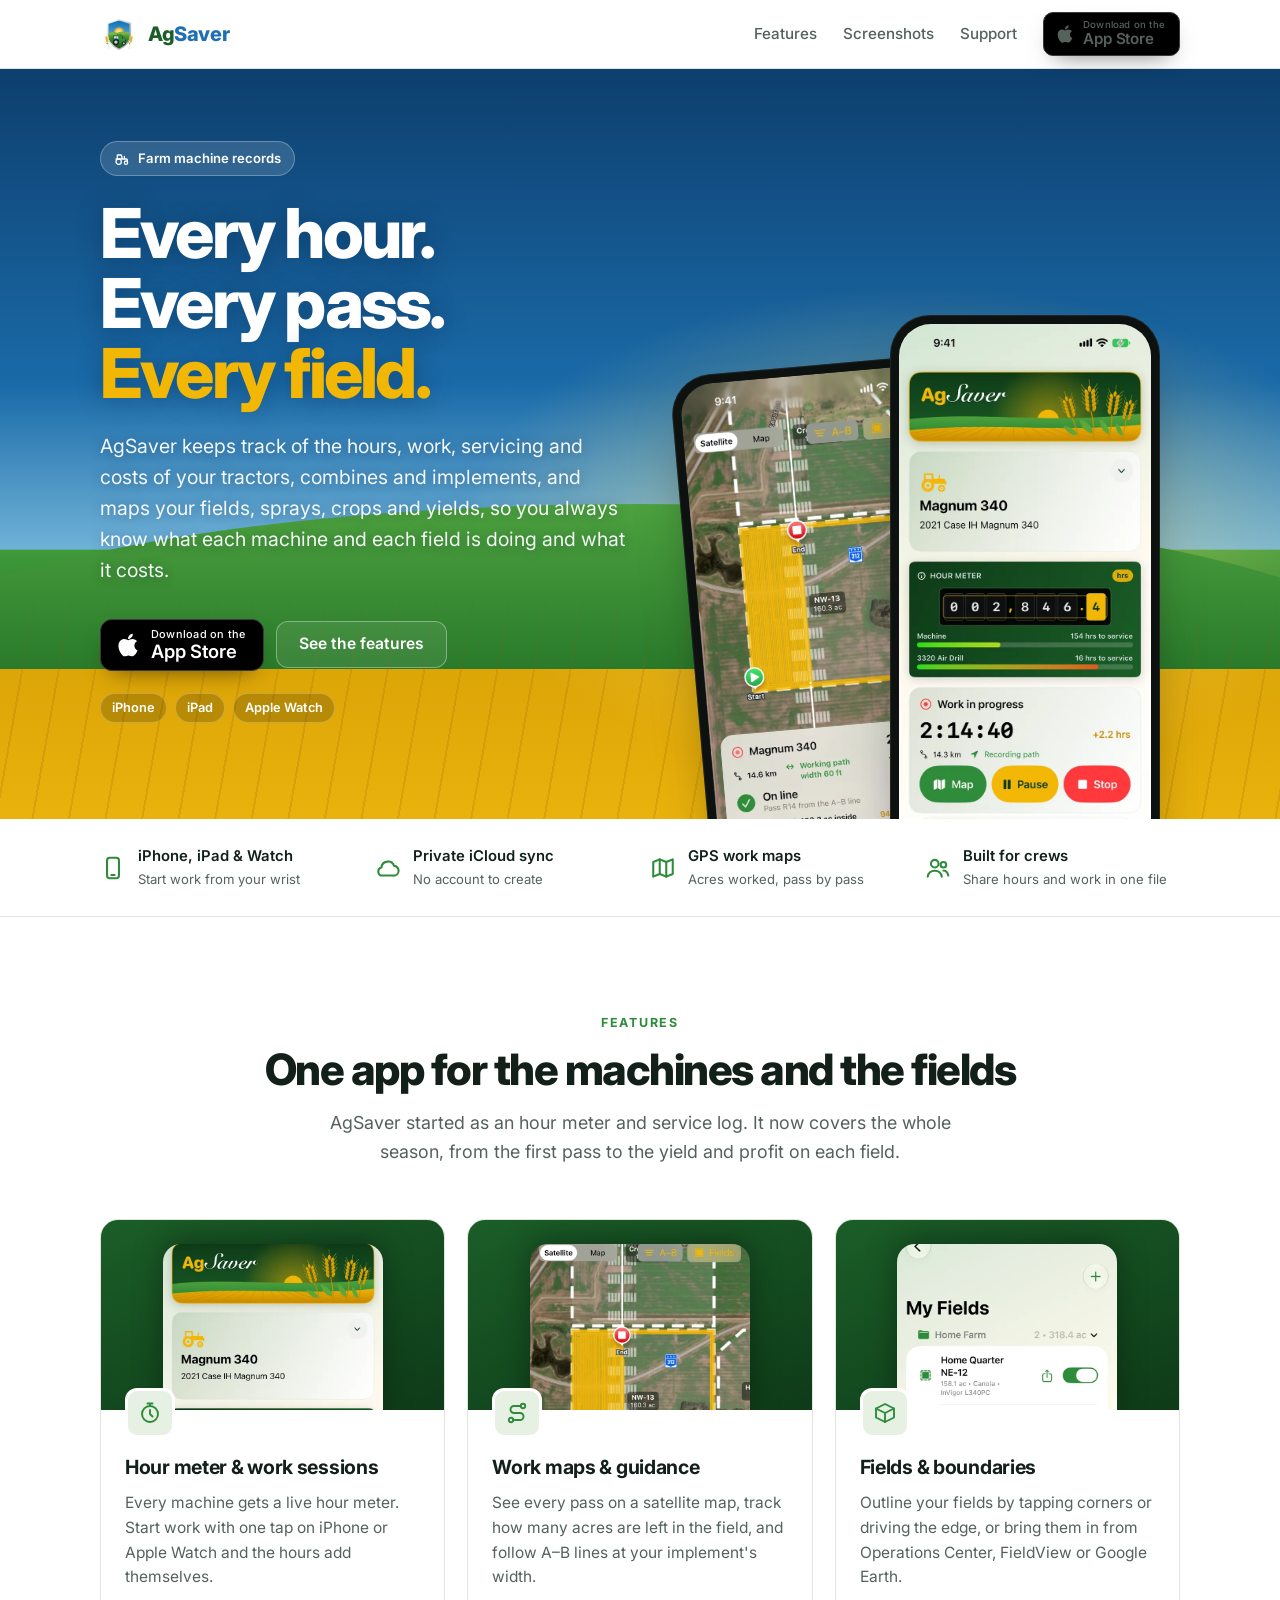
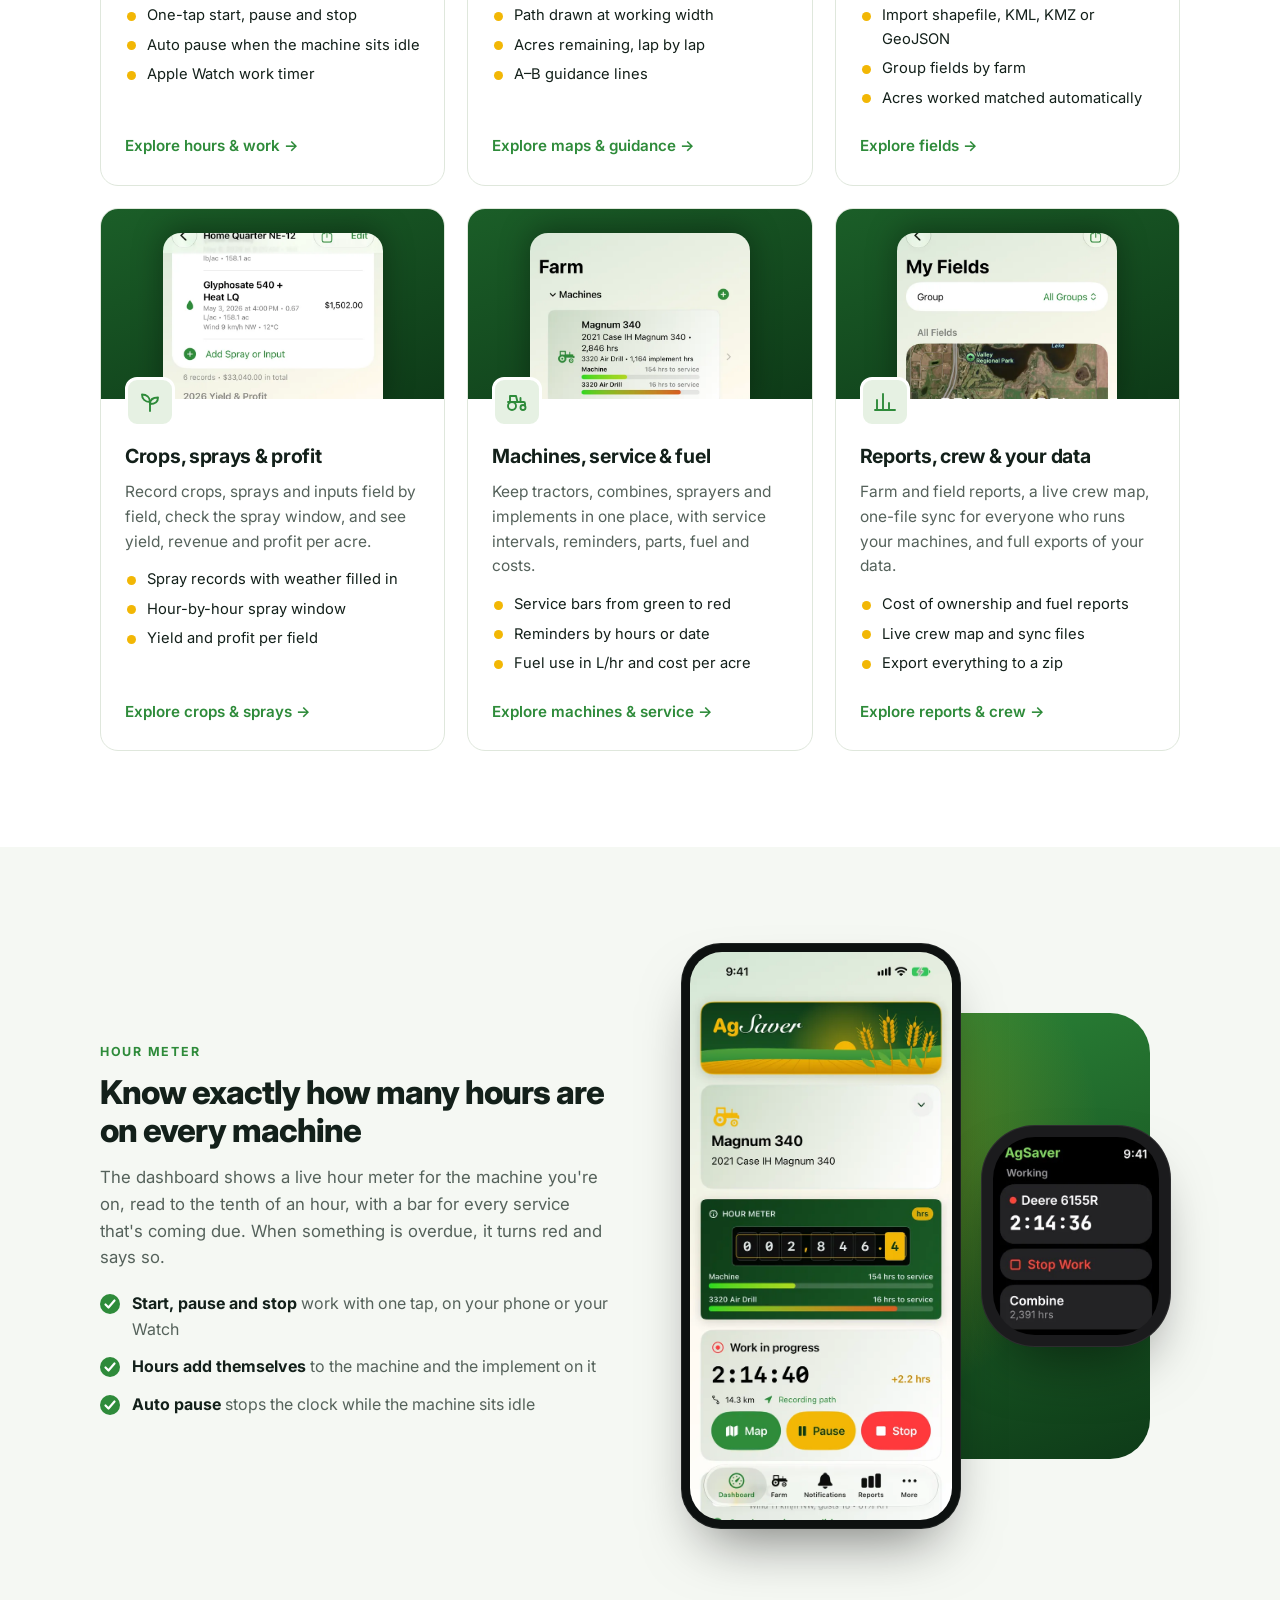
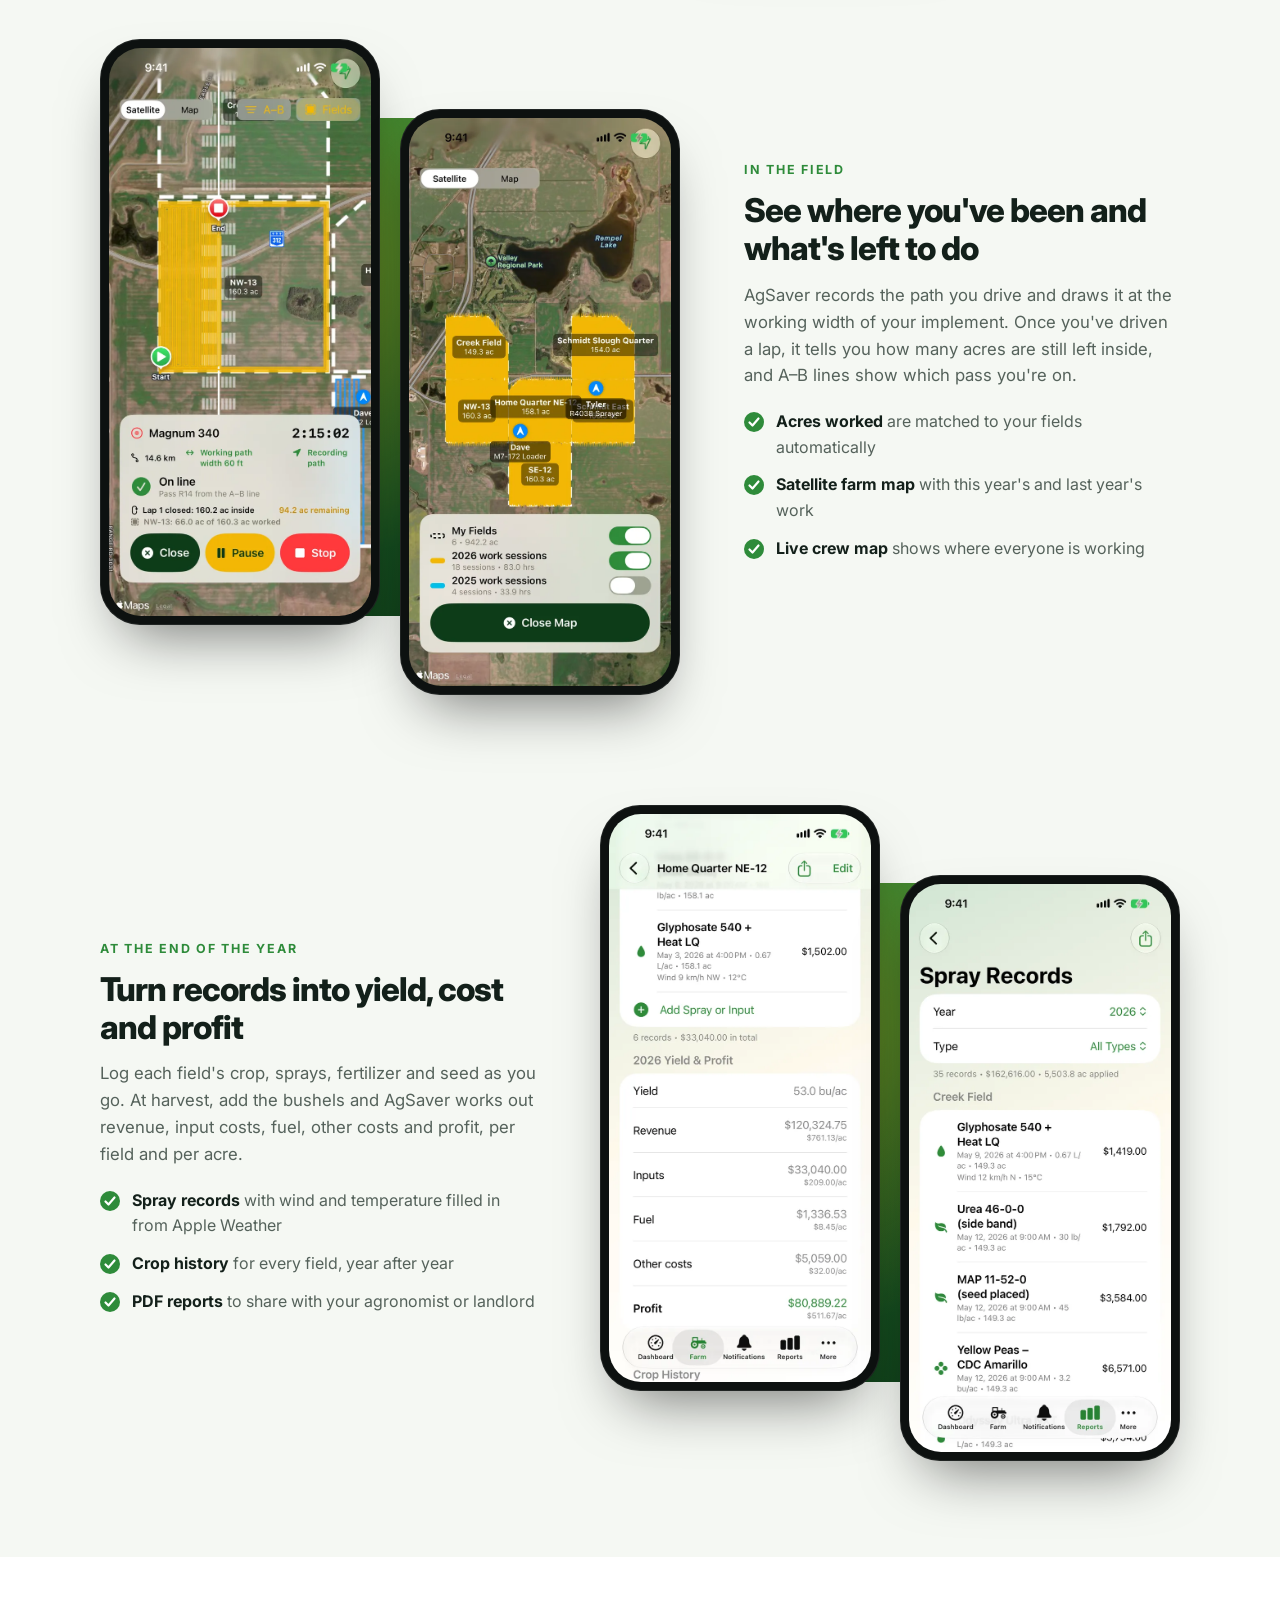
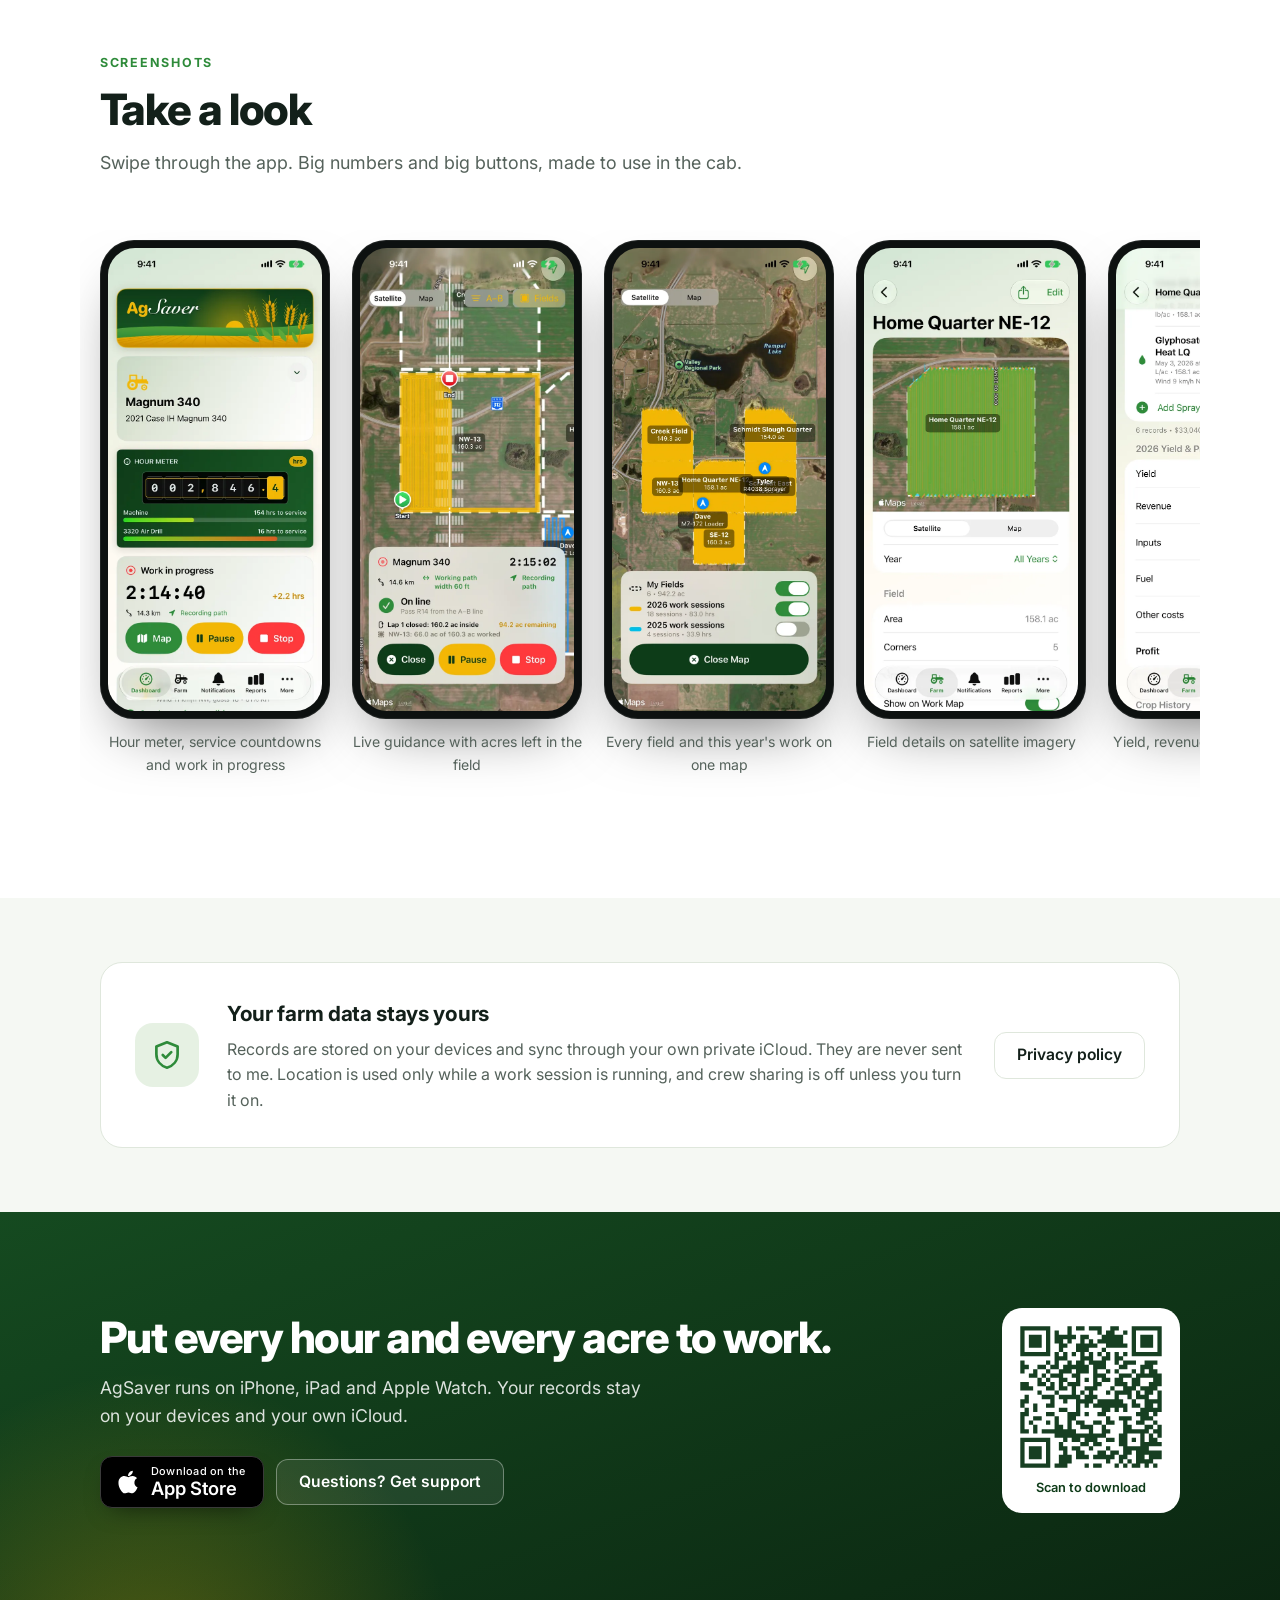
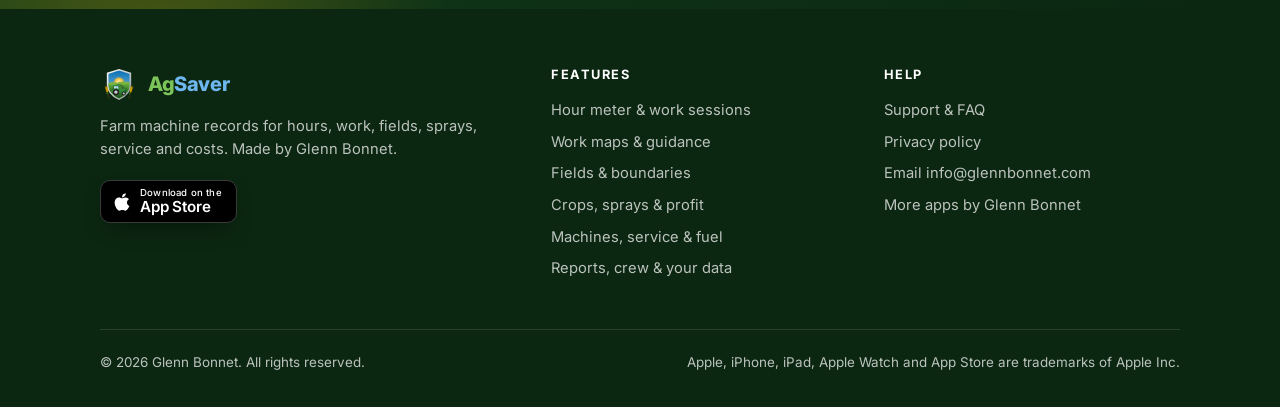
<file: index.html>
<!doctype html>
<html lang="en-CA">
<head>
<meta charset="utf-8">
<meta name="viewport" content="width=device-width, initial-scale=1">
<title>AgSaver — Farm machine records for iPhone, iPad and Apple Watch</title>
<meta name="description" content="AgSaver is the farm machine app for iPhone, iPad and Apple Watch: hour meters, work sessions, GPS work maps, A–B guidance, fields, spray records, yield and profit, service reminders, fuel and costs.">
<link rel="canonical" href="https://agsaver.ca/">
<meta name="theme-color" content="#1b5e28">
<meta name="apple-itunes-app" content="app-id=6827369143">
<meta property="og:type" content="website">
<meta property="og:site_name" content="AgSaver">
<meta property="og:title" content="AgSaver — Farm machine records for iPhone, iPad and Apple Watch">
<meta property="og:description" content="AgSaver is the farm machine app for iPhone, iPad and Apple Watch: hour meters, work sessions, GPS work maps, A–B guidance, fields, spray records, yield and profit, service reminders, fuel and costs.">
<meta property="og:url" content="https://agsaver.ca/">
<meta property="og:image" content="https://agsaver.ca/img/og.jpg">
<meta name="twitter:card" content="summary_large_image">
<link rel="icon" href="img/emblem.svg" type="image/svg+xml">
<link rel="icon" href="img/favicon-32.png" sizes="32x32" type="image/png">
<link rel="apple-touch-icon" href="img/apple-touch-icon.png">
<link rel="preconnect" href="https://fonts.googleapis.com">
<link rel="preconnect" href="https://fonts.gstatic.com" crossorigin>
<link href="https://fonts.googleapis.com/css2?family=Inter:wght@400;500;600;700;800&display=swap" rel="stylesheet">
<link rel="stylesheet" href="style.css?v=1">
</head>
<body>
<header class="site-header" id="top">
  <div class="wrap">
    <a href="index.html" class="brand" aria-label="AgSaver home"><img src="img/emblem.svg" alt="" width="38" height="38"><span><span class="ag">Ag</span><span class="sv">Saver</span></span></a>
    <button class="menu-toggle" aria-label="Menu" aria-expanded="false"><svg viewBox="0 0 24 24" fill="none" stroke="currentColor" stroke-width="1.9" stroke-linecap="round" stroke-linejoin="round" aria-hidden="true"><path d="M4 7h16M4 12h16M4 17h16"/></svg></button>
    <ul class="menu">
      <li class="has-sub"><a href="index.html#features">Features</a>
        <ul class="sub"><li><a href="work.html"><svg viewBox="0 0 24 24" fill="none" stroke="currentColor" stroke-width="1.9" stroke-linecap="round" stroke-linejoin="round" aria-hidden="true"><circle cx="12" cy="13" r="8"/><path d="M12 9v4l2.5 2.5M9.5 2.5h5M12 2.5V5"/></svg>Hour meter & work sessions</a></li><li><a href="maps.html"><svg viewBox="0 0 24 24" fill="none" stroke="currentColor" stroke-width="1.9" stroke-linecap="round" stroke-linejoin="round" aria-hidden="true"><circle cx="6" cy="19" r="2.2"/><circle cx="18" cy="5" r="2.2"/><path d="M8.2 19H15a3.5 3.5 0 0 0 0-7H9a3.5 3.5 0 0 1 0-7h6.8"/></svg>Work maps & guidance</a></li><li><a href="fields.html"><svg viewBox="0 0 24 24" fill="none" stroke="currentColor" stroke-width="1.9" stroke-linecap="round" stroke-linejoin="round" aria-hidden="true"><path d="M3 7.5 12 3l9 4.5v9L12 21l-9-4.5z"/><path d="M3 7.5l9 4.5 9-4.5M12 12v9"/></svg>Fields & boundaries</a></li><li><a href="crops.html"><svg viewBox="0 0 24 24" fill="none" stroke="currentColor" stroke-width="1.9" stroke-linecap="round" stroke-linejoin="round" aria-hidden="true"><path d="M12 21v-9"/><path d="M12 12C12 7 8.5 4.5 4 4.5c0 4.5 3 7.5 8 7.5z"/><path d="M12 14c0-4 3-6.5 8-6.5 0 4-3 6.5-8 6.5z"/></svg>Crops, sprays & profit</a></li><li><a href="machines.html"><svg viewBox="0 0 24 24" fill="none" stroke="currentColor" stroke-width="1.9" stroke-linecap="round" stroke-linejoin="round" aria-hidden="true"><circle cx="7" cy="16" r="4"/><circle cx="18" cy="17.5" r="2.5"/><path d="M5 12V6h6l1.5 6M11 12h7.5a1.5 1.5 0 0 1 1.5 1.5V15M15.5 12V8M3 12h9"/></svg>Machines, service & fuel</a></li><li><a href="reports.html"><svg viewBox="0 0 24 24" fill="none" stroke="currentColor" stroke-width="1.9" stroke-linecap="round" stroke-linejoin="round" aria-hidden="true"><path d="M4 20V10M10 20V4M16 20v-7M22 20H2"/></svg>Reports, crew & your data</a></li></ul>
      </li>
      <li><a href="index.html#screens">Screenshots</a></li>
      <li><a href="support.html">Support</a></li>
      <li><a class="appstore sm header-cta" href="https://apps.apple.com/ca/app/agsaver/id6827369143" target="_blank" rel="noopener"><svg viewBox="0 0 384 512" aria-hidden="true"><path fill="currentColor" d="M318.7 268.7c-.2-36.7 16.4-64.4 50-84.8-18.8-26.9-47.2-41.7-84.7-44.6-35.5-2.8-74.3 20.7-88.5 20.7-15 0-49.4-19.7-76.4-19.7C63.3 141.2 4 184.8 4 273.5q0 39.3 14.4 81.2c12.8 36.7 59 126.7 107.2 125.2 25.2-.6 43-17.9 75.8-17.9 31.8 0 48.3 17.9 76.4 17.9 48.6-.7 90.4-82.5 102.6-119.3-65.2-30.7-61.7-90-61.7-91.9zm-56.6-164.2c27.3-32.4 24.8-61.9 24-72.5-24.1 1.4-52 16.4-67.9 34.9-17.5 19.8-27.8 44.3-25.6 71.9 26.1 2 49.9-11.4 69.5-34.3z"/></svg><span><small>Download on the</small><strong>App Store</strong></span></a></li>
    </ul>
  </div>
</header>
<main>
<section class="hero" style="padding:0">
  <div class="wrap">
    <div class="hero-copy">
      <div class="kicker"><svg width="16" height="16" viewBox="0 0 24 24" fill="none" stroke="currentColor" stroke-width="1.9" stroke-linecap="round" stroke-linejoin="round" aria-hidden="true"><circle cx="7" cy="16" r="4"/><circle cx="18" cy="17.5" r="2.5"/><path d="M5 12V6h6l1.5 6M11 12h7.5a1.5 1.5 0 0 1 1.5 1.5V15M15.5 12V8M3 12h9"/></svg> Farm machine records</div>
      <h1>Every hour.<br>Every pass.<br><em>Every field.</em></h1>
      <p class="sub">AgSaver keeps track of the hours, work, servicing and costs of your tractors, combines and implements, and maps your fields, sprays, crops and yields, so you always know what each machine and each field is doing and what it costs.</p>
      <div class="btns"><a class="appstore" href="https://apps.apple.com/ca/app/agsaver/id6827369143" target="_blank" rel="noopener"><svg viewBox="0 0 384 512" aria-hidden="true"><path fill="currentColor" d="M318.7 268.7c-.2-36.7 16.4-64.4 50-84.8-18.8-26.9-47.2-41.7-84.7-44.6-35.5-2.8-74.3 20.7-88.5 20.7-15 0-49.4-19.7-76.4-19.7C63.3 141.2 4 184.8 4 273.5q0 39.3 14.4 81.2c12.8 36.7 59 126.7 107.2 125.2 25.2-.6 43-17.9 75.8-17.9 31.8 0 48.3 17.9 76.4 17.9 48.6-.7 90.4-82.5 102.6-119.3-65.2-30.7-61.7-90-61.7-91.9zm-56.6-164.2c27.3-32.4 24.8-61.9 24-72.5-24.1 1.4-52 16.4-67.9 34.9-17.5 19.8-27.8 44.3-25.6 71.9 26.1 2 49.9-11.4 69.5-34.3z"/></svg><span><small>Download on the</small><strong>App Store</strong></span></a><a href="#features" class="btn btn-ghost-light">See the features</a></div>
      <div class="platforms"><span>iPhone</span><span>iPad</span><span>Apple Watch</span></div>
    </div>
    <div class="hero-phones">
      <div class="phone"><img src="img/shots/liveguidance.webp" alt="Live guidance while working a field" width="640" height="1387" loading="lazy" decoding="async"></div>
      <div class="phone"><img src="img/shots/dashboard.webp" alt="AgSaver dashboard with the hour meter and a work session in progress" width="640" height="1387" loading="lazy" decoding="async"></div>
    </div>
  </div>
</section>

<div class="strip">
  <div class="wrap">
    <div><svg viewBox="0 0 24 24" fill="none" stroke="currentColor" stroke-width="1.9" stroke-linecap="round" stroke-linejoin="round" aria-hidden="true"><rect x="6.5" y="2.5" width="11" height="19" rx="2.5"/><path d="M10.5 18.5h3"/></svg><p>iPhone, iPad &amp; Watch<span>Start work from your wrist</span></p></div>
    <div><svg viewBox="0 0 24 24" fill="none" stroke="currentColor" stroke-width="1.9" stroke-linecap="round" stroke-linejoin="round" aria-hidden="true"><path d="M7 19h10a4.5 4.5 0 0 0 .6-9A6 6 0 0 0 6 11.5 3.8 3.8 0 0 0 7 19z"/></svg><p>Private iCloud sync<span>No account to create</span></p></div>
    <div><svg viewBox="0 0 24 24" fill="none" stroke="currentColor" stroke-width="1.9" stroke-linecap="round" stroke-linejoin="round" aria-hidden="true"><path d="M9 4 3 6.5v13.5l6-2.5 6 2.5 6-2.5V4l-6 2.5z"/><path d="M9 4v13.5M15 6.5V20"/></svg><p>GPS work maps<span>Acres worked, pass by pass</span></p></div>
    <div><svg viewBox="0 0 24 24" fill="none" stroke="currentColor" stroke-width="1.9" stroke-linecap="round" stroke-linejoin="round" aria-hidden="true"><circle cx="9" cy="8" r="3.5"/><path d="M2.5 20c.6-3.6 3.2-5.5 6.5-5.5s5.9 1.9 6.5 5.5"/><circle cx="17" cy="9" r="2.6"/><path d="M17 14.3c2.5.2 4 1.8 4.5 4.7"/></svg><p>Built for crews<span>Share hours and work in one file</span></p></div>
  </div>
</div>

<section id="features">
  <div class="wrap">
    <div class="section-head center">
      <div class="eyebrow">Features</div>
      <h2>One app for the machines and the fields</h2>
      <p class="lead">AgSaver started as an hour meter and service log. It now covers the whole season, from the first pass to the yield and profit on each field.</p>
    </div>
    <div class="sets"><a class="set" href="work.html">
        <div class="set-img"><img src="img/shots/dashboard.webp" alt="" width="640" height="1387" loading="lazy" decoding="async"></div>
        <div class="set-body"><div class="ic"><svg viewBox="0 0 24 24" fill="none" stroke="currentColor" stroke-width="1.9" stroke-linecap="round" stroke-linejoin="round" aria-hidden="true"><circle cx="12" cy="13" r="8"/><path d="M12 9v4l2.5 2.5M9.5 2.5h5M12 2.5V5"/></svg></div><h3>Hour meter & work sessions</h3><p>Every machine gets a live hour meter. Start work with one tap on iPhone or Apple Watch and the hours add themselves.</p>
          <ul><li>One-tap start, pause and stop</li><li>Auto pause when the machine sits idle</li><li>Apple Watch work timer</li></ul><span class="more">Explore hours & work →</span></div>
      </a><a class="set" href="maps.html">
        <div class="set-img"><img src="img/shots/liveguidance.webp" alt="" width="640" height="1387" loading="lazy" decoding="async"></div>
        <div class="set-body"><div class="ic"><svg viewBox="0 0 24 24" fill="none" stroke="currentColor" stroke-width="1.9" stroke-linecap="round" stroke-linejoin="round" aria-hidden="true"><circle cx="6" cy="19" r="2.2"/><circle cx="18" cy="5" r="2.2"/><path d="M8.2 19H15a3.5 3.5 0 0 0 0-7H9a3.5 3.5 0 0 1 0-7h6.8"/></svg></div><h3>Work maps & guidance</h3><p>See every pass on a satellite map, track how many acres are left in the field, and follow A–B lines at your implement's width.</p>
          <ul><li>Path drawn at working width</li><li>Acres remaining, lap by lap</li><li>A–B guidance lines</li></ul><span class="more">Explore maps & guidance →</span></div>
      </a><a class="set" href="fields.html">
        <div class="set-img"><img src="img/shots/myfields.webp" alt="" width="640" height="1387" loading="lazy" decoding="async"></div>
        <div class="set-body"><div class="ic"><svg viewBox="0 0 24 24" fill="none" stroke="currentColor" stroke-width="1.9" stroke-linecap="round" stroke-linejoin="round" aria-hidden="true"><path d="M3 7.5 12 3l9 4.5v9L12 21l-9-4.5z"/><path d="M3 7.5l9 4.5 9-4.5M12 12v9"/></svg></div><h3>Fields & boundaries</h3><p>Outline your fields by tapping corners or driving the edge, or bring them in from Operations Center, FieldView or Google Earth.</p>
          <ul><li>Import shapefile, KML, KMZ or GeoJSON</li><li>Group fields by farm</li><li>Acres worked matched automatically</li></ul><span class="more">Explore fields →</span></div>
      </a><a class="set" href="crops.html">
        <div class="set-img"><img src="img/shots/yieldprofit.webp" alt="" width="640" height="1387" loading="lazy" decoding="async"></div>
        <div class="set-body"><div class="ic"><svg viewBox="0 0 24 24" fill="none" stroke="currentColor" stroke-width="1.9" stroke-linecap="round" stroke-linejoin="round" aria-hidden="true"><path d="M12 21v-9"/><path d="M12 12C12 7 8.5 4.5 4 4.5c0 4.5 3 7.5 8 7.5z"/><path d="M12 14c0-4 3-6.5 8-6.5 0 4-3 6.5-8 6.5z"/></svg></div><h3>Crops, sprays & profit</h3><p>Record crops, sprays and inputs field by field, check the spray window, and see yield, revenue and profit per acre.</p>
          <ul><li>Spray records with weather filled in</li><li>Hour-by-hour spray window</li><li>Yield and profit per field</li></ul><span class="more">Explore crops & sprays →</span></div>
      </a><a class="set" href="machines.html">
        <div class="set-img"><img src="img/shots/farm.webp" alt="" width="640" height="1387" loading="lazy" decoding="async"></div>
        <div class="set-body"><div class="ic"><svg viewBox="0 0 24 24" fill="none" stroke="currentColor" stroke-width="1.9" stroke-linecap="round" stroke-linejoin="round" aria-hidden="true"><circle cx="7" cy="16" r="4"/><circle cx="18" cy="17.5" r="2.5"/><path d="M5 12V6h6l1.5 6M11 12h7.5a1.5 1.5 0 0 1 1.5 1.5V15M15.5 12V8M3 12h9"/></svg></div><h3>Machines, service & fuel</h3><p>Keep tractors, combines, sprayers and implements in one place, with service intervals, reminders, parts, fuel and costs.</p>
          <ul><li>Service bars from green to red</li><li>Reminders by hours or date</li><li>Fuel use in L/hr and cost per acre</li></ul><span class="more">Explore machines & service →</span></div>
      </a><a class="set" href="reports.html">
        <div class="set-img"><img src="img/shots/fieldsreport.webp" alt="" width="640" height="1387" loading="lazy" decoding="async"></div>
        <div class="set-body"><div class="ic"><svg viewBox="0 0 24 24" fill="none" stroke="currentColor" stroke-width="1.9" stroke-linecap="round" stroke-linejoin="round" aria-hidden="true"><path d="M4 20V10M10 20V4M16 20v-7M22 20H2"/></svg></div><h3>Reports, crew & your data</h3><p>Farm and field reports, a live crew map, one-file sync for everyone who runs your machines, and full exports of your data.</p>
          <ul><li>Cost of ownership and fuel reports</li><li>Live crew map and sync files</li><li>Export everything to a zip</li></ul><span class="more">Explore reports & crew →</span></div>
      </a></div>
  </div>
</section>

<section class="alt">
  <div class="wrap">
    <div class="row">
      <div>
        <div class="eyebrow">Hour meter</div>
        <h3>Know exactly how many hours are on every machine</h3>
        <p>The dashboard shows a live hour meter for the machine you're on, read to the tenth of an hour, with a bar for every service that's coming due. When something is overdue, it turns red and says so.</p><ul class="ticks"><li><strong>Start, pause and stop</strong> work with one tap, on your phone or your Watch</li><li><strong>Hours add themselves</strong> to the machine and the implement on it</li><li><strong>Auto pause</strong> stops the clock while the machine sits idle</li></ul>
      </div>
      <div class="row-media"><div class="phone"><img src="img/shots/dashboard.webp" alt="Dashboard with hour meter" width="640" height="1387" loading="lazy" decoding="async"></div><div class="phone watch"><img src="img/shots/watch.webp" alt="Work timer on Apple Watch" width="416" height="496" loading="lazy" decoding="async"></div></div>
    </div>

    <div class="row flip">
      <div>
        <div class="eyebrow">In the field</div>
        <h3>See where you've been and what's left to do</h3>
        <p>AgSaver records the path you drive and draws it at the working width of your implement. Once you've driven a lap, it tells you how many acres are still left inside, and A–B lines show which pass you're on.</p><ul class="ticks"><li><strong>Acres worked</strong> are matched to your fields automatically</li><li><strong>Satellite farm map</strong> with this year's and last year's work</li><li><strong>Live crew map</strong> shows where everyone is working</li></ul>
      </div>
      <div class="row-media"><div class="phone"><img src="img/shots/liveguidance.webp" alt="Live guidance" width="640" height="1387" loading="lazy" decoding="async"></div><div class="phone"><img src="img/shots/farmmap.webp" alt="Farm map" width="640" height="1387" loading="lazy" decoding="async"></div></div>
    </div>

    <div class="row">
      <div>
        <div class="eyebrow">At the end of the year</div>
        <h3>Turn records into yield, cost and profit</h3>
        <p>Log each field's crop, sprays, fertilizer and seed as you go. At harvest, add the bushels and AgSaver works out revenue, input costs, fuel, other costs and profit, per field and per acre.</p><ul class="ticks"><li><strong>Spray records</strong> with wind and temperature filled in from Apple Weather</li><li><strong>Crop history</strong> for every field, year after year</li><li><strong>PDF reports</strong> to share with your agronomist or landlord</li></ul>
      </div>
      <div class="row-media"><div class="phone"><img src="img/shots/yieldprofit.webp" alt="Yield and profit" width="640" height="1387" loading="lazy" decoding="async"></div><div class="phone"><img src="img/shots/sprayrecords.webp" alt="Spray records" width="640" height="1387" loading="lazy" decoding="async"></div></div>
    </div>

  </div>
</section>

<section id="screens">
  <div class="wrap">
    <div class="section-head"><div class="eyebrow">Screenshots</div><h2>Take a look</h2><p class="lead">Swipe through the app. Big numbers and big buttons, made to use in the cab.</p></div>
    <div class="gallery"><figure><div class="phone"><img src="img/shots/dashboard.webp" alt="Hour meter, service countdowns and work in progress" width="640" height="1387" loading="lazy" decoding="async"></div><figcaption>Hour meter, service countdowns and work in progress</figcaption></figure><figure><div class="phone"><img src="img/shots/liveguidance.webp" alt="Live guidance with acres left in the field" width="640" height="1387" loading="lazy" decoding="async"></div><figcaption>Live guidance with acres left in the field</figcaption></figure><figure><div class="phone"><img src="img/shots/farmmap.webp" alt="Every field and this year&#x27;s work on one map" width="640" height="1387" loading="lazy" decoding="async"></div><figcaption>Every field and this year's work on one map</figcaption></figure><figure><div class="phone"><img src="img/shots/fieldmap.webp" alt="Field details on satellite imagery" width="640" height="1387" loading="lazy" decoding="async"></div><figcaption>Field details on satellite imagery</figcaption></figure><figure><div class="phone"><img src="img/shots/yieldprofit.webp" alt="Yield, revenue and profit per acre" width="640" height="1387" loading="lazy" decoding="async"></div><figcaption>Yield, revenue and profit per acre</figcaption></figure><figure><div class="phone"><img src="img/shots/fieldinputs.webp" alt="Crop, sprays and inputs for each field" width="640" height="1387" loading="lazy" decoding="async"></div><figcaption>Crop, sprays and inputs for each field</figcaption></figure><figure><div class="phone"><img src="img/shots/sprayrecords.webp" alt="Spray records for the whole farm" width="640" height="1387" loading="lazy" decoding="async"></div><figcaption>Spray records for the whole farm</figcaption></figure><figure><div class="phone"><img src="img/shots/farm.webp" alt="Machines and implements with service bars" width="640" height="1387" loading="lazy" decoding="async"></div><figcaption>Machines and implements with service bars</figcaption></figure><figure><div class="phone"><img src="img/shots/myfields.webp" alt="Fields sorted into groups" width="640" height="1387" loading="lazy" decoding="async"></div><figcaption>Fields sorted into groups</figcaption></figure><figure><div class="phone"><img src="img/shots/fieldsreport.webp" alt="Field reports on satellite imagery" width="640" height="1387" loading="lazy" decoding="async"></div><figcaption>Field reports on satellite imagery</figcaption></figure><figure style="flex-basis:200px;align-self:center"><div class="phone watch"><img src="img/shots/watch.webp" alt="A work session on Apple Watch" width="416" height="496" loading="lazy" decoding="async"></div><figcaption>Start and stop work from your wrist</figcaption></figure></div>
  </div>
</section>

<section class="tight alt">
  <div class="wrap">
    <div class="privacy">
      <div class="shield"><svg viewBox="0 0 24 24" fill="none" stroke="currentColor" stroke-width="1.9" stroke-linecap="round" stroke-linejoin="round" aria-hidden="true"><path d="M12 3 4.5 6v5.5c0 4.6 3.1 8.2 7.5 9.5 4.4-1.3 7.5-4.9 7.5-9.5V6z"/><path d="m9 12 2 2 4-4"/></svg></div>
      <div><h3>Your farm data stays yours</h3><p>Records are stored on your devices and sync through your own private iCloud. They are never sent to me. Location is used only while a work session is running, and crew sharing is off unless you turn it on.</p></div>
      <a href="privacy.html" class="btn btn-ghost">Privacy policy</a>
    </div>
  </div>
</section>
<section class="cta">
  <div class="wrap">
    <div>
      <h2>Put every hour and every acre to work.</h2>
      <p>AgSaver runs on iPhone, iPad and Apple Watch. Your records stay on your devices and your own iCloud.</p>
      <div class="btns"><a class="appstore" href="https://apps.apple.com/ca/app/agsaver/id6827369143" target="_blank" rel="noopener"><svg viewBox="0 0 384 512" aria-hidden="true"><path fill="currentColor" d="M318.7 268.7c-.2-36.7 16.4-64.4 50-84.8-18.8-26.9-47.2-41.7-84.7-44.6-35.5-2.8-74.3 20.7-88.5 20.7-15 0-49.4-19.7-76.4-19.7C63.3 141.2 4 184.8 4 273.5q0 39.3 14.4 81.2c12.8 36.7 59 126.7 107.2 125.2 25.2-.6 43-17.9 75.8-17.9 31.8 0 48.3 17.9 76.4 17.9 48.6-.7 90.4-82.5 102.6-119.3-65.2-30.7-61.7-90-61.7-91.9zm-56.6-164.2c27.3-32.4 24.8-61.9 24-72.5-24.1 1.4-52 16.4-67.9 34.9-17.5 19.8-27.8 44.3-25.6 71.9 26.1 2 49.9-11.4 69.5-34.3z"/></svg><span><small>Download on the</small><strong>App Store</strong></span></a><a href="support.html" class="btn btn-ghost-light">Questions? Get support</a></div>
    </div>
    <div class="qr"><img src="img/qr.svg" alt="QR code to AgSaver on the App Store" width="150" height="150">Scan to download</div>
  </div>
</section>
</main>
<footer class="site-footer">
  <div class="wrap">
    <div class="cols">
      <div>
        <a href="index.html" class="brand"><img src="img/emblem.svg" alt="" width="38" height="38"><span><span class="ag">Ag</span><span class="sv">Saver</span></span></a>
        <p>Farm machine records for hours, work, fields, sprays, service and costs. Made by Glenn Bonnet.</p>
        <p style="margin-top:18px"><a class="appstore sm" href="https://apps.apple.com/ca/app/agsaver/id6827369143" target="_blank" rel="noopener"><svg viewBox="0 0 384 512" aria-hidden="true"><path fill="currentColor" d="M318.7 268.7c-.2-36.7 16.4-64.4 50-84.8-18.8-26.9-47.2-41.7-84.7-44.6-35.5-2.8-74.3 20.7-88.5 20.7-15 0-49.4-19.7-76.4-19.7C63.3 141.2 4 184.8 4 273.5q0 39.3 14.4 81.2c12.8 36.7 59 126.7 107.2 125.2 25.2-.6 43-17.9 75.8-17.9 31.8 0 48.3 17.9 76.4 17.9 48.6-.7 90.4-82.5 102.6-119.3-65.2-30.7-61.7-90-61.7-91.9zm-56.6-164.2c27.3-32.4 24.8-61.9 24-72.5-24.1 1.4-52 16.4-67.9 34.9-17.5 19.8-27.8 44.3-25.6 71.9 26.1 2 49.9-11.4 69.5-34.3z"/></svg><span><small>Download on the</small><strong>App Store</strong></span></a></p>
      </div>
      <div><h4>Features</h4><ul><li><a href="work.html">Hour meter & work sessions</a></li><li><a href="maps.html">Work maps & guidance</a></li><li><a href="fields.html">Fields & boundaries</a></li><li><a href="crops.html">Crops, sprays & profit</a></li><li><a href="machines.html">Machines, service & fuel</a></li><li><a href="reports.html">Reports, crew & your data</a></li></ul></div>
      <div><h4>Help</h4><ul>
        <li><a href="support.html">Support &amp; FAQ</a></li>
        <li><a href="privacy.html">Privacy policy</a></li>
        <li><a href="mailto:info@glennbonnet.com">Email info@glennbonnet.com</a></li>
        <li><a href="https://glennbonnet.com" rel="noopener">More apps by Glenn Bonnet</a></li>
      </ul></div>
    </div>
    <div class="legal"><span>© <span class="yr">2026</span> Glenn Bonnet. All rights reserved.</span><span>Apple, iPhone, iPad, Apple Watch and App Store are trademarks of Apple Inc.</span></div>
  </div>
</footer>
<script>
document.querySelectorAll('.yr').forEach(e => e.textContent = new Date().getFullYear());
const h = document.querySelector('.site-header'), t = h.querySelector('.menu-toggle');
t.addEventListener('click', () => { const o = h.classList.toggle('open'); t.setAttribute('aria-expanded', o); });
h.querySelectorAll('.menu a').forEach(a => a.addEventListener('click', () => { h.classList.remove('open'); t.setAttribute('aria-expanded', false); }));
</script>
</body>
</html>
</file>
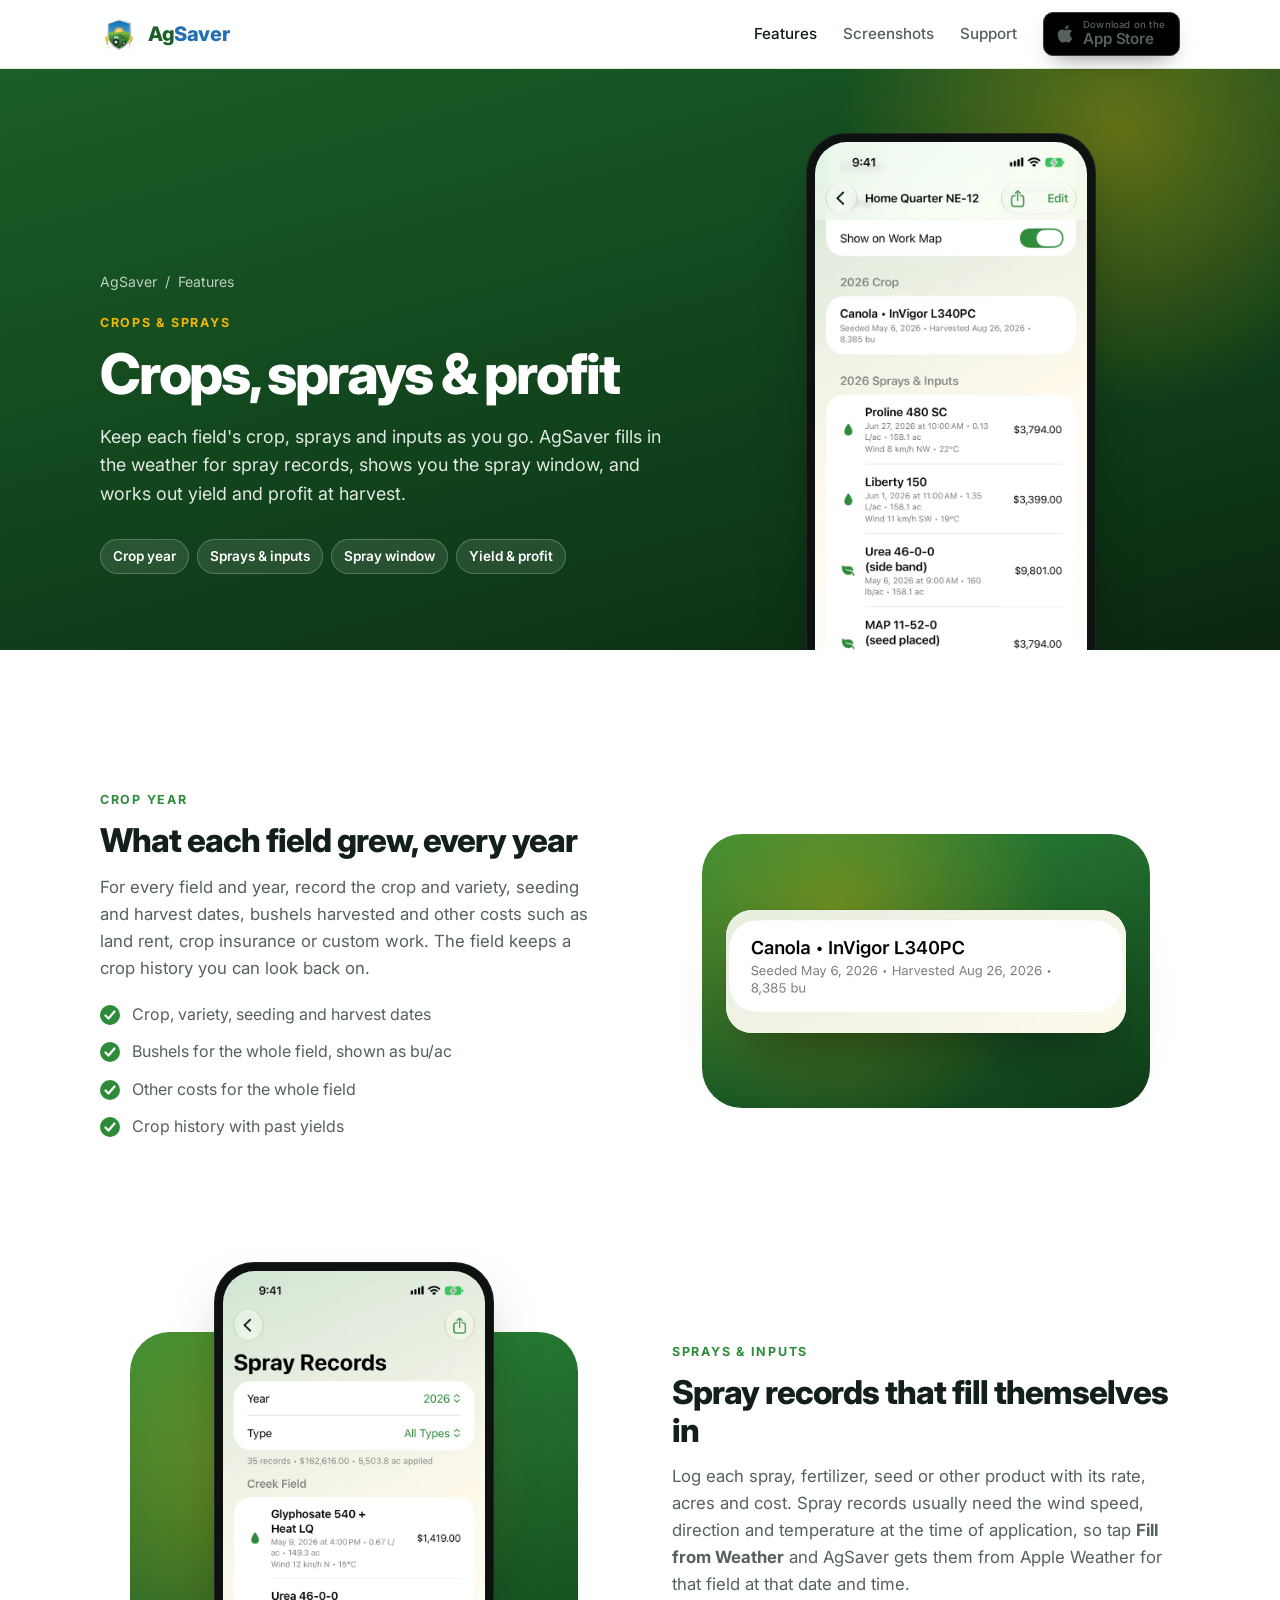
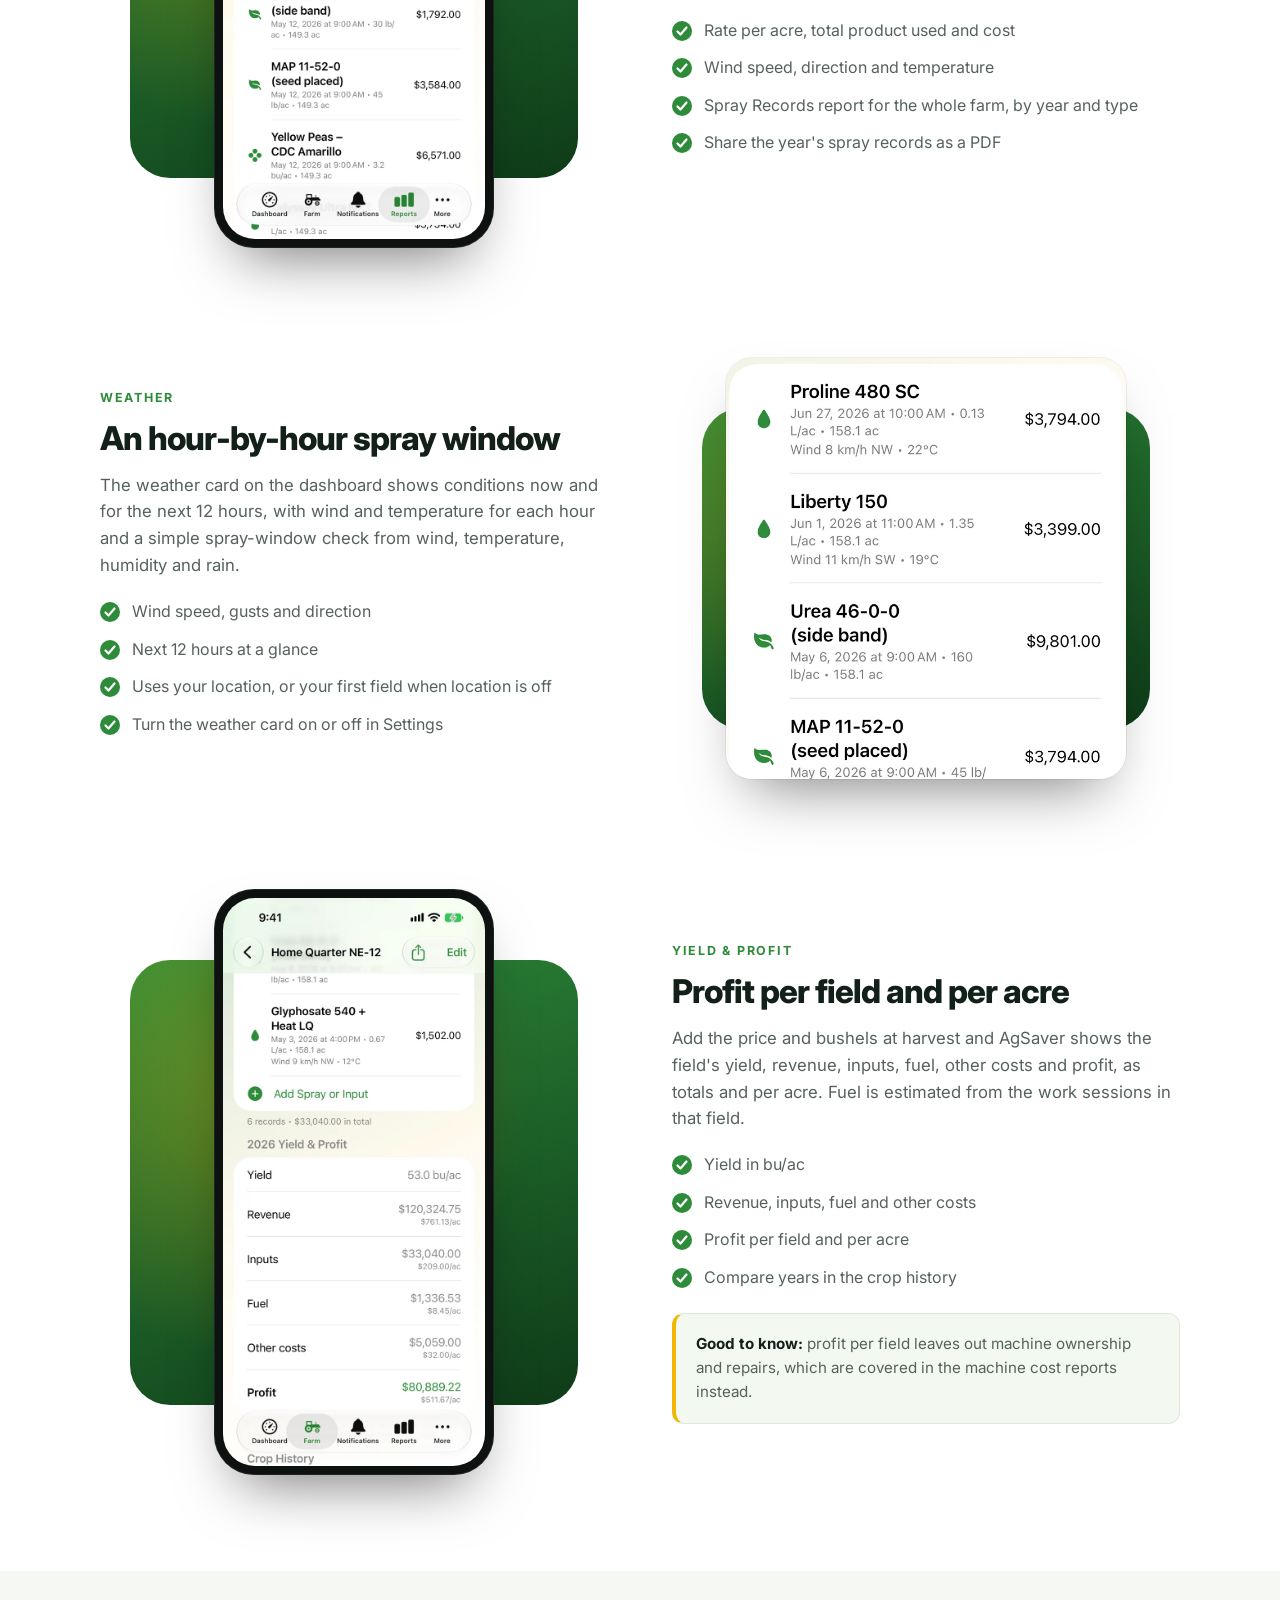
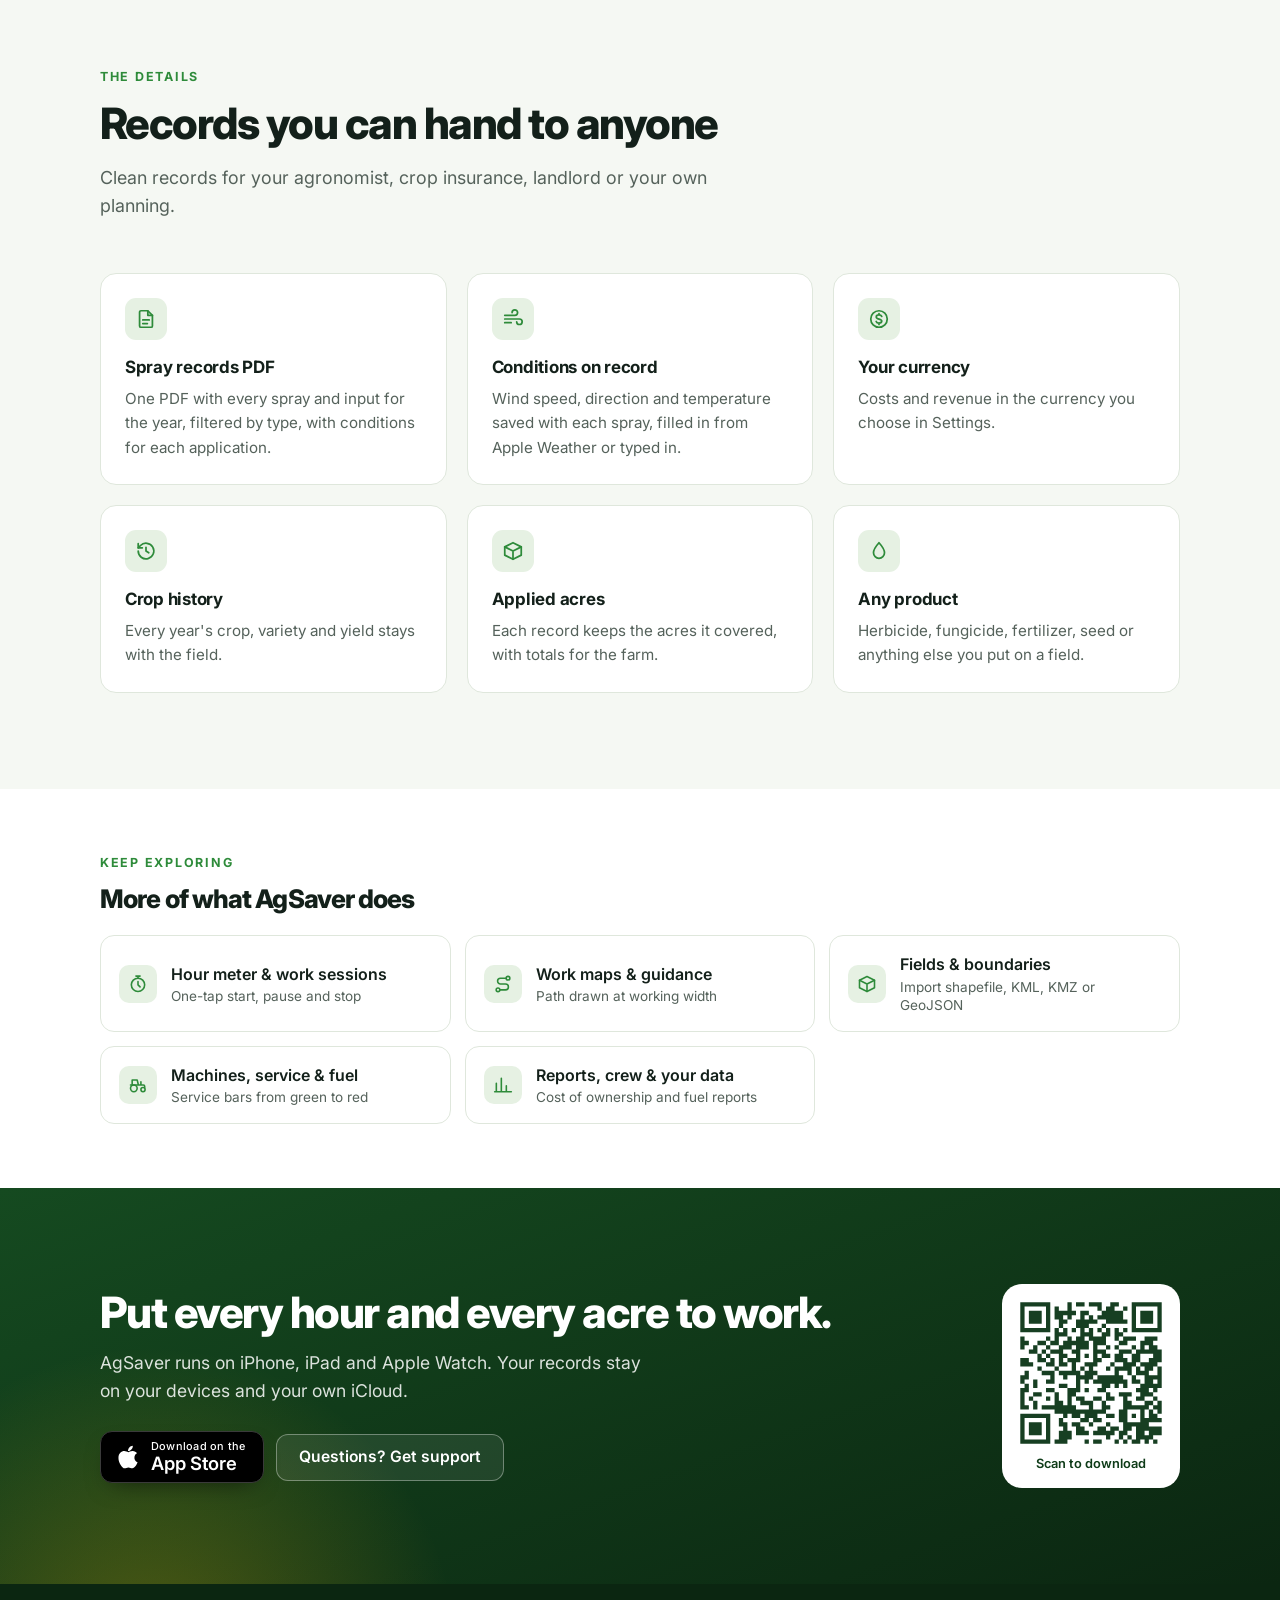
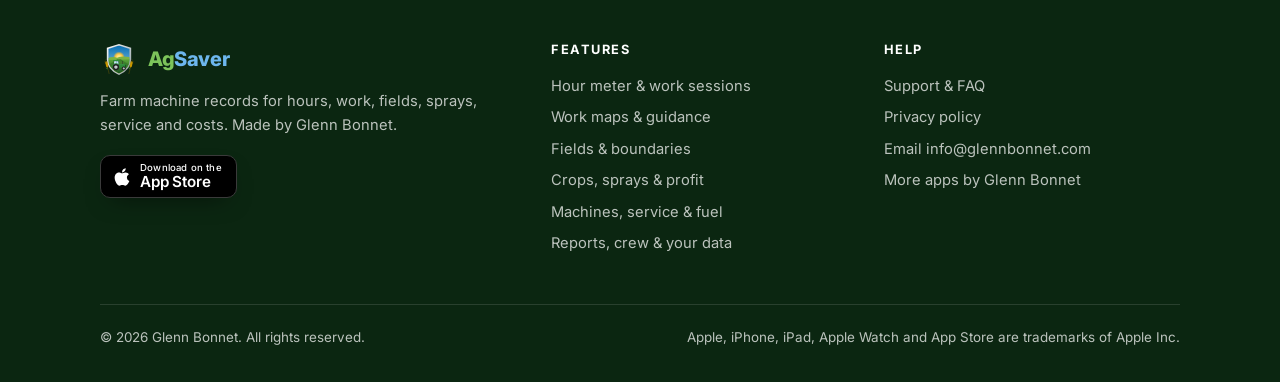
<file: crops.html>
<!doctype html>
<html lang="en-CA">
<head>
<meta charset="utf-8">
<meta name="viewport" content="width=device-width, initial-scale=1">
<title>Crops, sprays &amp; profit — AgSaver</title>
<meta name="description" content="Record crops, sprays, fertilizer and seed by field in AgSaver, fill in spray conditions from Apple Weather, check the hourly spray window and see yield, revenue and profit per acre.">
<link rel="canonical" href="https://agsaver.ca/crops.html">
<meta name="theme-color" content="#1b5e28">
<meta name="apple-itunes-app" content="app-id=6827369143">
<meta property="og:type" content="website">
<meta property="og:site_name" content="AgSaver">
<meta property="og:title" content="Crops, sprays &amp; profit — AgSaver">
<meta property="og:description" content="Record crops, sprays, fertilizer and seed by field in AgSaver, fill in spray conditions from Apple Weather, check the hourly spray window and see yield, revenue and profit per acre.">
<meta property="og:url" content="https://agsaver.ca/crops.html">
<meta property="og:image" content="https://agsaver.ca/img/og.jpg">
<meta name="twitter:card" content="summary_large_image">
<link rel="icon" href="img/emblem.svg" type="image/svg+xml">
<link rel="icon" href="img/favicon-32.png" sizes="32x32" type="image/png">
<link rel="apple-touch-icon" href="img/apple-touch-icon.png">
<link rel="preconnect" href="https://fonts.googleapis.com">
<link rel="preconnect" href="https://fonts.gstatic.com" crossorigin>
<link href="https://fonts.googleapis.com/css2?family=Inter:wght@400;500;600;700;800&display=swap" rel="stylesheet">
<link rel="stylesheet" href="style.css?v=1">
</head>
<body>
<header class="site-header" id="top">
  <div class="wrap">
    <a href="index.html" class="brand" aria-label="AgSaver home"><img src="img/emblem.svg" alt="" width="38" height="38"><span><span class="ag">Ag</span><span class="sv">Saver</span></span></a>
    <button class="menu-toggle" aria-label="Menu" aria-expanded="false"><svg viewBox="0 0 24 24" fill="none" stroke="currentColor" stroke-width="1.9" stroke-linecap="round" stroke-linejoin="round" aria-hidden="true"><path d="M4 7h16M4 12h16M4 17h16"/></svg></button>
    <ul class="menu">
      <li class="has-sub"><a href="index.html#features" class="active">Features</a>
        <ul class="sub"><li><a href="work.html"><svg viewBox="0 0 24 24" fill="none" stroke="currentColor" stroke-width="1.9" stroke-linecap="round" stroke-linejoin="round" aria-hidden="true"><circle cx="12" cy="13" r="8"/><path d="M12 9v4l2.5 2.5M9.5 2.5h5M12 2.5V5"/></svg>Hour meter & work sessions</a></li><li><a href="maps.html"><svg viewBox="0 0 24 24" fill="none" stroke="currentColor" stroke-width="1.9" stroke-linecap="round" stroke-linejoin="round" aria-hidden="true"><circle cx="6" cy="19" r="2.2"/><circle cx="18" cy="5" r="2.2"/><path d="M8.2 19H15a3.5 3.5 0 0 0 0-7H9a3.5 3.5 0 0 1 0-7h6.8"/></svg>Work maps & guidance</a></li><li><a href="fields.html"><svg viewBox="0 0 24 24" fill="none" stroke="currentColor" stroke-width="1.9" stroke-linecap="round" stroke-linejoin="round" aria-hidden="true"><path d="M3 7.5 12 3l9 4.5v9L12 21l-9-4.5z"/><path d="M3 7.5l9 4.5 9-4.5M12 12v9"/></svg>Fields & boundaries</a></li><li><a href="crops.html" class="active"><svg viewBox="0 0 24 24" fill="none" stroke="currentColor" stroke-width="1.9" stroke-linecap="round" stroke-linejoin="round" aria-hidden="true"><path d="M12 21v-9"/><path d="M12 12C12 7 8.5 4.5 4 4.5c0 4.5 3 7.5 8 7.5z"/><path d="M12 14c0-4 3-6.5 8-6.5 0 4-3 6.5-8 6.5z"/></svg>Crops, sprays & profit</a></li><li><a href="machines.html"><svg viewBox="0 0 24 24" fill="none" stroke="currentColor" stroke-width="1.9" stroke-linecap="round" stroke-linejoin="round" aria-hidden="true"><circle cx="7" cy="16" r="4"/><circle cx="18" cy="17.5" r="2.5"/><path d="M5 12V6h6l1.5 6M11 12h7.5a1.5 1.5 0 0 1 1.5 1.5V15M15.5 12V8M3 12h9"/></svg>Machines, service & fuel</a></li><li><a href="reports.html"><svg viewBox="0 0 24 24" fill="none" stroke="currentColor" stroke-width="1.9" stroke-linecap="round" stroke-linejoin="round" aria-hidden="true"><path d="M4 20V10M10 20V4M16 20v-7M22 20H2"/></svg>Reports, crew & your data</a></li></ul>
      </li>
      <li><a href="index.html#screens">Screenshots</a></li>
      <li><a href="support.html">Support</a></li>
      <li><a class="appstore sm header-cta" href="https://apps.apple.com/ca/app/agsaver/id6827369143" target="_blank" rel="noopener"><svg viewBox="0 0 384 512" aria-hidden="true"><path fill="currentColor" d="M318.7 268.7c-.2-36.7 16.4-64.4 50-84.8-18.8-26.9-47.2-41.7-84.7-44.6-35.5-2.8-74.3 20.7-88.5 20.7-15 0-49.4-19.7-76.4-19.7C63.3 141.2 4 184.8 4 273.5q0 39.3 14.4 81.2c12.8 36.7 59 126.7 107.2 125.2 25.2-.6 43-17.9 75.8-17.9 31.8 0 48.3 17.9 76.4 17.9 48.6-.7 90.4-82.5 102.6-119.3-65.2-30.7-61.7-90-61.7-91.9zm-56.6-164.2c27.3-32.4 24.8-61.9 24-72.5-24.1 1.4-52 16.4-67.9 34.9-17.5 19.8-27.8 44.3-25.6 71.9 26.1 2 49.9-11.4 69.5-34.3z"/></svg><span><small>Download on the</small><strong>App Store</strong></span></a></li>
    </ul>
  </div>
</header>
<main>
<section class="page-hero" style="padding:0">
  <div class="wrap">
    <div class="copy">
      <div class="crumbs"><a href="index.html">AgSaver</a> &nbsp;/&nbsp; <a href="index.html#features">Features</a></div>
      <div class="eyebrow">Crops & sprays</div>
      <h1>Crops, sprays & profit</h1>
      <p class="lead">Keep each field's crop, sprays and inputs as you go. AgSaver fills in the weather for spray records, shows you the spray window, and works out yield and profit at harvest.</p>
      <div class="jump"><a href="#crop-year">Crop year</a><a href="#sprays">Sprays & inputs</a><a href="#spray-window">Spray window</a><a href="#profit">Yield & profit</a></div>
    </div>
    <div class="media"><div class="phone"><img src="img/shots/fieldinputs.webp" alt="Crop, sprays and inputs" width="640" height="1387" loading="lazy" decoding="async"></div></div>
  </div>
</section>
<section>
  <div class="wrap">
    <div class="row" id="crop-year">
      <div>
        <div class="eyebrow">Crop year</div>
        <h3>What each field grew, every year</h3>
        <p>For every field and year, record the crop and variety, seeding and harvest dates, bushels harvested and other costs such as land rent, crop insurance or custom work. The field keeps a crop history you can look back on.</p><ul class="ticks"><li>Crop, variety, seeding and harvest dates</li><li>Bushels for the whole field, shown as bu/ac</li><li>Other costs for the whole field</li><li>Crop history with past yields</li></ul>
      </div>
      <div class="row-media"><div class="zoom"><img src="img/shots/zoom-crop.webp" alt="Crop, variety, dates and bushels" width="720" height="222" loading="lazy" decoding="async"></div></div>
    </div>
<div class="row flip" id="sprays">
      <div>
        <div class="eyebrow">Sprays & inputs</div>
        <h3>Spray records that fill themselves in</h3>
        <p>Log each spray, fertilizer, seed or other product with its rate, acres and cost. Spray records usually need the wind speed, direction and temperature at the time of application, so tap <strong>Fill from Weather</strong> and AgSaver gets them from Apple Weather for that field at that date and time.</p><ul class="ticks"><li>Rate per acre, total product used and cost</li><li>Wind speed, direction and temperature</li><li>Spray Records report for the whole farm, by year and type</li><li>Share the year's spray records as a PDF</li></ul>
      </div>
      <div class="row-media"><div class="phone"><img src="img/shots/sprayrecords.webp" alt="Spray records report" width="640" height="1387" loading="lazy" decoding="async"></div></div>
    </div>
<div class="row" id="spray-window">
      <div>
        <div class="eyebrow">Weather</div>
        <h3>An hour-by-hour spray window</h3>
        <p>The weather card on the dashboard shows conditions now and for the next 12 hours, with wind and temperature for each hour and a simple spray-window check from wind, temperature, humidity and rain.</p><ul class="ticks"><li>Wind speed, gusts and direction</li><li>Next 12 hours at a glance</li><li>Uses your location, or your first field when location is off</li><li>Turn the weather card on or off in Settings</li></ul>
      </div>
      <div class="row-media"><div class="zoom"><img src="img/shots/zoom-sprays.webp" alt="Spray records with wind and temperature" width="720" height="759" loading="lazy" decoding="async"></div></div>
    </div>
<div class="row flip" id="profit">
      <div>
        <div class="eyebrow">Yield & profit</div>
        <h3>Profit per field and per acre</h3>
        <p>Add the price and bushels at harvest and AgSaver shows the field's yield, revenue, inputs, fuel, other costs and profit, as totals and per acre. Fuel is estimated from the work sessions in that field.</p><ul class="ticks"><li>Yield in bu/ac</li><li>Revenue, inputs, fuel and other costs</li><li>Profit per field and per acre</li><li>Compare years in the crop history</li></ul><div class="note"><strong>Good to know:</strong> profit per field leaves out machine ownership and repairs, which are covered in the machine cost reports instead.</div>
      </div>
      <div class="row-media"><div class="phone"><img src="img/shots/yieldprofit.webp" alt="Yield and profit for a field" width="640" height="1387" loading="lazy" decoding="async"></div></div>
    </div>

  </div>
</section>
<section class="alt">
  <div class="wrap">
    <div class="section-head"><div class="eyebrow">The details</div><h2>Records you can hand to anyone</h2><p class="lead">Clean records for your agronomist, crop insurance, landlord or your own planning.</p></div>
    <div class="details"><div class="detail"><div class="ic"><svg viewBox="0 0 24 24" fill="none" stroke="currentColor" stroke-width="1.9" stroke-linecap="round" stroke-linejoin="round" aria-hidden="true"><path d="M14 3H6.5A1.5 1.5 0 0 0 5 4.5v15A1.5 1.5 0 0 0 6.5 21h11a1.5 1.5 0 0 0 1.5-1.5V8z"/><path d="M14 3v5h5M8.5 13h7M8.5 17h5"/></svg></div><h3>Spray records PDF</h3><p>One PDF with every spray and input for the year, filtered by type, with conditions for each application.</p></div><div class="detail"><div class="ic"><svg viewBox="0 0 24 24" fill="none" stroke="currentColor" stroke-width="1.9" stroke-linecap="round" stroke-linejoin="round" aria-hidden="true"><path d="M3 8h11a3 3 0 1 0-3-3M3 12h16a3 3 0 1 1-3 3M3 16h7"/></svg></div><h3>Conditions on record</h3><p>Wind speed, direction and temperature saved with each spray, filled in from Apple Weather or typed in.</p></div><div class="detail"><div class="ic"><svg viewBox="0 0 24 24" fill="none" stroke="currentColor" stroke-width="1.9" stroke-linecap="round" stroke-linejoin="round" aria-hidden="true"><circle cx="12" cy="12" r="9"/><path d="M15 9.2c-.5-1-1.6-1.6-3-1.6-1.8 0-3 .9-3 2.2 0 3 6 1.6 6 4.5 0 1.3-1.3 2.2-3 2.2-1.5 0-2.7-.7-3.1-1.8M12 6v1.6M12 16.5V18"/></svg></div><h3>Your currency</h3><p>Costs and revenue in the currency you choose in Settings.</p></div><div class="detail"><div class="ic"><svg viewBox="0 0 24 24" fill="none" stroke="currentColor" stroke-width="1.9" stroke-linecap="round" stroke-linejoin="round" aria-hidden="true"><path d="M3.5 12a8.5 8.5 0 1 0 2.5-6L3.5 8.5"/><path d="M3.5 4v4.5H8M12 8v4l3 2"/></svg></div><h3>Crop history</h3><p>Every year's crop, variety and yield stays with the field.</p></div><div class="detail"><div class="ic"><svg viewBox="0 0 24 24" fill="none" stroke="currentColor" stroke-width="1.9" stroke-linecap="round" stroke-linejoin="round" aria-hidden="true"><path d="M3 7.5 12 3l9 4.5v9L12 21l-9-4.5z"/><path d="M3 7.5l9 4.5 9-4.5M12 12v9"/></svg></div><h3>Applied acres</h3><p>Each record keeps the acres it covered, with totals for the farm.</p></div><div class="detail"><div class="ic"><svg viewBox="0 0 24 24" fill="none" stroke="currentColor" stroke-width="1.9" stroke-linecap="round" stroke-linejoin="round" aria-hidden="true"><path d="M12 3s-6 6.6-6 11a6 6 0 0 0 12 0c0-4.4-6-11-6-11z"/></svg></div><h3>Any product</h3><p>Herbicide, fungicide, fertilizer, seed or anything else you put on a field.</p></div></div>
  </div>
</section>
<section class="tight">
  <div class="wrap">
    <div class="eyebrow">Keep exploring</div>
    <h2 style="font-size:1.6rem;margin-bottom:22px">More of what AgSaver does</h2>
    <div class="others"><a class="other" href="work.html"><span class="ic"><svg viewBox="0 0 24 24" fill="none" stroke="currentColor" stroke-width="1.9" stroke-linecap="round" stroke-linejoin="round" aria-hidden="true"><circle cx="12" cy="13" r="8"/><path d="M12 9v4l2.5 2.5M9.5 2.5h5M12 2.5V5"/></svg></span><div>Hour meter & work sessions<span>One-tap start, pause and stop</span></div></a><a class="other" href="maps.html"><span class="ic"><svg viewBox="0 0 24 24" fill="none" stroke="currentColor" stroke-width="1.9" stroke-linecap="round" stroke-linejoin="round" aria-hidden="true"><circle cx="6" cy="19" r="2.2"/><circle cx="18" cy="5" r="2.2"/><path d="M8.2 19H15a3.5 3.5 0 0 0 0-7H9a3.5 3.5 0 0 1 0-7h6.8"/></svg></span><div>Work maps & guidance<span>Path drawn at working width</span></div></a><a class="other" href="fields.html"><span class="ic"><svg viewBox="0 0 24 24" fill="none" stroke="currentColor" stroke-width="1.9" stroke-linecap="round" stroke-linejoin="round" aria-hidden="true"><path d="M3 7.5 12 3l9 4.5v9L12 21l-9-4.5z"/><path d="M3 7.5l9 4.5 9-4.5M12 12v9"/></svg></span><div>Fields & boundaries<span>Import shapefile, KML, KMZ or GeoJSON</span></div></a><a class="other" href="machines.html"><span class="ic"><svg viewBox="0 0 24 24" fill="none" stroke="currentColor" stroke-width="1.9" stroke-linecap="round" stroke-linejoin="round" aria-hidden="true"><circle cx="7" cy="16" r="4"/><circle cx="18" cy="17.5" r="2.5"/><path d="M5 12V6h6l1.5 6M11 12h7.5a1.5 1.5 0 0 1 1.5 1.5V15M15.5 12V8M3 12h9"/></svg></span><div>Machines, service & fuel<span>Service bars from green to red</span></div></a><a class="other" href="reports.html"><span class="ic"><svg viewBox="0 0 24 24" fill="none" stroke="currentColor" stroke-width="1.9" stroke-linecap="round" stroke-linejoin="round" aria-hidden="true"><path d="M4 20V10M10 20V4M16 20v-7M22 20H2"/></svg></span><div>Reports, crew & your data<span>Cost of ownership and fuel reports</span></div></a></div>
  </div>
</section>
<section class="cta">
  <div class="wrap">
    <div>
      <h2>Put every hour and every acre to work.</h2>
      <p>AgSaver runs on iPhone, iPad and Apple Watch. Your records stay on your devices and your own iCloud.</p>
      <div class="btns"><a class="appstore" href="https://apps.apple.com/ca/app/agsaver/id6827369143" target="_blank" rel="noopener"><svg viewBox="0 0 384 512" aria-hidden="true"><path fill="currentColor" d="M318.7 268.7c-.2-36.7 16.4-64.4 50-84.8-18.8-26.9-47.2-41.7-84.7-44.6-35.5-2.8-74.3 20.7-88.5 20.7-15 0-49.4-19.7-76.4-19.7C63.3 141.2 4 184.8 4 273.5q0 39.3 14.4 81.2c12.8 36.7 59 126.7 107.2 125.2 25.2-.6 43-17.9 75.8-17.9 31.8 0 48.3 17.9 76.4 17.9 48.6-.7 90.4-82.5 102.6-119.3-65.2-30.7-61.7-90-61.7-91.9zm-56.6-164.2c27.3-32.4 24.8-61.9 24-72.5-24.1 1.4-52 16.4-67.9 34.9-17.5 19.8-27.8 44.3-25.6 71.9 26.1 2 49.9-11.4 69.5-34.3z"/></svg><span><small>Download on the</small><strong>App Store</strong></span></a><a href="support.html" class="btn btn-ghost-light">Questions? Get support</a></div>
    </div>
    <div class="qr"><img src="img/qr.svg" alt="QR code to AgSaver on the App Store" width="150" height="150">Scan to download</div>
  </div>
</section>
</main>
<footer class="site-footer">
  <div class="wrap">
    <div class="cols">
      <div>
        <a href="index.html" class="brand"><img src="img/emblem.svg" alt="" width="38" height="38"><span><span class="ag">Ag</span><span class="sv">Saver</span></span></a>
        <p>Farm machine records for hours, work, fields, sprays, service and costs. Made by Glenn Bonnet.</p>
        <p style="margin-top:18px"><a class="appstore sm" href="https://apps.apple.com/ca/app/agsaver/id6827369143" target="_blank" rel="noopener"><svg viewBox="0 0 384 512" aria-hidden="true"><path fill="currentColor" d="M318.7 268.7c-.2-36.7 16.4-64.4 50-84.8-18.8-26.9-47.2-41.7-84.7-44.6-35.5-2.8-74.3 20.7-88.5 20.7-15 0-49.4-19.7-76.4-19.7C63.3 141.2 4 184.8 4 273.5q0 39.3 14.4 81.2c12.8 36.7 59 126.7 107.2 125.2 25.2-.6 43-17.9 75.8-17.9 31.8 0 48.3 17.9 76.4 17.9 48.6-.7 90.4-82.5 102.6-119.3-65.2-30.7-61.7-90-61.7-91.9zm-56.6-164.2c27.3-32.4 24.8-61.9 24-72.5-24.1 1.4-52 16.4-67.9 34.9-17.5 19.8-27.8 44.3-25.6 71.9 26.1 2 49.9-11.4 69.5-34.3z"/></svg><span><small>Download on the</small><strong>App Store</strong></span></a></p>
      </div>
      <div><h4>Features</h4><ul><li><a href="work.html">Hour meter & work sessions</a></li><li><a href="maps.html">Work maps & guidance</a></li><li><a href="fields.html">Fields & boundaries</a></li><li><a href="crops.html">Crops, sprays & profit</a></li><li><a href="machines.html">Machines, service & fuel</a></li><li><a href="reports.html">Reports, crew & your data</a></li></ul></div>
      <div><h4>Help</h4><ul>
        <li><a href="support.html">Support &amp; FAQ</a></li>
        <li><a href="privacy.html">Privacy policy</a></li>
        <li><a href="mailto:info@glennbonnet.com">Email info@glennbonnet.com</a></li>
        <li><a href="https://glennbonnet.com" rel="noopener">More apps by Glenn Bonnet</a></li>
      </ul></div>
    </div>
    <div class="legal"><span>© <span class="yr">2026</span> Glenn Bonnet. All rights reserved.</span><span>Apple, iPhone, iPad, Apple Watch and App Store are trademarks of Apple Inc.</span></div>
  </div>
</footer>
<script>
document.querySelectorAll('.yr').forEach(e => e.textContent = new Date().getFullYear());
const h = document.querySelector('.site-header'), t = h.querySelector('.menu-toggle');
t.addEventListener('click', () => { const o = h.classList.toggle('open'); t.setAttribute('aria-expanded', o); });
h.querySelectorAll('.menu a').forEach(a => a.addEventListener('click', () => { h.classList.remove('open'); t.setAttribute('aria-expanded', false); }));
</script>
</body>
</html>
</file>
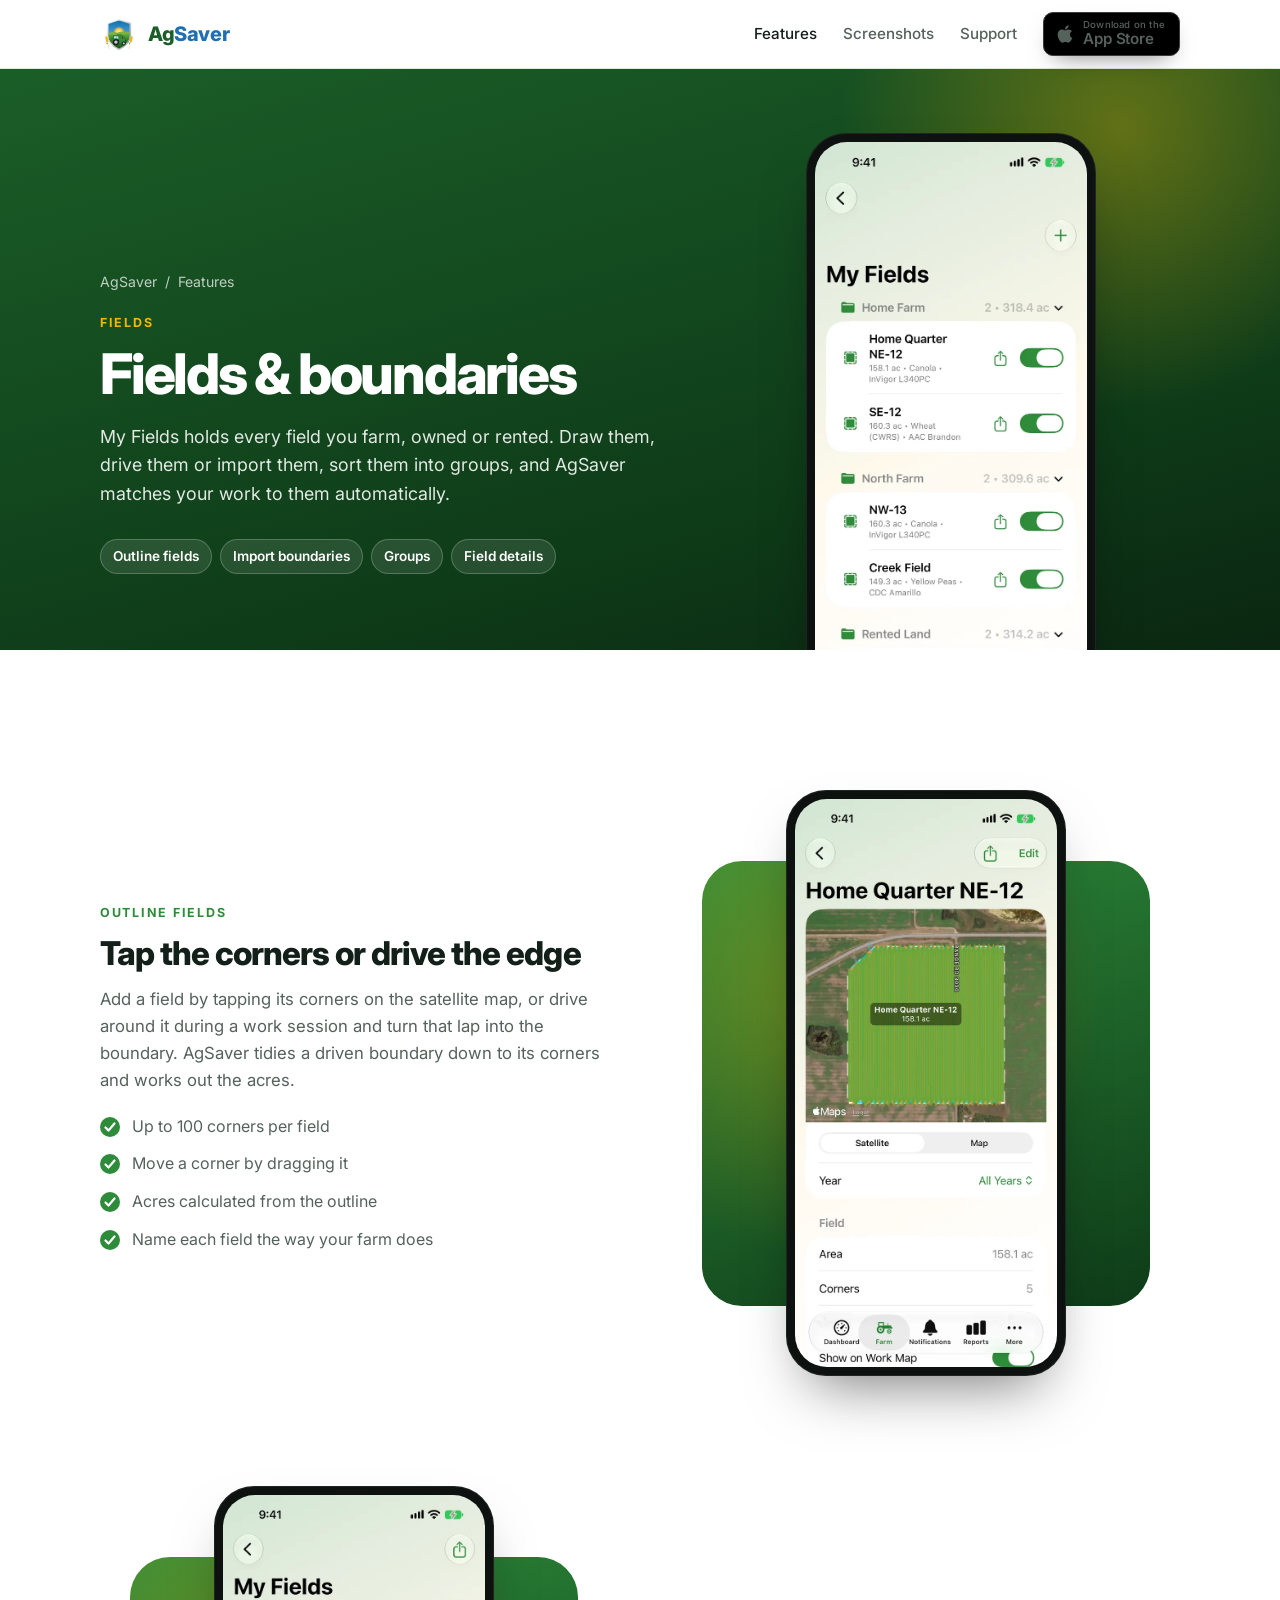
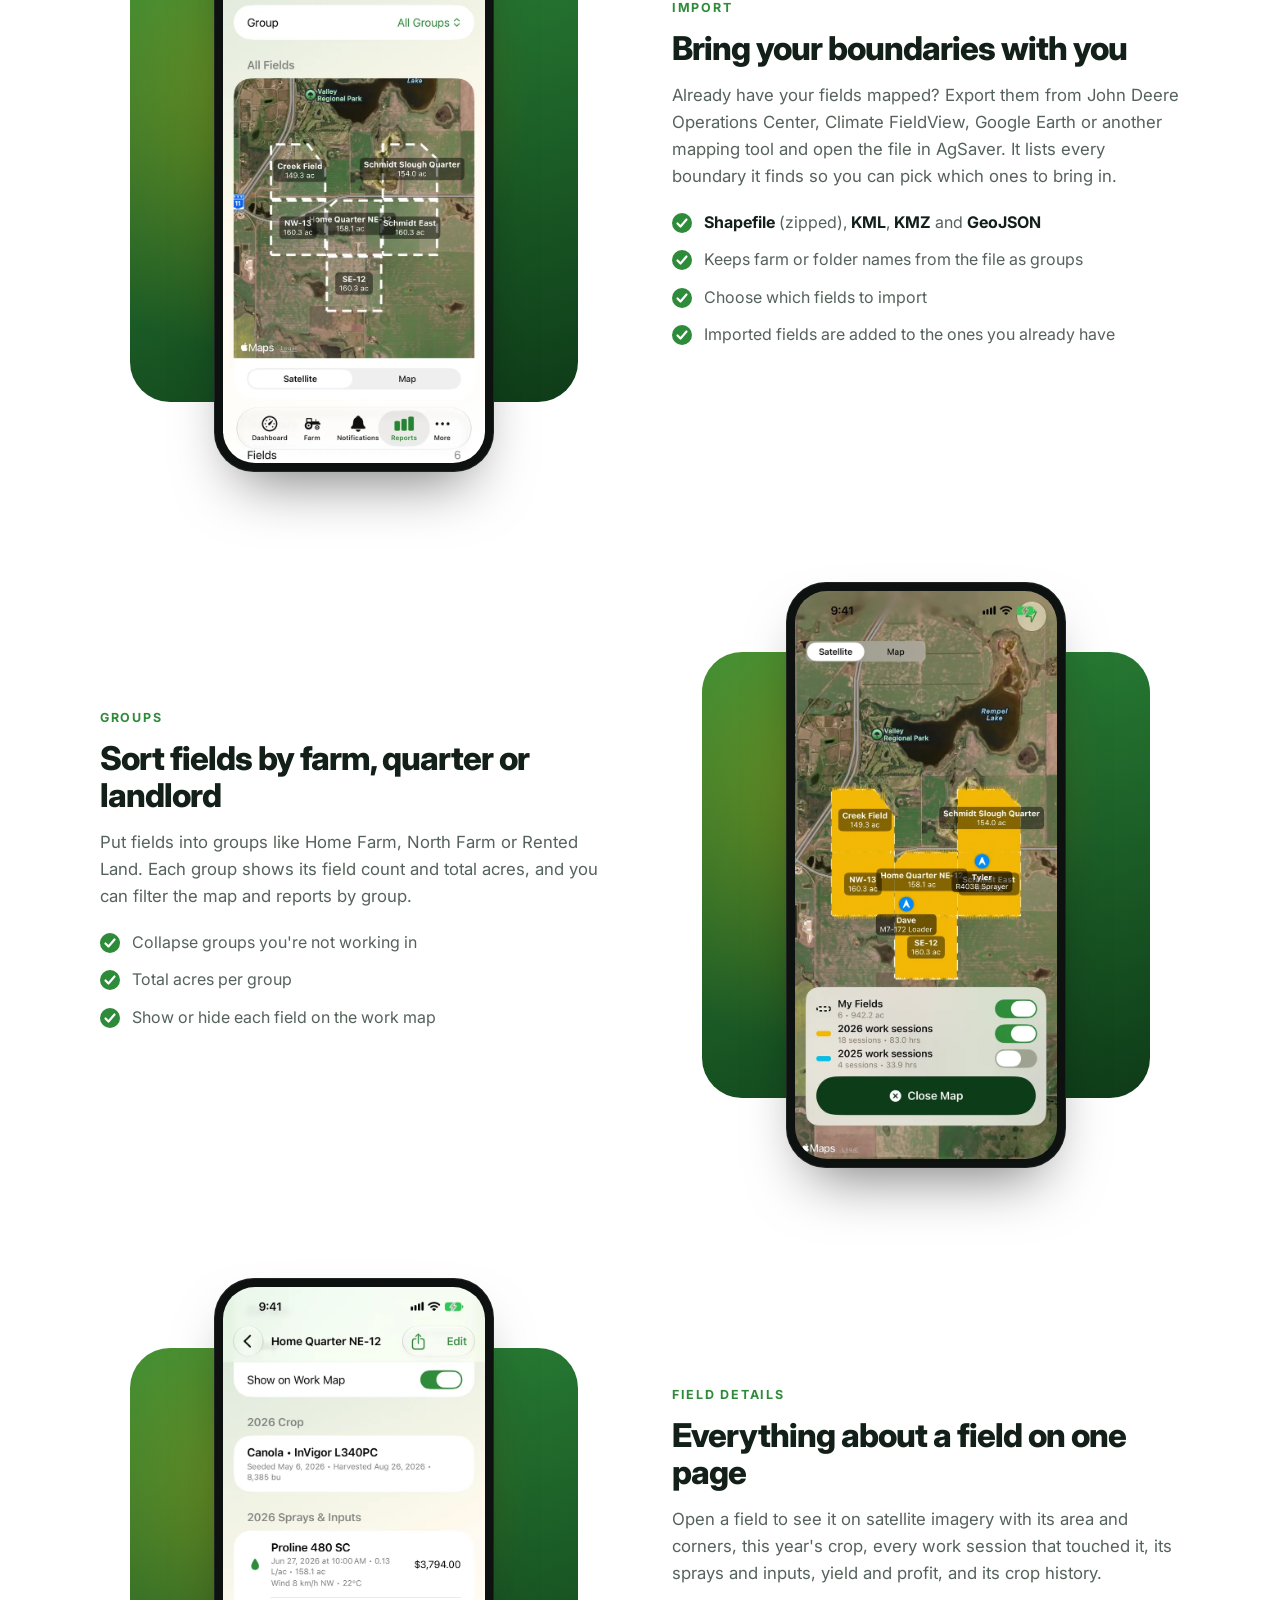
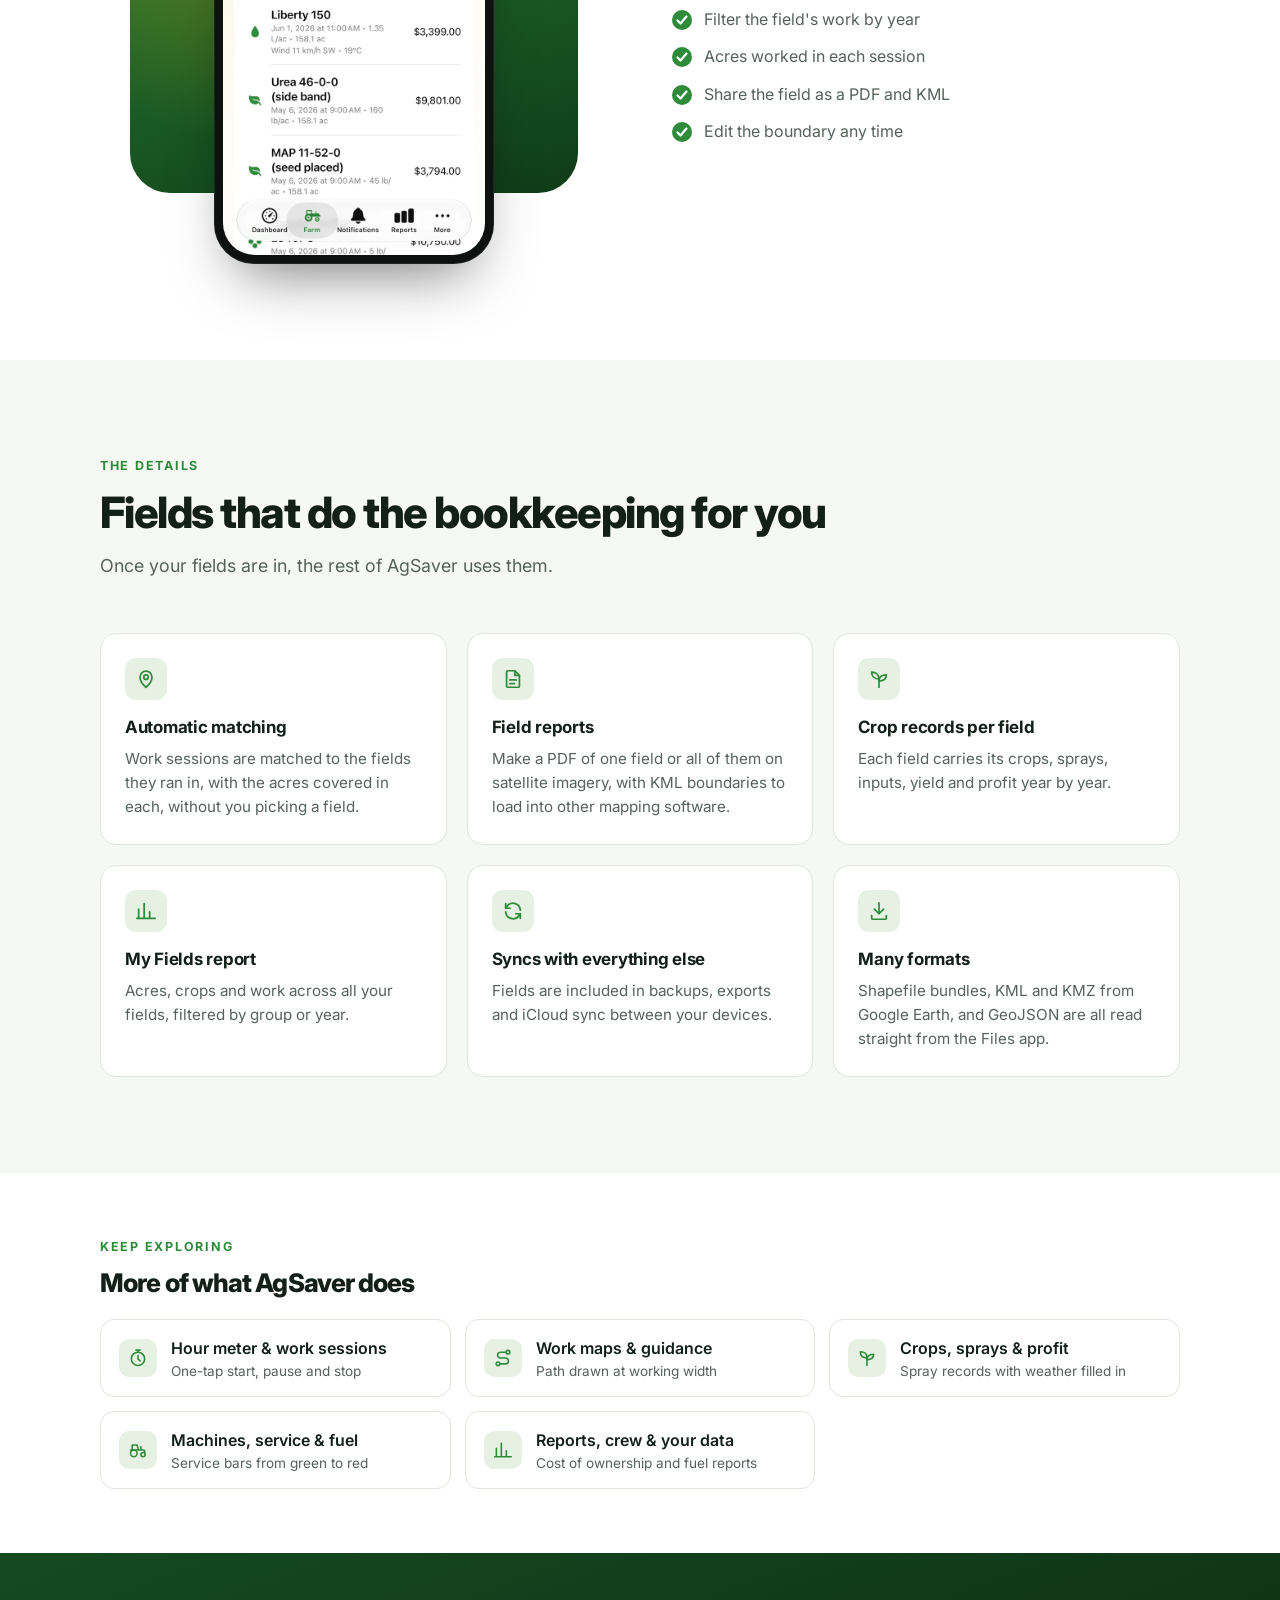
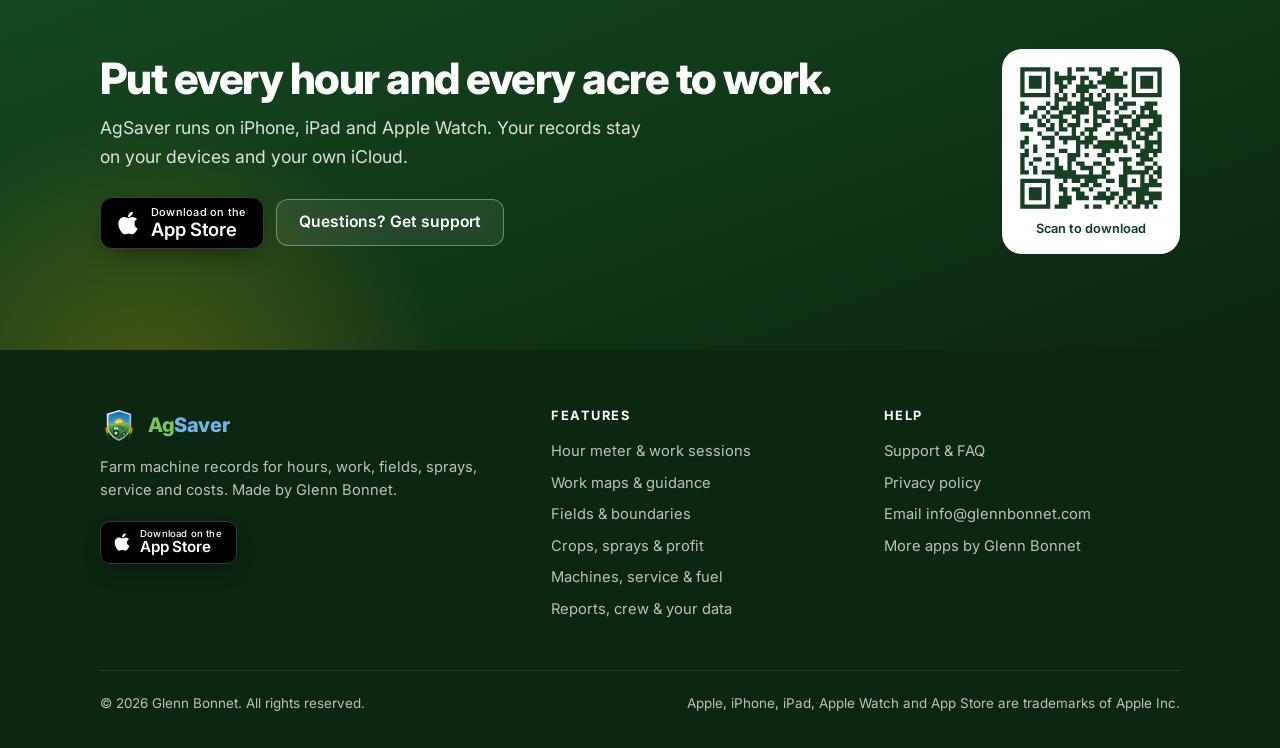
<file: fields.html>
<!doctype html>
<html lang="en-CA">
<head>
<meta charset="utf-8">
<meta name="viewport" content="width=device-width, initial-scale=1">
<title>Fields &amp; boundaries — AgSaver</title>
<meta name="description" content="Outline your fields in AgSaver by tapping corners or driving the edge, or import boundaries from John Deere Operations Center, Climate FieldView or Google Earth as shapefile, KML, KMZ or GeoJSON.">
<link rel="canonical" href="https://agsaver.ca/fields.html">
<meta name="theme-color" content="#1b5e28">
<meta name="apple-itunes-app" content="app-id=6827369143">
<meta property="og:type" content="website">
<meta property="og:site_name" content="AgSaver">
<meta property="og:title" content="Fields &amp; boundaries — AgSaver">
<meta property="og:description" content="Outline your fields in AgSaver by tapping corners or driving the edge, or import boundaries from John Deere Operations Center, Climate FieldView or Google Earth as shapefile, KML, KMZ or GeoJSON.">
<meta property="og:url" content="https://agsaver.ca/fields.html">
<meta property="og:image" content="https://agsaver.ca/img/og.jpg">
<meta name="twitter:card" content="summary_large_image">
<link rel="icon" href="img/emblem.svg" type="image/svg+xml">
<link rel="icon" href="img/favicon-32.png" sizes="32x32" type="image/png">
<link rel="apple-touch-icon" href="img/apple-touch-icon.png">
<link rel="preconnect" href="https://fonts.googleapis.com">
<link rel="preconnect" href="https://fonts.gstatic.com" crossorigin>
<link href="https://fonts.googleapis.com/css2?family=Inter:wght@400;500;600;700;800&display=swap" rel="stylesheet">
<link rel="stylesheet" href="style.css?v=1">
</head>
<body>
<header class="site-header" id="top">
  <div class="wrap">
    <a href="index.html" class="brand" aria-label="AgSaver home"><img src="img/emblem.svg" alt="" width="38" height="38"><span><span class="ag">Ag</span><span class="sv">Saver</span></span></a>
    <button class="menu-toggle" aria-label="Menu" aria-expanded="false"><svg viewBox="0 0 24 24" fill="none" stroke="currentColor" stroke-width="1.9" stroke-linecap="round" stroke-linejoin="round" aria-hidden="true"><path d="M4 7h16M4 12h16M4 17h16"/></svg></button>
    <ul class="menu">
      <li class="has-sub"><a href="index.html#features" class="active">Features</a>
        <ul class="sub"><li><a href="work.html"><svg viewBox="0 0 24 24" fill="none" stroke="currentColor" stroke-width="1.9" stroke-linecap="round" stroke-linejoin="round" aria-hidden="true"><circle cx="12" cy="13" r="8"/><path d="M12 9v4l2.5 2.5M9.5 2.5h5M12 2.5V5"/></svg>Hour meter & work sessions</a></li><li><a href="maps.html"><svg viewBox="0 0 24 24" fill="none" stroke="currentColor" stroke-width="1.9" stroke-linecap="round" stroke-linejoin="round" aria-hidden="true"><circle cx="6" cy="19" r="2.2"/><circle cx="18" cy="5" r="2.2"/><path d="M8.2 19H15a3.5 3.5 0 0 0 0-7H9a3.5 3.5 0 0 1 0-7h6.8"/></svg>Work maps & guidance</a></li><li><a href="fields.html" class="active"><svg viewBox="0 0 24 24" fill="none" stroke="currentColor" stroke-width="1.9" stroke-linecap="round" stroke-linejoin="round" aria-hidden="true"><path d="M3 7.5 12 3l9 4.5v9L12 21l-9-4.5z"/><path d="M3 7.5l9 4.5 9-4.5M12 12v9"/></svg>Fields & boundaries</a></li><li><a href="crops.html"><svg viewBox="0 0 24 24" fill="none" stroke="currentColor" stroke-width="1.9" stroke-linecap="round" stroke-linejoin="round" aria-hidden="true"><path d="M12 21v-9"/><path d="M12 12C12 7 8.5 4.5 4 4.5c0 4.5 3 7.5 8 7.5z"/><path d="M12 14c0-4 3-6.5 8-6.5 0 4-3 6.5-8 6.5z"/></svg>Crops, sprays & profit</a></li><li><a href="machines.html"><svg viewBox="0 0 24 24" fill="none" stroke="currentColor" stroke-width="1.9" stroke-linecap="round" stroke-linejoin="round" aria-hidden="true"><circle cx="7" cy="16" r="4"/><circle cx="18" cy="17.5" r="2.5"/><path d="M5 12V6h6l1.5 6M11 12h7.5a1.5 1.5 0 0 1 1.5 1.5V15M15.5 12V8M3 12h9"/></svg>Machines, service & fuel</a></li><li><a href="reports.html"><svg viewBox="0 0 24 24" fill="none" stroke="currentColor" stroke-width="1.9" stroke-linecap="round" stroke-linejoin="round" aria-hidden="true"><path d="M4 20V10M10 20V4M16 20v-7M22 20H2"/></svg>Reports, crew & your data</a></li></ul>
      </li>
      <li><a href="index.html#screens">Screenshots</a></li>
      <li><a href="support.html">Support</a></li>
      <li><a class="appstore sm header-cta" href="https://apps.apple.com/ca/app/agsaver/id6827369143" target="_blank" rel="noopener"><svg viewBox="0 0 384 512" aria-hidden="true"><path fill="currentColor" d="M318.7 268.7c-.2-36.7 16.4-64.4 50-84.8-18.8-26.9-47.2-41.7-84.7-44.6-35.5-2.8-74.3 20.7-88.5 20.7-15 0-49.4-19.7-76.4-19.7C63.3 141.2 4 184.8 4 273.5q0 39.3 14.4 81.2c12.8 36.7 59 126.7 107.2 125.2 25.2-.6 43-17.9 75.8-17.9 31.8 0 48.3 17.9 76.4 17.9 48.6-.7 90.4-82.5 102.6-119.3-65.2-30.7-61.7-90-61.7-91.9zm-56.6-164.2c27.3-32.4 24.8-61.9 24-72.5-24.1 1.4-52 16.4-67.9 34.9-17.5 19.8-27.8 44.3-25.6 71.9 26.1 2 49.9-11.4 69.5-34.3z"/></svg><span><small>Download on the</small><strong>App Store</strong></span></a></li>
    </ul>
  </div>
</header>
<main>
<section class="page-hero" style="padding:0">
  <div class="wrap">
    <div class="copy">
      <div class="crumbs"><a href="index.html">AgSaver</a> &nbsp;/&nbsp; <a href="index.html#features">Features</a></div>
      <div class="eyebrow">Fields</div>
      <h1>Fields & boundaries</h1>
      <p class="lead">My Fields holds every field you farm, owned or rented. Draw them, drive them or import them, sort them into groups, and AgSaver matches your work to them automatically.</p>
      <div class="jump"><a href="#outline">Outline fields</a><a href="#import">Import boundaries</a><a href="#groups">Groups</a><a href="#field-page">Field details</a></div>
    </div>
    <div class="media"><div class="phone"><img src="img/shots/myfields.webp" alt="My Fields" width="640" height="1387" loading="lazy" decoding="async"></div></div>
  </div>
</section>
<section>
  <div class="wrap">
    <div class="row" id="outline">
      <div>
        <div class="eyebrow">Outline fields</div>
        <h3>Tap the corners or drive the edge</h3>
        <p>Add a field by tapping its corners on the satellite map, or drive around it during a work session and turn that lap into the boundary. AgSaver tidies a driven boundary down to its corners and works out the acres.</p><ul class="ticks"><li>Up to 100 corners per field</li><li>Move a corner by dragging it</li><li>Acres calculated from the outline</li><li>Name each field the way your farm does</li></ul>
      </div>
      <div class="row-media"><div class="phone"><img src="img/shots/fieldmap.webp" alt="Field outline on satellite imagery" width="640" height="1387" loading="lazy" decoding="async"></div></div>
    </div>
<div class="row flip" id="import">
      <div>
        <div class="eyebrow">Import</div>
        <h3>Bring your boundaries with you</h3>
        <p>Already have your fields mapped? Export them from John Deere Operations Center, Climate FieldView, Google Earth or another mapping tool and open the file in AgSaver. It lists every boundary it finds so you can pick which ones to bring in.</p><ul class="ticks"><li><strong>Shapefile</strong> (zipped), <strong>KML</strong>, <strong>KMZ</strong> and <strong>GeoJSON</strong></li><li>Keeps farm or folder names from the file as groups</li><li>Choose which fields to import</li><li>Imported fields are added to the ones you already have</li></ul>
      </div>
      <div class="row-media"><div class="phone"><img src="img/shots/fieldsreport.webp" alt="Imported field boundaries" width="640" height="1387" loading="lazy" decoding="async"></div></div>
    </div>
<div class="row" id="groups">
      <div>
        <div class="eyebrow">Groups</div>
        <h3>Sort fields by farm, quarter or landlord</h3>
        <p>Put fields into groups like Home Farm, North Farm or Rented Land. Each group shows its field count and total acres, and you can filter the map and reports by group.</p><ul class="ticks"><li>Collapse groups you're not working in</li><li>Total acres per group</li><li>Show or hide each field on the work map</li></ul>
      </div>
      <div class="row-media"><div class="phone"><img src="img/shots/farmmap.webp" alt="All fields on the farm map" width="640" height="1387" loading="lazy" decoding="async"></div></div>
    </div>
<div class="row flip" id="field-page">
      <div>
        <div class="eyebrow">Field details</div>
        <h3>Everything about a field on one page</h3>
        <p>Open a field to see it on satellite imagery with its area and corners, this year's crop, every work session that touched it, its sprays and inputs, yield and profit, and its crop history.</p><ul class="ticks"><li>Filter the field's work by year</li><li>Acres worked in each session</li><li>Share the field as a PDF and KML</li><li>Edit the boundary any time</li></ul>
      </div>
      <div class="row-media"><div class="phone"><img src="img/shots/fieldinputs.webp" alt="Field page with crop and sprays" width="640" height="1387" loading="lazy" decoding="async"></div></div>
    </div>

  </div>
</section>
<section class="alt">
  <div class="wrap">
    <div class="section-head"><div class="eyebrow">The details</div><h2>Fields that do the bookkeeping for you</h2><p class="lead">Once your fields are in, the rest of AgSaver uses them.</p></div>
    <div class="details"><div class="detail"><div class="ic"><svg viewBox="0 0 24 24" fill="none" stroke="currentColor" stroke-width="1.9" stroke-linecap="round" stroke-linejoin="round" aria-hidden="true"><path d="M12 21s-6.5-5.6-6.5-11a6.5 6.5 0 0 1 13 0c0 5.4-6.5 11-6.5 11z"/><circle cx="12" cy="10" r="2.4"/></svg></div><h3>Automatic matching</h3><p>Work sessions are matched to the fields they ran in, with the acres covered in each, without you picking a field.</p></div><div class="detail"><div class="ic"><svg viewBox="0 0 24 24" fill="none" stroke="currentColor" stroke-width="1.9" stroke-linecap="round" stroke-linejoin="round" aria-hidden="true"><path d="M14 3H6.5A1.5 1.5 0 0 0 5 4.5v15A1.5 1.5 0 0 0 6.5 21h11a1.5 1.5 0 0 0 1.5-1.5V8z"/><path d="M14 3v5h5M8.5 13h7M8.5 17h5"/></svg></div><h3>Field reports</h3><p>Make a PDF of one field or all of them on satellite imagery, with KML boundaries to load into other mapping software.</p></div><div class="detail"><div class="ic"><svg viewBox="0 0 24 24" fill="none" stroke="currentColor" stroke-width="1.9" stroke-linecap="round" stroke-linejoin="round" aria-hidden="true"><path d="M12 21v-9"/><path d="M12 12C12 7 8.5 4.5 4 4.5c0 4.5 3 7.5 8 7.5z"/><path d="M12 14c0-4 3-6.5 8-6.5 0 4-3 6.5-8 6.5z"/></svg></div><h3>Crop records per field</h3><p>Each field carries its crops, sprays, inputs, yield and profit year by year.</p></div><div class="detail"><div class="ic"><svg viewBox="0 0 24 24" fill="none" stroke="currentColor" stroke-width="1.9" stroke-linecap="round" stroke-linejoin="round" aria-hidden="true"><path d="M4 20V10M10 20V4M16 20v-7M22 20H2"/></svg></div><h3>My Fields report</h3><p>Acres, crops and work across all your fields, filtered by group or year.</p></div><div class="detail"><div class="ic"><svg viewBox="0 0 24 24" fill="none" stroke="currentColor" stroke-width="1.9" stroke-linecap="round" stroke-linejoin="round" aria-hidden="true"><path d="M20 11a8 8 0 0 0-14.3-4.3L4 9M4 4v5h5M4 13a8 8 0 0 0 14.3 4.3L20 15M20 20v-5h-5"/></svg></div><h3>Syncs with everything else</h3><p>Fields are included in backups, exports and iCloud sync between your devices.</p></div><div class="detail"><div class="ic"><svg viewBox="0 0 24 24" fill="none" stroke="currentColor" stroke-width="1.9" stroke-linecap="round" stroke-linejoin="round" aria-hidden="true"><path d="M12 3v12M7 10l5 5 5-5"/><path d="M4 17v2.5A1.5 1.5 0 0 0 5.5 21h13a1.5 1.5 0 0 0 1.5-1.5V17"/></svg></div><h3>Many formats</h3><p>Shapefile bundles, KML and KMZ from Google Earth, and GeoJSON are all read straight from the Files app.</p></div></div>
  </div>
</section>
<section class="tight">
  <div class="wrap">
    <div class="eyebrow">Keep exploring</div>
    <h2 style="font-size:1.6rem;margin-bottom:22px">More of what AgSaver does</h2>
    <div class="others"><a class="other" href="work.html"><span class="ic"><svg viewBox="0 0 24 24" fill="none" stroke="currentColor" stroke-width="1.9" stroke-linecap="round" stroke-linejoin="round" aria-hidden="true"><circle cx="12" cy="13" r="8"/><path d="M12 9v4l2.5 2.5M9.5 2.5h5M12 2.5V5"/></svg></span><div>Hour meter & work sessions<span>One-tap start, pause and stop</span></div></a><a class="other" href="maps.html"><span class="ic"><svg viewBox="0 0 24 24" fill="none" stroke="currentColor" stroke-width="1.9" stroke-linecap="round" stroke-linejoin="round" aria-hidden="true"><circle cx="6" cy="19" r="2.2"/><circle cx="18" cy="5" r="2.2"/><path d="M8.2 19H15a3.5 3.5 0 0 0 0-7H9a3.5 3.5 0 0 1 0-7h6.8"/></svg></span><div>Work maps & guidance<span>Path drawn at working width</span></div></a><a class="other" href="crops.html"><span class="ic"><svg viewBox="0 0 24 24" fill="none" stroke="currentColor" stroke-width="1.9" stroke-linecap="round" stroke-linejoin="round" aria-hidden="true"><path d="M12 21v-9"/><path d="M12 12C12 7 8.5 4.5 4 4.5c0 4.5 3 7.5 8 7.5z"/><path d="M12 14c0-4 3-6.5 8-6.5 0 4-3 6.5-8 6.5z"/></svg></span><div>Crops, sprays & profit<span>Spray records with weather filled in</span></div></a><a class="other" href="machines.html"><span class="ic"><svg viewBox="0 0 24 24" fill="none" stroke="currentColor" stroke-width="1.9" stroke-linecap="round" stroke-linejoin="round" aria-hidden="true"><circle cx="7" cy="16" r="4"/><circle cx="18" cy="17.5" r="2.5"/><path d="M5 12V6h6l1.5 6M11 12h7.5a1.5 1.5 0 0 1 1.5 1.5V15M15.5 12V8M3 12h9"/></svg></span><div>Machines, service & fuel<span>Service bars from green to red</span></div></a><a class="other" href="reports.html"><span class="ic"><svg viewBox="0 0 24 24" fill="none" stroke="currentColor" stroke-width="1.9" stroke-linecap="round" stroke-linejoin="round" aria-hidden="true"><path d="M4 20V10M10 20V4M16 20v-7M22 20H2"/></svg></span><div>Reports, crew & your data<span>Cost of ownership and fuel reports</span></div></a></div>
  </div>
</section>
<section class="cta">
  <div class="wrap">
    <div>
      <h2>Put every hour and every acre to work.</h2>
      <p>AgSaver runs on iPhone, iPad and Apple Watch. Your records stay on your devices and your own iCloud.</p>
      <div class="btns"><a class="appstore" href="https://apps.apple.com/ca/app/agsaver/id6827369143" target="_blank" rel="noopener"><svg viewBox="0 0 384 512" aria-hidden="true"><path fill="currentColor" d="M318.7 268.7c-.2-36.7 16.4-64.4 50-84.8-18.8-26.9-47.2-41.7-84.7-44.6-35.5-2.8-74.3 20.7-88.5 20.7-15 0-49.4-19.7-76.4-19.7C63.3 141.2 4 184.8 4 273.5q0 39.3 14.4 81.2c12.8 36.7 59 126.7 107.2 125.2 25.2-.6 43-17.9 75.8-17.9 31.8 0 48.3 17.9 76.4 17.9 48.6-.7 90.4-82.5 102.6-119.3-65.2-30.7-61.7-90-61.7-91.9zm-56.6-164.2c27.3-32.4 24.8-61.9 24-72.5-24.1 1.4-52 16.4-67.9 34.9-17.5 19.8-27.8 44.3-25.6 71.9 26.1 2 49.9-11.4 69.5-34.3z"/></svg><span><small>Download on the</small><strong>App Store</strong></span></a><a href="support.html" class="btn btn-ghost-light">Questions? Get support</a></div>
    </div>
    <div class="qr"><img src="img/qr.svg" alt="QR code to AgSaver on the App Store" width="150" height="150">Scan to download</div>
  </div>
</section>
</main>
<footer class="site-footer">
  <div class="wrap">
    <div class="cols">
      <div>
        <a href="index.html" class="brand"><img src="img/emblem.svg" alt="" width="38" height="38"><span><span class="ag">Ag</span><span class="sv">Saver</span></span></a>
        <p>Farm machine records for hours, work, fields, sprays, service and costs. Made by Glenn Bonnet.</p>
        <p style="margin-top:18px"><a class="appstore sm" href="https://apps.apple.com/ca/app/agsaver/id6827369143" target="_blank" rel="noopener"><svg viewBox="0 0 384 512" aria-hidden="true"><path fill="currentColor" d="M318.7 268.7c-.2-36.7 16.4-64.4 50-84.8-18.8-26.9-47.2-41.7-84.7-44.6-35.5-2.8-74.3 20.7-88.5 20.7-15 0-49.4-19.7-76.4-19.7C63.3 141.2 4 184.8 4 273.5q0 39.3 14.4 81.2c12.8 36.7 59 126.7 107.2 125.2 25.2-.6 43-17.9 75.8-17.9 31.8 0 48.3 17.9 76.4 17.9 48.6-.7 90.4-82.5 102.6-119.3-65.2-30.7-61.7-90-61.7-91.9zm-56.6-164.2c27.3-32.4 24.8-61.9 24-72.5-24.1 1.4-52 16.4-67.9 34.9-17.5 19.8-27.8 44.3-25.6 71.9 26.1 2 49.9-11.4 69.5-34.3z"/></svg><span><small>Download on the</small><strong>App Store</strong></span></a></p>
      </div>
      <div><h4>Features</h4><ul><li><a href="work.html">Hour meter & work sessions</a></li><li><a href="maps.html">Work maps & guidance</a></li><li><a href="fields.html">Fields & boundaries</a></li><li><a href="crops.html">Crops, sprays & profit</a></li><li><a href="machines.html">Machines, service & fuel</a></li><li><a href="reports.html">Reports, crew & your data</a></li></ul></div>
      <div><h4>Help</h4><ul>
        <li><a href="support.html">Support &amp; FAQ</a></li>
        <li><a href="privacy.html">Privacy policy</a></li>
        <li><a href="mailto:info@glennbonnet.com">Email info@glennbonnet.com</a></li>
        <li><a href="https://glennbonnet.com" rel="noopener">More apps by Glenn Bonnet</a></li>
      </ul></div>
    </div>
    <div class="legal"><span>© <span class="yr">2026</span> Glenn Bonnet. All rights reserved.</span><span>Apple, iPhone, iPad, Apple Watch and App Store are trademarks of Apple Inc.</span></div>
  </div>
</footer>
<script>
document.querySelectorAll('.yr').forEach(e => e.textContent = new Date().getFullYear());
const h = document.querySelector('.site-header'), t = h.querySelector('.menu-toggle');
t.addEventListener('click', () => { const o = h.classList.toggle('open'); t.setAttribute('aria-expanded', o); });
h.querySelectorAll('.menu a').forEach(a => a.addEventListener('click', () => { h.classList.remove('open'); t.setAttribute('aria-expanded', false); }));
</script>
</body>
</html>
</file>
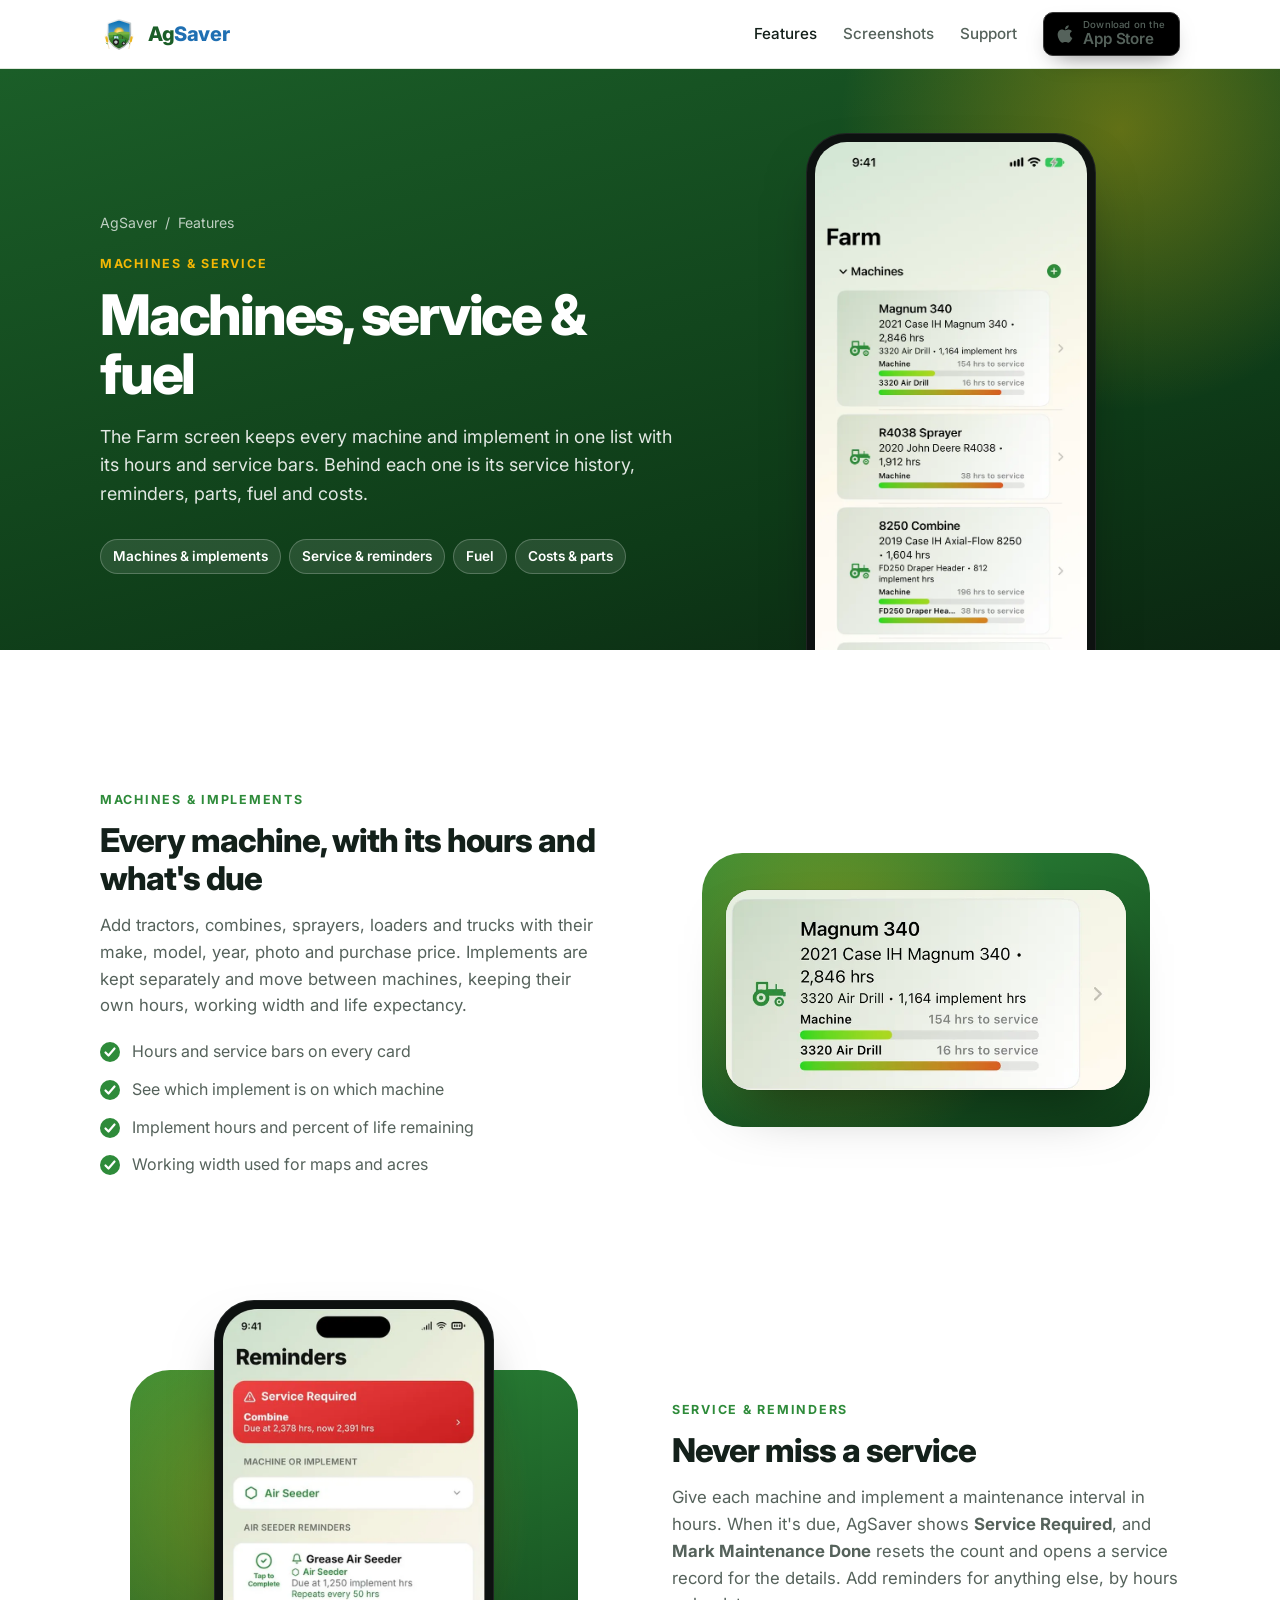
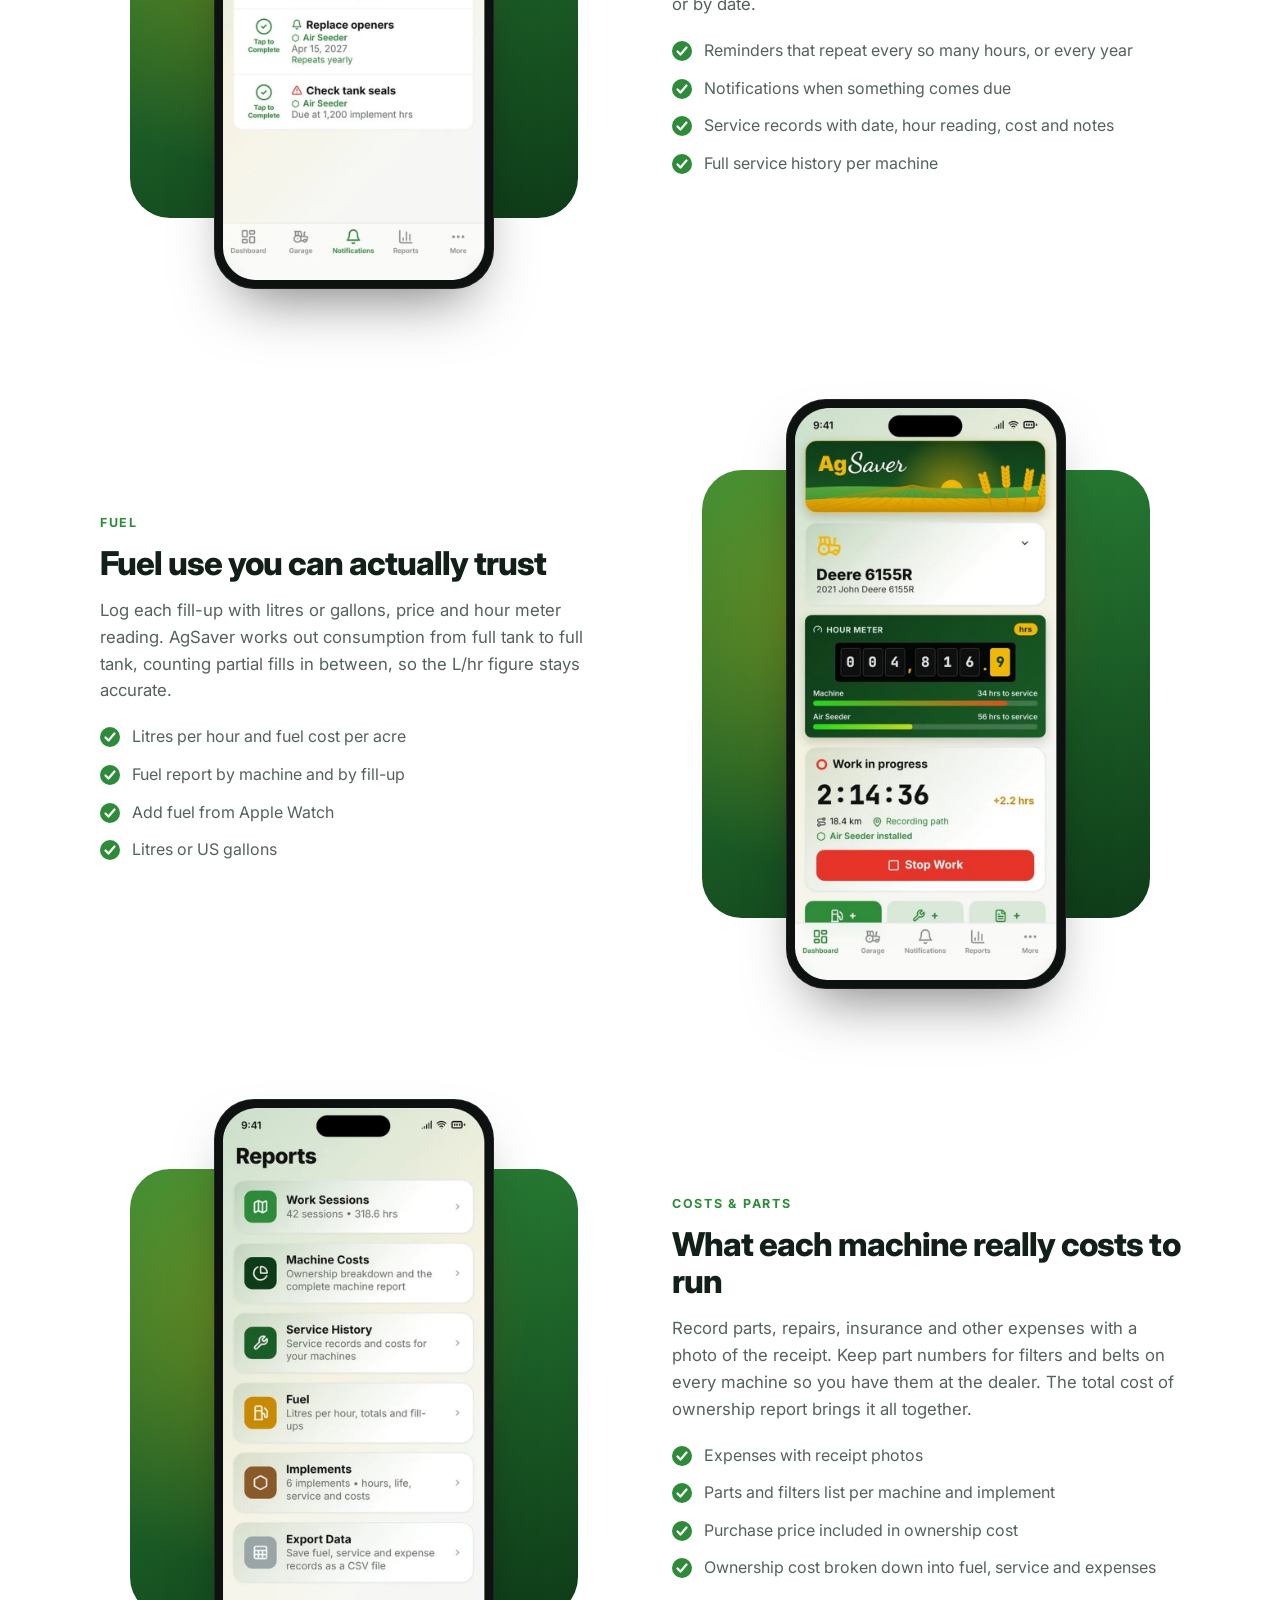
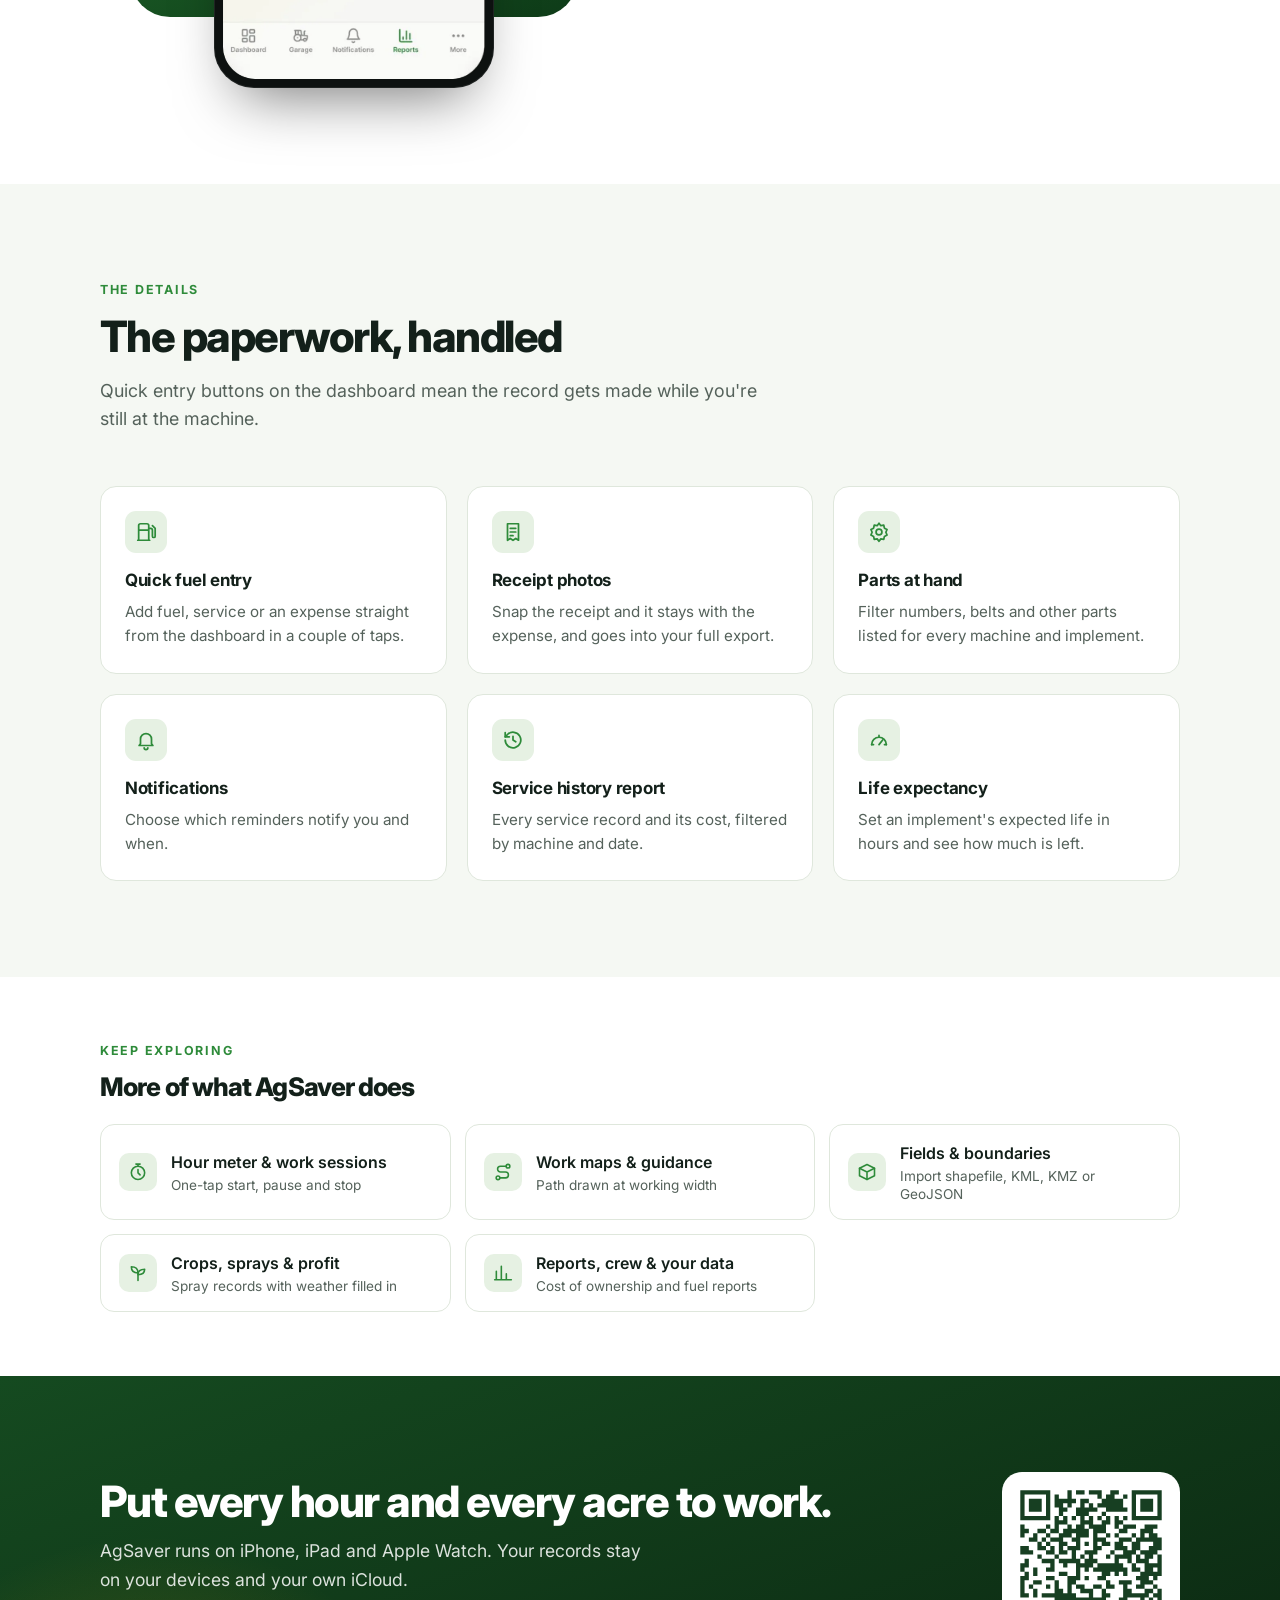
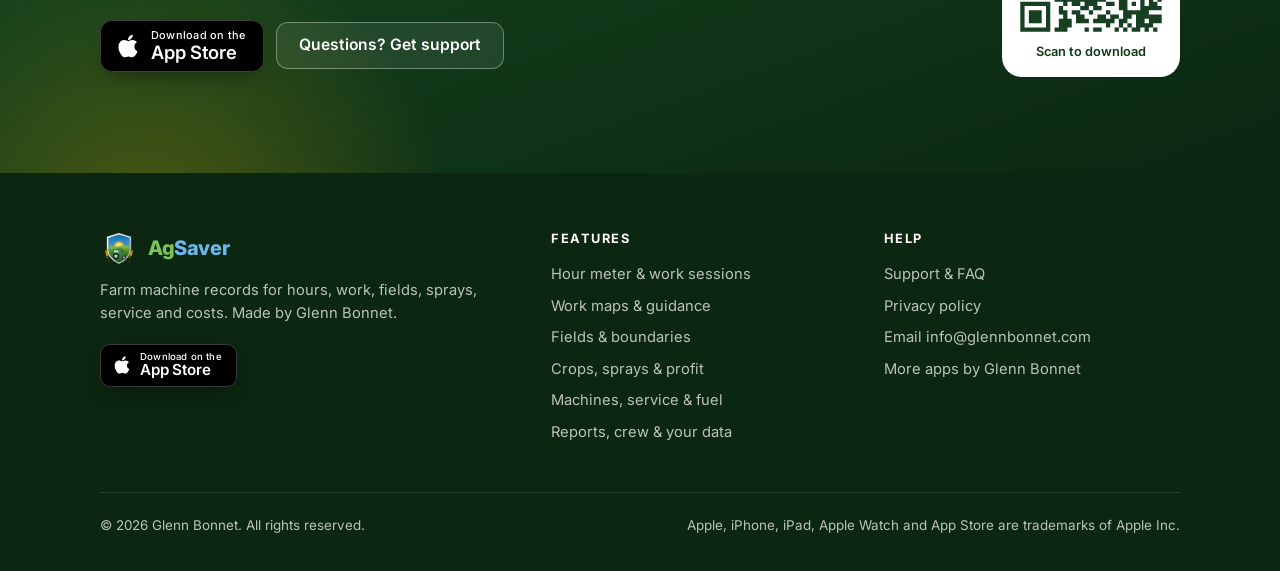
<file: machines.html>
<!doctype html>
<html lang="en-CA">
<head>
<meta charset="utf-8">
<meta name="viewport" content="width=device-width, initial-scale=1">
<title>Machines, service &amp; fuel — AgSaver</title>
<meta name="description" content="Track tractors, combines, sprayers and implements in AgSaver: service intervals by hours, reminders by hours or date, parts and filters, fuel consumption in L/hr and every running cost.">
<link rel="canonical" href="https://agsaver.ca/machines.html">
<meta name="theme-color" content="#1b5e28">
<meta name="apple-itunes-app" content="app-id=6827369143">
<meta property="og:type" content="website">
<meta property="og:site_name" content="AgSaver">
<meta property="og:title" content="Machines, service &amp; fuel — AgSaver">
<meta property="og:description" content="Track tractors, combines, sprayers and implements in AgSaver: service intervals by hours, reminders by hours or date, parts and filters, fuel consumption in L/hr and every running cost.">
<meta property="og:url" content="https://agsaver.ca/machines.html">
<meta property="og:image" content="https://agsaver.ca/img/og.jpg">
<meta name="twitter:card" content="summary_large_image">
<link rel="icon" href="img/emblem.svg" type="image/svg+xml">
<link rel="icon" href="img/favicon-32.png" sizes="32x32" type="image/png">
<link rel="apple-touch-icon" href="img/apple-touch-icon.png">
<link rel="preconnect" href="https://fonts.googleapis.com">
<link rel="preconnect" href="https://fonts.gstatic.com" crossorigin>
<link href="https://fonts.googleapis.com/css2?family=Inter:wght@400;500;600;700;800&display=swap" rel="stylesheet">
<link rel="stylesheet" href="style.css?v=1">
</head>
<body>
<header class="site-header" id="top">
  <div class="wrap">
    <a href="index.html" class="brand" aria-label="AgSaver home"><img src="img/emblem.svg" alt="" width="38" height="38"><span><span class="ag">Ag</span><span class="sv">Saver</span></span></a>
    <button class="menu-toggle" aria-label="Menu" aria-expanded="false"><svg viewBox="0 0 24 24" fill="none" stroke="currentColor" stroke-width="1.9" stroke-linecap="round" stroke-linejoin="round" aria-hidden="true"><path d="M4 7h16M4 12h16M4 17h16"/></svg></button>
    <ul class="menu">
      <li class="has-sub"><a href="index.html#features" class="active">Features</a>
        <ul class="sub"><li><a href="work.html"><svg viewBox="0 0 24 24" fill="none" stroke="currentColor" stroke-width="1.9" stroke-linecap="round" stroke-linejoin="round" aria-hidden="true"><circle cx="12" cy="13" r="8"/><path d="M12 9v4l2.5 2.5M9.5 2.5h5M12 2.5V5"/></svg>Hour meter & work sessions</a></li><li><a href="maps.html"><svg viewBox="0 0 24 24" fill="none" stroke="currentColor" stroke-width="1.9" stroke-linecap="round" stroke-linejoin="round" aria-hidden="true"><circle cx="6" cy="19" r="2.2"/><circle cx="18" cy="5" r="2.2"/><path d="M8.2 19H15a3.5 3.5 0 0 0 0-7H9a3.5 3.5 0 0 1 0-7h6.8"/></svg>Work maps & guidance</a></li><li><a href="fields.html"><svg viewBox="0 0 24 24" fill="none" stroke="currentColor" stroke-width="1.9" stroke-linecap="round" stroke-linejoin="round" aria-hidden="true"><path d="M3 7.5 12 3l9 4.5v9L12 21l-9-4.5z"/><path d="M3 7.5l9 4.5 9-4.5M12 12v9"/></svg>Fields & boundaries</a></li><li><a href="crops.html"><svg viewBox="0 0 24 24" fill="none" stroke="currentColor" stroke-width="1.9" stroke-linecap="round" stroke-linejoin="round" aria-hidden="true"><path d="M12 21v-9"/><path d="M12 12C12 7 8.5 4.5 4 4.5c0 4.5 3 7.5 8 7.5z"/><path d="M12 14c0-4 3-6.5 8-6.5 0 4-3 6.5-8 6.5z"/></svg>Crops, sprays & profit</a></li><li><a href="machines.html" class="active"><svg viewBox="0 0 24 24" fill="none" stroke="currentColor" stroke-width="1.9" stroke-linecap="round" stroke-linejoin="round" aria-hidden="true"><circle cx="7" cy="16" r="4"/><circle cx="18" cy="17.5" r="2.5"/><path d="M5 12V6h6l1.5 6M11 12h7.5a1.5 1.5 0 0 1 1.5 1.5V15M15.5 12V8M3 12h9"/></svg>Machines, service & fuel</a></li><li><a href="reports.html"><svg viewBox="0 0 24 24" fill="none" stroke="currentColor" stroke-width="1.9" stroke-linecap="round" stroke-linejoin="round" aria-hidden="true"><path d="M4 20V10M10 20V4M16 20v-7M22 20H2"/></svg>Reports, crew & your data</a></li></ul>
      </li>
      <li><a href="index.html#screens">Screenshots</a></li>
      <li><a href="support.html">Support</a></li>
      <li><a class="appstore sm header-cta" href="https://apps.apple.com/ca/app/agsaver/id6827369143" target="_blank" rel="noopener"><svg viewBox="0 0 384 512" aria-hidden="true"><path fill="currentColor" d="M318.7 268.7c-.2-36.7 16.4-64.4 50-84.8-18.8-26.9-47.2-41.7-84.7-44.6-35.5-2.8-74.3 20.7-88.5 20.7-15 0-49.4-19.7-76.4-19.7C63.3 141.2 4 184.8 4 273.5q0 39.3 14.4 81.2c12.8 36.7 59 126.7 107.2 125.2 25.2-.6 43-17.9 75.8-17.9 31.8 0 48.3 17.9 76.4 17.9 48.6-.7 90.4-82.5 102.6-119.3-65.2-30.7-61.7-90-61.7-91.9zm-56.6-164.2c27.3-32.4 24.8-61.9 24-72.5-24.1 1.4-52 16.4-67.9 34.9-17.5 19.8-27.8 44.3-25.6 71.9 26.1 2 49.9-11.4 69.5-34.3z"/></svg><span><small>Download on the</small><strong>App Store</strong></span></a></li>
    </ul>
  </div>
</header>
<main>
<section class="page-hero" style="padding:0">
  <div class="wrap">
    <div class="copy">
      <div class="crumbs"><a href="index.html">AgSaver</a> &nbsp;/&nbsp; <a href="index.html#features">Features</a></div>
      <div class="eyebrow">Machines & service</div>
      <h1>Machines, service & fuel</h1>
      <p class="lead">The Farm screen keeps every machine and implement in one list with its hours and service bars. Behind each one is its service history, reminders, parts, fuel and costs.</p>
      <div class="jump"><a href="#farm">Machines & implements</a><a href="#service">Service & reminders</a><a href="#fuel">Fuel</a><a href="#costs">Costs & parts</a></div>
    </div>
    <div class="media"><div class="phone"><img src="img/shots/farm.webp" alt="Farm screen with machines" width="640" height="1387" loading="lazy" decoding="async"></div></div>
  </div>
</section>
<section>
  <div class="wrap">
    <div class="row" id="farm">
      <div>
        <div class="eyebrow">Machines & implements</div>
        <h3>Every machine, with its hours and what's due</h3>
        <p>Add tractors, combines, sprayers, loaders and trucks with their make, model, year, photo and purchase price. Implements are kept separately and move between machines, keeping their own hours, working width and life expectancy.</p><ul class="ticks"><li>Hours and service bars on every card</li><li>See which implement is on which machine</li><li>Implement hours and percent of life remaining</li><li>Working width used for maps and acres</li></ul>
      </div>
      <div class="row-media"><div class="zoom"><img src="img/shots/zoom-machine.webp" alt="A machine with its implement and service bars" width="720" height="360" loading="lazy" decoding="async"></div></div>
    </div>
<div class="row flip" id="service">
      <div>
        <div class="eyebrow">Service & reminders</div>
        <h3>Never miss a service</h3>
        <p>Give each machine and implement a maintenance interval in hours. When it's due, AgSaver shows <strong>Service Required</strong>, and <strong>Mark Maintenance Done</strong> resets the count and opens a service record for the details. Add reminders for anything else, by hours or by date.</p><ul class="ticks"><li>Reminders that repeat every so many hours, or every year</li><li>Notifications when something comes due</li><li>Service records with date, hour reading, cost and notes</li><li>Full service history per machine</li></ul>
      </div>
      <div class="row-media"><div class="phone"><img src="img/shots/reminders.webp" alt="Service reminders" width="640" height="1387" loading="lazy" decoding="async"></div></div>
    </div>
<div class="row" id="fuel">
      <div>
        <div class="eyebrow">Fuel</div>
        <h3>Fuel use you can actually trust</h3>
        <p>Log each fill-up with litres or gallons, price and hour meter reading. AgSaver works out consumption from full tank to full tank, counting partial fills in between, so the L/hr figure stays accurate.</p><ul class="ticks"><li>Litres per hour and fuel cost per acre</li><li>Fuel report by machine and by fill-up</li><li>Add fuel from Apple Watch</li><li>Litres or US gallons</li></ul>
      </div>
      <div class="row-media"><div class="phone"><img src="img/shots/startwork.webp" alt="Quick entry for fuel, service and expenses" width="640" height="1387" loading="lazy" decoding="async"></div></div>
    </div>
<div class="row flip" id="costs">
      <div>
        <div class="eyebrow">Costs & parts</div>
        <h3>What each machine really costs to run</h3>
        <p>Record parts, repairs, insurance and other expenses with a photo of the receipt. Keep part numbers for filters and belts on every machine so you have them at the dealer. The total cost of ownership report brings it all together.</p><ul class="ticks"><li>Expenses with receipt photos</li><li>Parts and filters list per machine and implement</li><li>Purchase price included in ownership cost</li><li>Ownership cost broken down into fuel, service and expenses</li></ul>
      </div>
      <div class="row-media"><div class="phone"><img src="img/shots/reports.webp" alt="Machine reports" width="640" height="1387" loading="lazy" decoding="async"></div></div>
    </div>

  </div>
</section>
<section class="alt">
  <div class="wrap">
    <div class="section-head"><div class="eyebrow">The details</div><h2>The paperwork, handled</h2><p class="lead">Quick entry buttons on the dashboard mean the record gets made while you're still at the machine.</p></div>
    <div class="details"><div class="detail"><div class="ic"><svg viewBox="0 0 24 24" fill="none" stroke="currentColor" stroke-width="1.9" stroke-linecap="round" stroke-linejoin="round" aria-hidden="true"><path d="M4 21V5a2 2 0 0 1 2-2h7a2 2 0 0 1 2 2v16M3 21h13M4 10h11"/><path d="M15 8h2a2 2 0 0 1 2 2v6.5a1.5 1.5 0 0 0 3 0V8l-3-3"/></svg></div><h3>Quick fuel entry</h3><p>Add fuel, service or an expense straight from the dashboard in a couple of taps.</p></div><div class="detail"><div class="ic"><svg viewBox="0 0 24 24" fill="none" stroke="currentColor" stroke-width="1.9" stroke-linecap="round" stroke-linejoin="round" aria-hidden="true"><path d="M6 3h12v18l-3-2-3 2-3-2-3 2z"/><path d="M9 8h6M9 12h6M9 16h3"/></svg></div><h3>Receipt photos</h3><p>Snap the receipt and it stays with the expense, and goes into your full export.</p></div><div class="detail"><div class="ic"><svg viewBox="0 0 24 24" fill="none" stroke="currentColor" stroke-width="1.9" stroke-linecap="round" stroke-linejoin="round" aria-hidden="true"><circle cx="12" cy="12" r="3.2"/><path d="M12 2.5l2 2.6 3.2-.5.7 3.2 2.9 1.5-1.3 3 1.3 3-2.9 1.5-.7 3.2-3.2-.5-2 2.6-2-2.6-3.2.5-.7-3.2-2.9-1.5 1.3-3-1.3-3 2.9-1.5.7-3.2 3.2.5z"/></svg></div><h3>Parts at hand</h3><p>Filter numbers, belts and other parts listed for every machine and implement.</p></div><div class="detail"><div class="ic"><svg viewBox="0 0 24 24" fill="none" stroke="currentColor" stroke-width="1.9" stroke-linecap="round" stroke-linejoin="round" aria-hidden="true"><path d="M6 16V11a6 6 0 0 1 12 0v5l1.5 2h-15z"/><path d="M10 20.5a2 2 0 0 0 4 0"/></svg></div><h3>Notifications</h3><p>Choose which reminders notify you and when.</p></div><div class="detail"><div class="ic"><svg viewBox="0 0 24 24" fill="none" stroke="currentColor" stroke-width="1.9" stroke-linecap="round" stroke-linejoin="round" aria-hidden="true"><path d="M3.5 12a8.5 8.5 0 1 0 2.5-6L3.5 8.5"/><path d="M3.5 4v4.5H8M12 8v4l3 2"/></svg></div><h3>Service history report</h3><p>Every service record and its cost, filtered by machine and date.</p></div><div class="detail"><div class="ic"><svg viewBox="0 0 24 24" fill="none" stroke="currentColor" stroke-width="1.9" stroke-linecap="round" stroke-linejoin="round" aria-hidden="true"><path d="M4 17a8 8 0 1 1 16 0"/><path d="M12 17l4-5"/><path d="M4 17h2M18 17h2M12 9V7"/></svg></div><h3>Life expectancy</h3><p>Set an implement's expected life in hours and see how much is left.</p></div></div>
  </div>
</section>
<section class="tight">
  <div class="wrap">
    <div class="eyebrow">Keep exploring</div>
    <h2 style="font-size:1.6rem;margin-bottom:22px">More of what AgSaver does</h2>
    <div class="others"><a class="other" href="work.html"><span class="ic"><svg viewBox="0 0 24 24" fill="none" stroke="currentColor" stroke-width="1.9" stroke-linecap="round" stroke-linejoin="round" aria-hidden="true"><circle cx="12" cy="13" r="8"/><path d="M12 9v4l2.5 2.5M9.5 2.5h5M12 2.5V5"/></svg></span><div>Hour meter & work sessions<span>One-tap start, pause and stop</span></div></a><a class="other" href="maps.html"><span class="ic"><svg viewBox="0 0 24 24" fill="none" stroke="currentColor" stroke-width="1.9" stroke-linecap="round" stroke-linejoin="round" aria-hidden="true"><circle cx="6" cy="19" r="2.2"/><circle cx="18" cy="5" r="2.2"/><path d="M8.2 19H15a3.5 3.5 0 0 0 0-7H9a3.5 3.5 0 0 1 0-7h6.8"/></svg></span><div>Work maps & guidance<span>Path drawn at working width</span></div></a><a class="other" href="fields.html"><span class="ic"><svg viewBox="0 0 24 24" fill="none" stroke="currentColor" stroke-width="1.9" stroke-linecap="round" stroke-linejoin="round" aria-hidden="true"><path d="M3 7.5 12 3l9 4.5v9L12 21l-9-4.5z"/><path d="M3 7.5l9 4.5 9-4.5M12 12v9"/></svg></span><div>Fields & boundaries<span>Import shapefile, KML, KMZ or GeoJSON</span></div></a><a class="other" href="crops.html"><span class="ic"><svg viewBox="0 0 24 24" fill="none" stroke="currentColor" stroke-width="1.9" stroke-linecap="round" stroke-linejoin="round" aria-hidden="true"><path d="M12 21v-9"/><path d="M12 12C12 7 8.5 4.5 4 4.5c0 4.5 3 7.5 8 7.5z"/><path d="M12 14c0-4 3-6.5 8-6.5 0 4-3 6.5-8 6.5z"/></svg></span><div>Crops, sprays & profit<span>Spray records with weather filled in</span></div></a><a class="other" href="reports.html"><span class="ic"><svg viewBox="0 0 24 24" fill="none" stroke="currentColor" stroke-width="1.9" stroke-linecap="round" stroke-linejoin="round" aria-hidden="true"><path d="M4 20V10M10 20V4M16 20v-7M22 20H2"/></svg></span><div>Reports, crew & your data<span>Cost of ownership and fuel reports</span></div></a></div>
  </div>
</section>
<section class="cta">
  <div class="wrap">
    <div>
      <h2>Put every hour and every acre to work.</h2>
      <p>AgSaver runs on iPhone, iPad and Apple Watch. Your records stay on your devices and your own iCloud.</p>
      <div class="btns"><a class="appstore" href="https://apps.apple.com/ca/app/agsaver/id6827369143" target="_blank" rel="noopener"><svg viewBox="0 0 384 512" aria-hidden="true"><path fill="currentColor" d="M318.7 268.7c-.2-36.7 16.4-64.4 50-84.8-18.8-26.9-47.2-41.7-84.7-44.6-35.5-2.8-74.3 20.7-88.5 20.7-15 0-49.4-19.7-76.4-19.7C63.3 141.2 4 184.8 4 273.5q0 39.3 14.4 81.2c12.8 36.7 59 126.7 107.2 125.2 25.2-.6 43-17.9 75.8-17.9 31.8 0 48.3 17.9 76.4 17.9 48.6-.7 90.4-82.5 102.6-119.3-65.2-30.7-61.7-90-61.7-91.9zm-56.6-164.2c27.3-32.4 24.8-61.9 24-72.5-24.1 1.4-52 16.4-67.9 34.9-17.5 19.8-27.8 44.3-25.6 71.9 26.1 2 49.9-11.4 69.5-34.3z"/></svg><span><small>Download on the</small><strong>App Store</strong></span></a><a href="support.html" class="btn btn-ghost-light">Questions? Get support</a></div>
    </div>
    <div class="qr"><img src="img/qr.svg" alt="QR code to AgSaver on the App Store" width="150" height="150">Scan to download</div>
  </div>
</section>
</main>
<footer class="site-footer">
  <div class="wrap">
    <div class="cols">
      <div>
        <a href="index.html" class="brand"><img src="img/emblem.svg" alt="" width="38" height="38"><span><span class="ag">Ag</span><span class="sv">Saver</span></span></a>
        <p>Farm machine records for hours, work, fields, sprays, service and costs. Made by Glenn Bonnet.</p>
        <p style="margin-top:18px"><a class="appstore sm" href="https://apps.apple.com/ca/app/agsaver/id6827369143" target="_blank" rel="noopener"><svg viewBox="0 0 384 512" aria-hidden="true"><path fill="currentColor" d="M318.7 268.7c-.2-36.7 16.4-64.4 50-84.8-18.8-26.9-47.2-41.7-84.7-44.6-35.5-2.8-74.3 20.7-88.5 20.7-15 0-49.4-19.7-76.4-19.7C63.3 141.2 4 184.8 4 273.5q0 39.3 14.4 81.2c12.8 36.7 59 126.7 107.2 125.2 25.2-.6 43-17.9 75.8-17.9 31.8 0 48.3 17.9 76.4 17.9 48.6-.7 90.4-82.5 102.6-119.3-65.2-30.7-61.7-90-61.7-91.9zm-56.6-164.2c27.3-32.4 24.8-61.9 24-72.5-24.1 1.4-52 16.4-67.9 34.9-17.5 19.8-27.8 44.3-25.6 71.9 26.1 2 49.9-11.4 69.5-34.3z"/></svg><span><small>Download on the</small><strong>App Store</strong></span></a></p>
      </div>
      <div><h4>Features</h4><ul><li><a href="work.html">Hour meter & work sessions</a></li><li><a href="maps.html">Work maps & guidance</a></li><li><a href="fields.html">Fields & boundaries</a></li><li><a href="crops.html">Crops, sprays & profit</a></li><li><a href="machines.html">Machines, service & fuel</a></li><li><a href="reports.html">Reports, crew & your data</a></li></ul></div>
      <div><h4>Help</h4><ul>
        <li><a href="support.html">Support &amp; FAQ</a></li>
        <li><a href="privacy.html">Privacy policy</a></li>
        <li><a href="mailto:info@glennbonnet.com">Email info@glennbonnet.com</a></li>
        <li><a href="https://glennbonnet.com" rel="noopener">More apps by Glenn Bonnet</a></li>
      </ul></div>
    </div>
    <div class="legal"><span>© <span class="yr">2026</span> Glenn Bonnet. All rights reserved.</span><span>Apple, iPhone, iPad, Apple Watch and App Store are trademarks of Apple Inc.</span></div>
  </div>
</footer>
<script>
document.querySelectorAll('.yr').forEach(e => e.textContent = new Date().getFullYear());
const h = document.querySelector('.site-header'), t = h.querySelector('.menu-toggle');
t.addEventListener('click', () => { const o = h.classList.toggle('open'); t.setAttribute('aria-expanded', o); });
h.querySelectorAll('.menu a').forEach(a => a.addEventListener('click', () => { h.classList.remove('open'); t.setAttribute('aria-expanded', false); }));
</script>
</body>
</html>
</file>
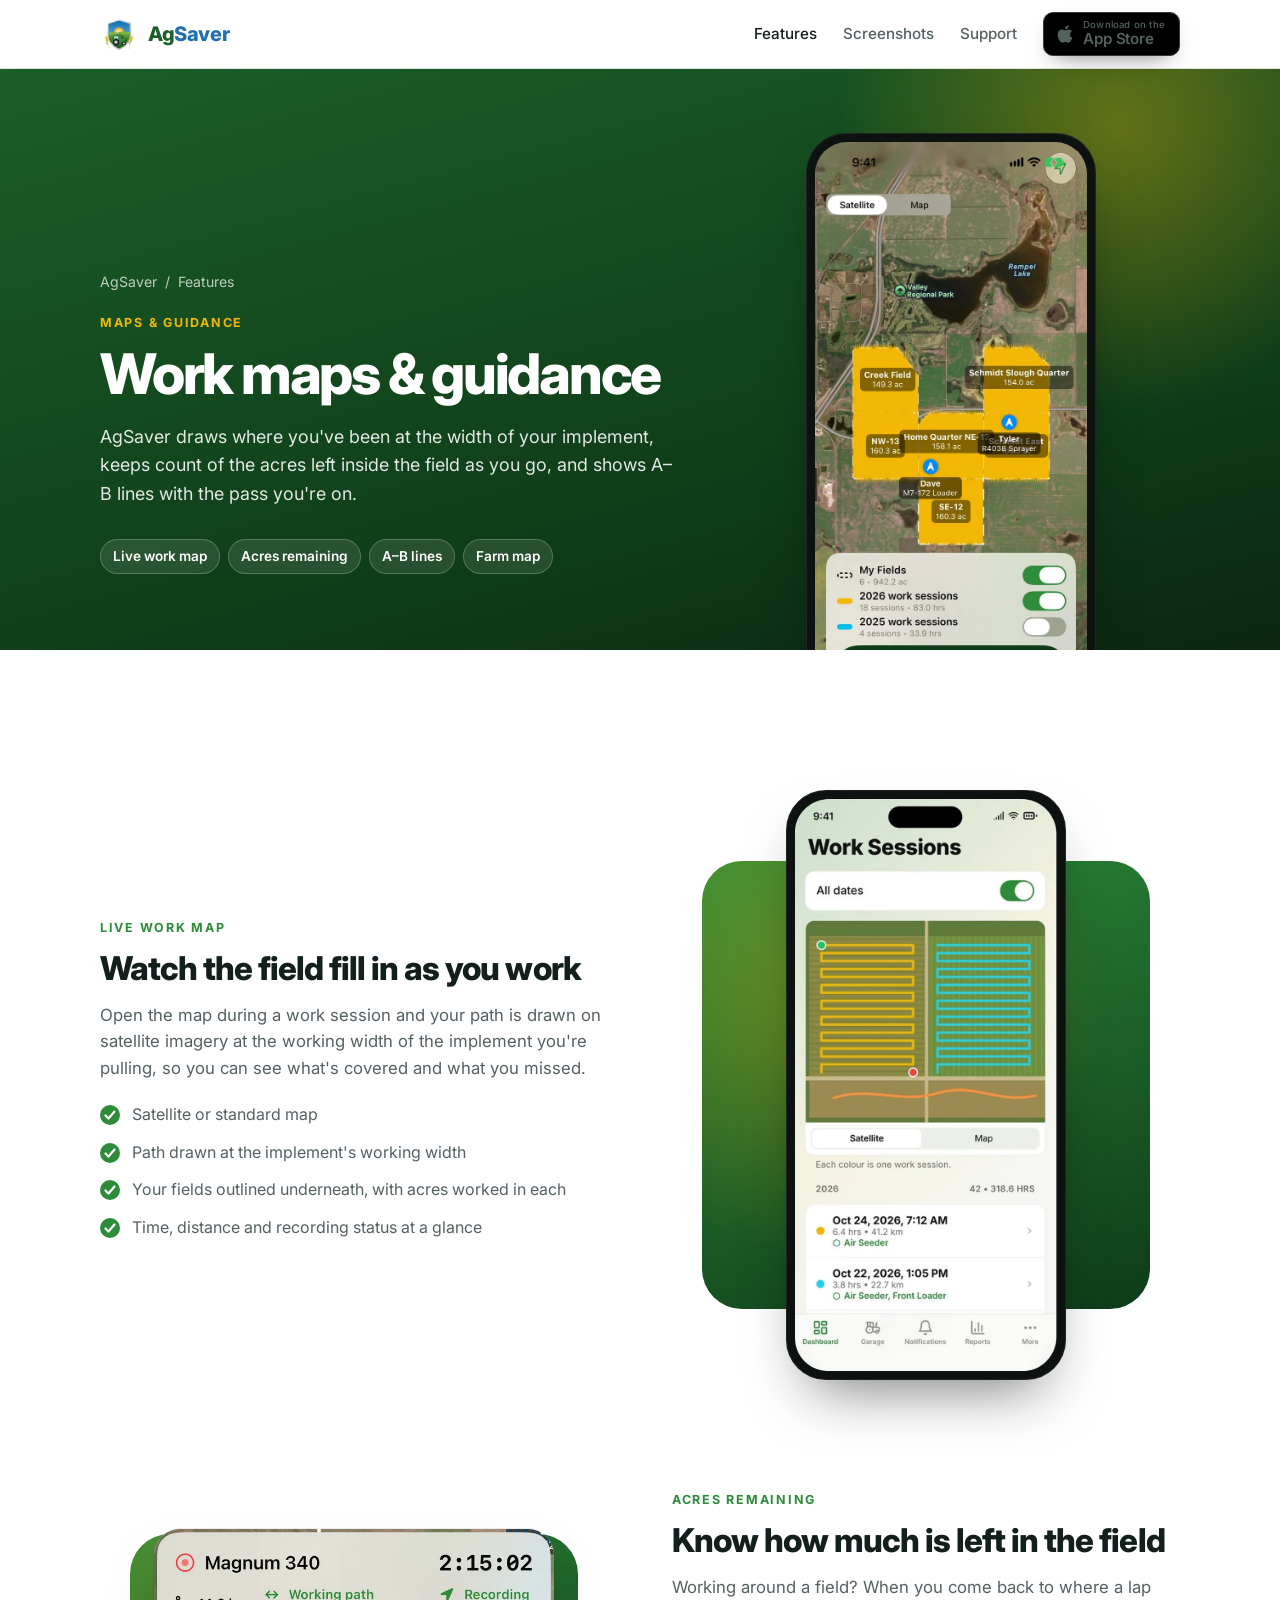
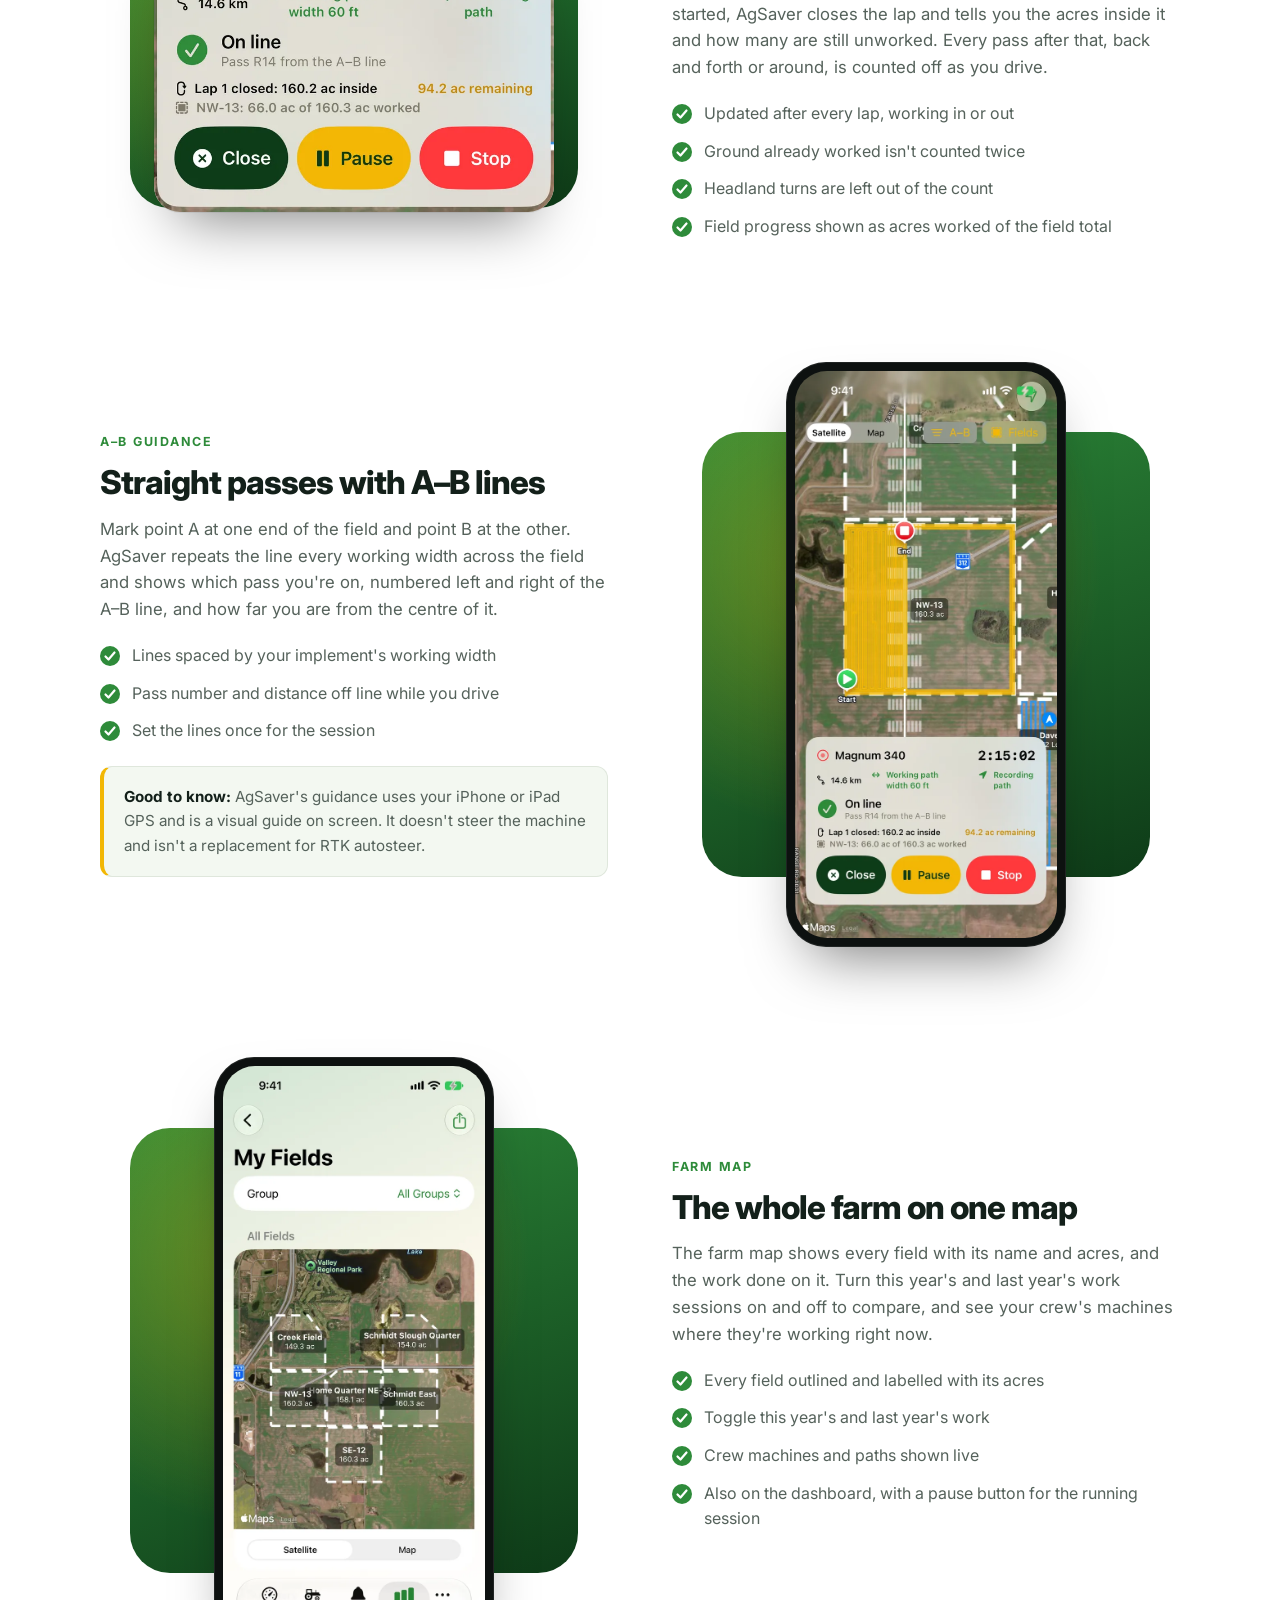
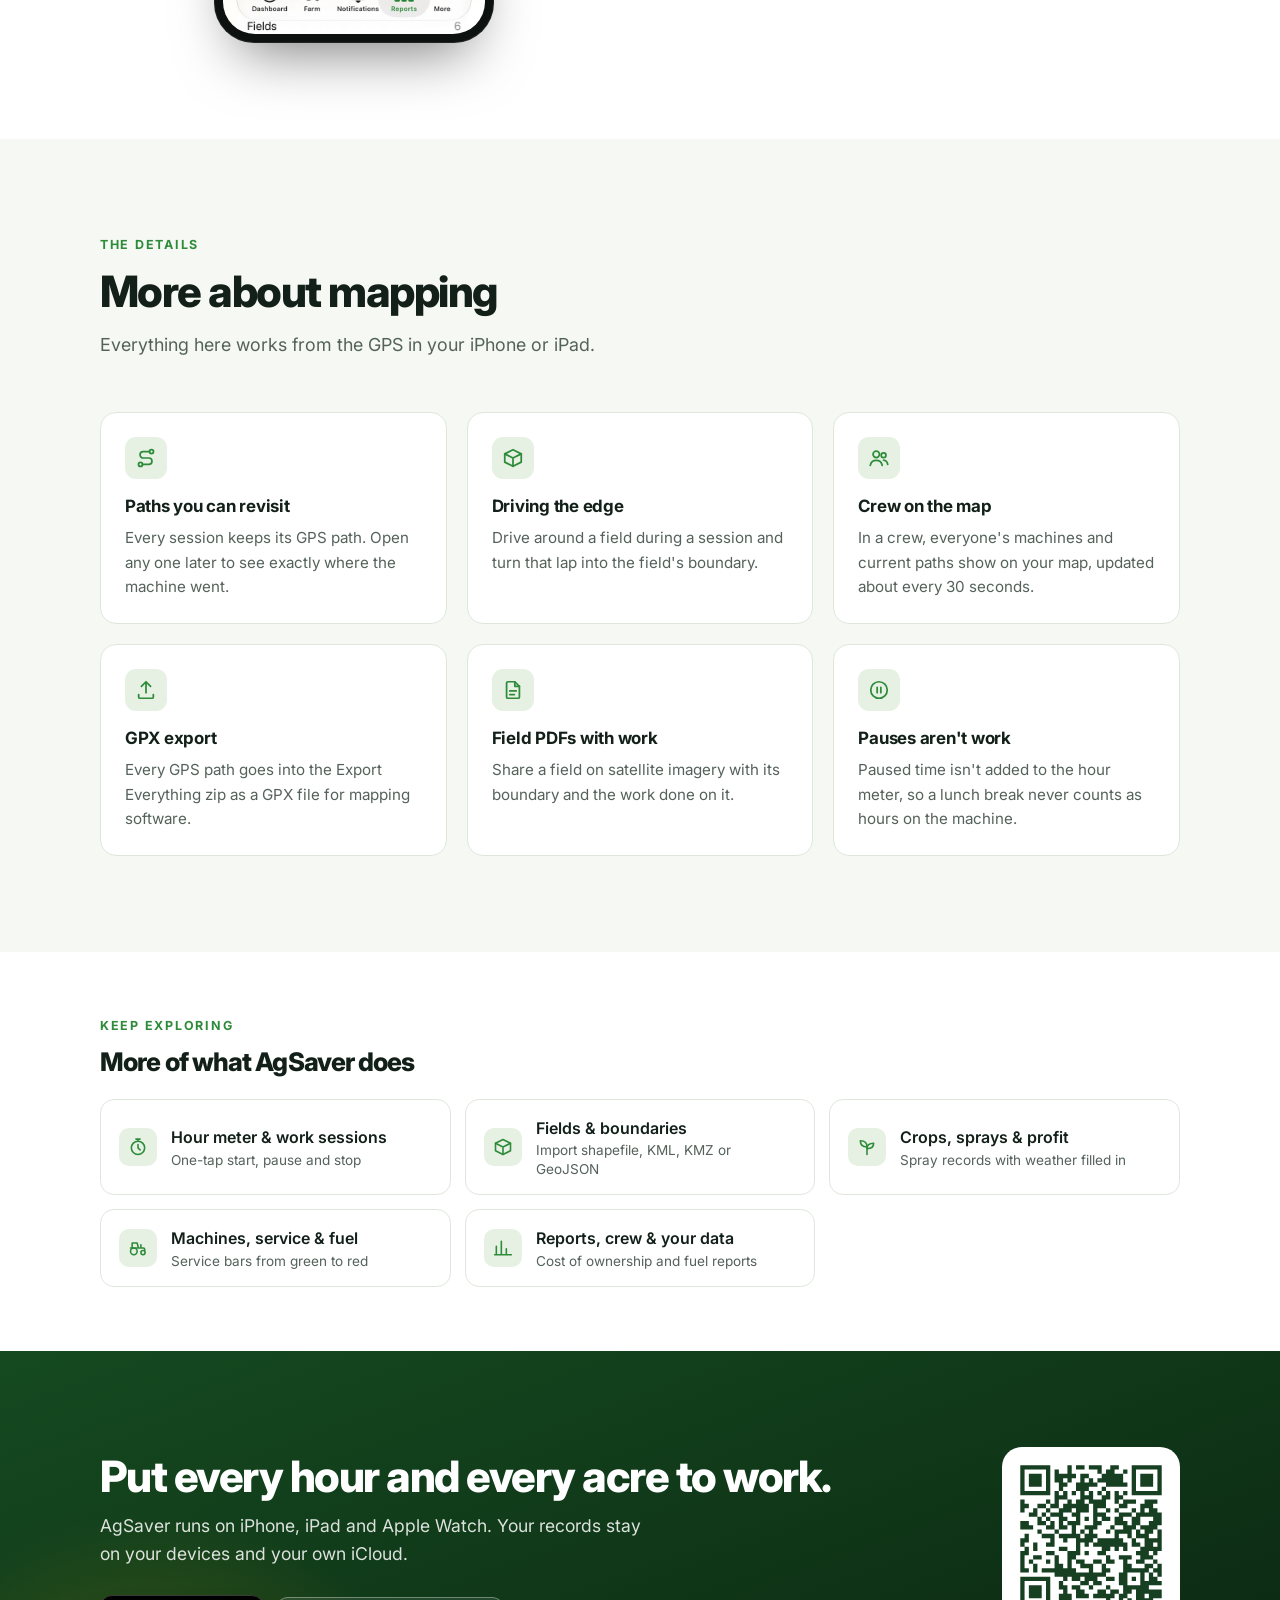
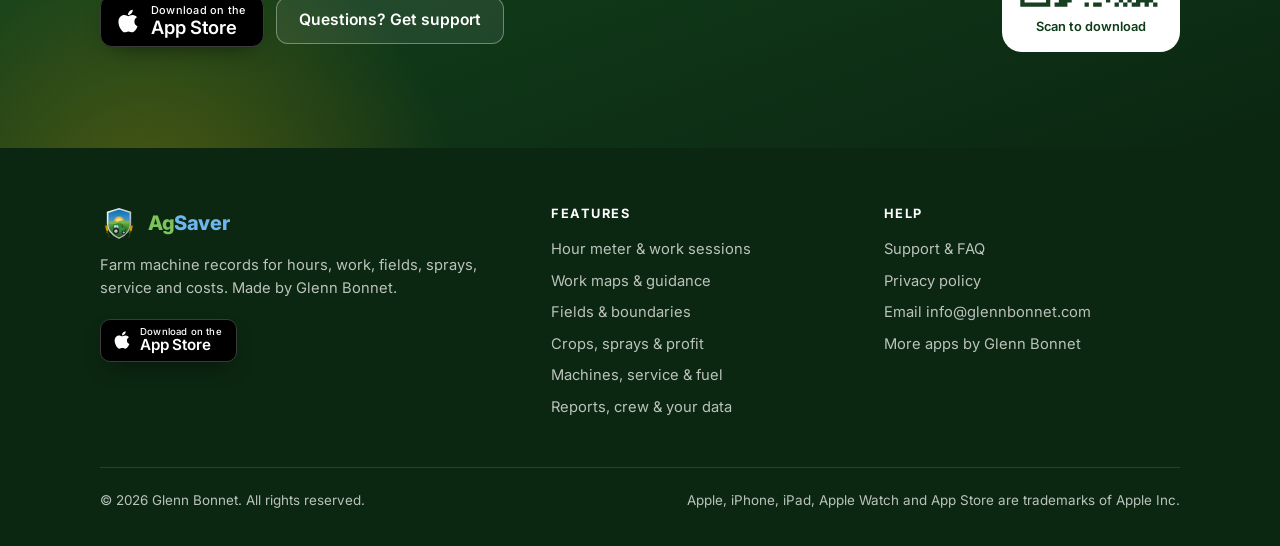
<file: maps.html>
<!doctype html>
<html lang="en-CA">
<head>
<meta charset="utf-8">
<meta name="viewport" content="width=device-width, initial-scale=1">
<title>Work maps &amp; guidance — AgSaver</title>
<meta name="description" content="AgSaver records every pass on a satellite map at your implement&#x27;s working width, shows acres remaining lap by lap, and gives you A–B guidance lines on iPhone and iPad.">
<link rel="canonical" href="https://agsaver.ca/maps.html">
<meta name="theme-color" content="#1b5e28">
<meta name="apple-itunes-app" content="app-id=6827369143">
<meta property="og:type" content="website">
<meta property="og:site_name" content="AgSaver">
<meta property="og:title" content="Work maps &amp; guidance — AgSaver">
<meta property="og:description" content="AgSaver records every pass on a satellite map at your implement&#x27;s working width, shows acres remaining lap by lap, and gives you A–B guidance lines on iPhone and iPad.">
<meta property="og:url" content="https://agsaver.ca/maps.html">
<meta property="og:image" content="https://agsaver.ca/img/og.jpg">
<meta name="twitter:card" content="summary_large_image">
<link rel="icon" href="img/emblem.svg" type="image/svg+xml">
<link rel="icon" href="img/favicon-32.png" sizes="32x32" type="image/png">
<link rel="apple-touch-icon" href="img/apple-touch-icon.png">
<link rel="preconnect" href="https://fonts.googleapis.com">
<link rel="preconnect" href="https://fonts.gstatic.com" crossorigin>
<link href="https://fonts.googleapis.com/css2?family=Inter:wght@400;500;600;700;800&display=swap" rel="stylesheet">
<link rel="stylesheet" href="style.css?v=1">
</head>
<body>
<header class="site-header" id="top">
  <div class="wrap">
    <a href="index.html" class="brand" aria-label="AgSaver home"><img src="img/emblem.svg" alt="" width="38" height="38"><span><span class="ag">Ag</span><span class="sv">Saver</span></span></a>
    <button class="menu-toggle" aria-label="Menu" aria-expanded="false"><svg viewBox="0 0 24 24" fill="none" stroke="currentColor" stroke-width="1.9" stroke-linecap="round" stroke-linejoin="round" aria-hidden="true"><path d="M4 7h16M4 12h16M4 17h16"/></svg></button>
    <ul class="menu">
      <li class="has-sub"><a href="index.html#features" class="active">Features</a>
        <ul class="sub"><li><a href="work.html"><svg viewBox="0 0 24 24" fill="none" stroke="currentColor" stroke-width="1.9" stroke-linecap="round" stroke-linejoin="round" aria-hidden="true"><circle cx="12" cy="13" r="8"/><path d="M12 9v4l2.5 2.5M9.5 2.5h5M12 2.5V5"/></svg>Hour meter & work sessions</a></li><li><a href="maps.html" class="active"><svg viewBox="0 0 24 24" fill="none" stroke="currentColor" stroke-width="1.9" stroke-linecap="round" stroke-linejoin="round" aria-hidden="true"><circle cx="6" cy="19" r="2.2"/><circle cx="18" cy="5" r="2.2"/><path d="M8.2 19H15a3.5 3.5 0 0 0 0-7H9a3.5 3.5 0 0 1 0-7h6.8"/></svg>Work maps & guidance</a></li><li><a href="fields.html"><svg viewBox="0 0 24 24" fill="none" stroke="currentColor" stroke-width="1.9" stroke-linecap="round" stroke-linejoin="round" aria-hidden="true"><path d="M3 7.5 12 3l9 4.5v9L12 21l-9-4.5z"/><path d="M3 7.5l9 4.5 9-4.5M12 12v9"/></svg>Fields & boundaries</a></li><li><a href="crops.html"><svg viewBox="0 0 24 24" fill="none" stroke="currentColor" stroke-width="1.9" stroke-linecap="round" stroke-linejoin="round" aria-hidden="true"><path d="M12 21v-9"/><path d="M12 12C12 7 8.5 4.5 4 4.5c0 4.5 3 7.5 8 7.5z"/><path d="M12 14c0-4 3-6.5 8-6.5 0 4-3 6.5-8 6.5z"/></svg>Crops, sprays & profit</a></li><li><a href="machines.html"><svg viewBox="0 0 24 24" fill="none" stroke="currentColor" stroke-width="1.9" stroke-linecap="round" stroke-linejoin="round" aria-hidden="true"><circle cx="7" cy="16" r="4"/><circle cx="18" cy="17.5" r="2.5"/><path d="M5 12V6h6l1.5 6M11 12h7.5a1.5 1.5 0 0 1 1.5 1.5V15M15.5 12V8M3 12h9"/></svg>Machines, service & fuel</a></li><li><a href="reports.html"><svg viewBox="0 0 24 24" fill="none" stroke="currentColor" stroke-width="1.9" stroke-linecap="round" stroke-linejoin="round" aria-hidden="true"><path d="M4 20V10M10 20V4M16 20v-7M22 20H2"/></svg>Reports, crew & your data</a></li></ul>
      </li>
      <li><a href="index.html#screens">Screenshots</a></li>
      <li><a href="support.html">Support</a></li>
      <li><a class="appstore sm header-cta" href="https://apps.apple.com/ca/app/agsaver/id6827369143" target="_blank" rel="noopener"><svg viewBox="0 0 384 512" aria-hidden="true"><path fill="currentColor" d="M318.7 268.7c-.2-36.7 16.4-64.4 50-84.8-18.8-26.9-47.2-41.7-84.7-44.6-35.5-2.8-74.3 20.7-88.5 20.7-15 0-49.4-19.7-76.4-19.7C63.3 141.2 4 184.8 4 273.5q0 39.3 14.4 81.2c12.8 36.7 59 126.7 107.2 125.2 25.2-.6 43-17.9 75.8-17.9 31.8 0 48.3 17.9 76.4 17.9 48.6-.7 90.4-82.5 102.6-119.3-65.2-30.7-61.7-90-61.7-91.9zm-56.6-164.2c27.3-32.4 24.8-61.9 24-72.5-24.1 1.4-52 16.4-67.9 34.9-17.5 19.8-27.8 44.3-25.6 71.9 26.1 2 49.9-11.4 69.5-34.3z"/></svg><span><small>Download on the</small><strong>App Store</strong></span></a></li>
    </ul>
  </div>
</header>
<main>
<section class="page-hero" style="padding:0">
  <div class="wrap">
    <div class="copy">
      <div class="crumbs"><a href="index.html">AgSaver</a> &nbsp;/&nbsp; <a href="index.html#features">Features</a></div>
      <div class="eyebrow">Maps & guidance</div>
      <h1>Work maps & guidance</h1>
      <p class="lead">AgSaver draws where you've been at the width of your implement, keeps count of the acres left inside the field as you go, and shows A–B lines with the pass you're on.</p>
      <div class="jump"><a href="#work-map">Live work map</a><a href="#laps">Acres remaining</a><a href="#ab-lines">A–B lines</a><a href="#farm-map">Farm map</a></div>
    </div>
    <div class="media"><div class="phone"><img src="img/shots/farmmap.webp" alt="Farm map with fields and work" width="640" height="1387" loading="lazy" decoding="async"></div></div>
  </div>
</section>
<section>
  <div class="wrap">
    <div class="row" id="work-map">
      <div>
        <div class="eyebrow">Live work map</div>
        <h3>Watch the field fill in as you work</h3>
        <p>Open the map during a work session and your path is drawn on satellite imagery at the working width of the implement you're pulling, so you can see what's covered and what you missed.</p><ul class="ticks"><li>Satellite or standard map</li><li>Path drawn at the implement's working width</li><li>Your fields outlined underneath, with acres worked in each</li><li>Time, distance and recording status at a glance</li></ul>
      </div>
      <div class="row-media"><div class="phone"><img src="img/shots/work-sessions.webp" alt="Work sessions on the map" width="640" height="1387" loading="lazy" decoding="async"></div></div>
    </div>
<div class="row flip" id="laps">
      <div>
        <div class="eyebrow">Acres remaining</div>
        <h3>Know how much is left in the field</h3>
        <p>Working around a field? When you come back to where a lap started, AgSaver closes the lap and tells you the acres inside it and how many are still unworked. Every pass after that, back and forth or around, is counted off as you drive.</p><ul class="ticks"><li>Updated after every lap, working in or out</li><li>Ground already worked isn't counted twice</li><li>Headland turns are left out of the count</li><li>Field progress shown as acres worked of the field total</li></ul>
      </div>
      <div class="row-media"><div class="zoom"><img src="img/shots/zoom-guidance.webp" alt="Lap closed with acres remaining and pass number" width="720" height="510" loading="lazy" decoding="async"></div></div>
    </div>
<div class="row" id="ab-lines">
      <div>
        <div class="eyebrow">A–B guidance</div>
        <h3>Straight passes with A–B lines</h3>
        <p>Mark point A at one end of the field and point B at the other. AgSaver repeats the line every working width across the field and shows which pass you're on, numbered left and right of the A–B line, and how far you are from the centre of it.</p><ul class="ticks"><li>Lines spaced by your implement's working width</li><li>Pass number and distance off line while you drive</li><li>Set the lines once for the session</li></ul><div class="note"><strong>Good to know:</strong> AgSaver's guidance uses your iPhone or iPad GPS and is a visual guide on screen. It doesn't steer the machine and isn't a replacement for RTK autosteer.</div>
      </div>
      <div class="row-media"><div class="phone"><img src="img/shots/liveguidance.webp" alt="A–B guidance lines on the live map" width="640" height="1387" loading="lazy" decoding="async"></div></div>
    </div>
<div class="row flip" id="farm-map">
      <div>
        <div class="eyebrow">Farm map</div>
        <h3>The whole farm on one map</h3>
        <p>The farm map shows every field with its name and acres, and the work done on it. Turn this year's and last year's work sessions on and off to compare, and see your crew's machines where they're working right now.</p><ul class="ticks"><li>Every field outlined and labelled with its acres</li><li>Toggle this year's and last year's work</li><li>Crew machines and paths shown live</li><li>Also on the dashboard, with a pause button for the running session</li></ul>
      </div>
      <div class="row-media"><div class="phone"><img src="img/shots/fieldsreport.webp" alt="All fields on satellite imagery" width="640" height="1387" loading="lazy" decoding="async"></div></div>
    </div>

  </div>
</section>
<section class="alt">
  <div class="wrap">
    <div class="section-head"><div class="eyebrow">The details</div><h2>More about mapping</h2><p class="lead">Everything here works from the GPS in your iPhone or iPad.</p></div>
    <div class="details"><div class="detail"><div class="ic"><svg viewBox="0 0 24 24" fill="none" stroke="currentColor" stroke-width="1.9" stroke-linecap="round" stroke-linejoin="round" aria-hidden="true"><circle cx="6" cy="19" r="2.2"/><circle cx="18" cy="5" r="2.2"/><path d="M8.2 19H15a3.5 3.5 0 0 0 0-7H9a3.5 3.5 0 0 1 0-7h6.8"/></svg></div><h3>Paths you can revisit</h3><p>Every session keeps its GPS path. Open any one later to see exactly where the machine went.</p></div><div class="detail"><div class="ic"><svg viewBox="0 0 24 24" fill="none" stroke="currentColor" stroke-width="1.9" stroke-linecap="round" stroke-linejoin="round" aria-hidden="true"><path d="M3 7.5 12 3l9 4.5v9L12 21l-9-4.5z"/><path d="M3 7.5l9 4.5 9-4.5M12 12v9"/></svg></div><h3>Driving the edge</h3><p>Drive around a field during a session and turn that lap into the field's boundary.</p></div><div class="detail"><div class="ic"><svg viewBox="0 0 24 24" fill="none" stroke="currentColor" stroke-width="1.9" stroke-linecap="round" stroke-linejoin="round" aria-hidden="true"><circle cx="9" cy="8" r="3.5"/><path d="M2.5 20c.6-3.6 3.2-5.5 6.5-5.5s5.9 1.9 6.5 5.5"/><circle cx="17" cy="9" r="2.6"/><path d="M17 14.3c2.5.2 4 1.8 4.5 4.7"/></svg></div><h3>Crew on the map</h3><p>In a crew, everyone's machines and current paths show on your map, updated about every 30 seconds.</p></div><div class="detail"><div class="ic"><svg viewBox="0 0 24 24" fill="none" stroke="currentColor" stroke-width="1.9" stroke-linecap="round" stroke-linejoin="round" aria-hidden="true"><path d="M12 15V3M7 8l5-5 5 5"/><path d="M4 17v2.5A1.5 1.5 0 0 0 5.5 21h13a1.5 1.5 0 0 0 1.5-1.5V17"/></svg></div><h3>GPX export</h3><p>Every GPS path goes into the Export Everything zip as a GPX file for mapping software.</p></div><div class="detail"><div class="ic"><svg viewBox="0 0 24 24" fill="none" stroke="currentColor" stroke-width="1.9" stroke-linecap="round" stroke-linejoin="round" aria-hidden="true"><path d="M14 3H6.5A1.5 1.5 0 0 0 5 4.5v15A1.5 1.5 0 0 0 6.5 21h11a1.5 1.5 0 0 0 1.5-1.5V8z"/><path d="M14 3v5h5M8.5 13h7M8.5 17h5"/></svg></div><h3>Field PDFs with work</h3><p>Share a field on satellite imagery with its boundary and the work done on it.</p></div><div class="detail"><div class="ic"><svg viewBox="0 0 24 24" fill="none" stroke="currentColor" stroke-width="1.9" stroke-linecap="round" stroke-linejoin="round" aria-hidden="true"><circle cx="12" cy="12" r="9"/><path d="M10 9v6M14 9v6"/></svg></div><h3>Pauses aren't work</h3><p>Paused time isn't added to the hour meter, so a lunch break never counts as hours on the machine.</p></div></div>
  </div>
</section>
<section class="tight">
  <div class="wrap">
    <div class="eyebrow">Keep exploring</div>
    <h2 style="font-size:1.6rem;margin-bottom:22px">More of what AgSaver does</h2>
    <div class="others"><a class="other" href="work.html"><span class="ic"><svg viewBox="0 0 24 24" fill="none" stroke="currentColor" stroke-width="1.9" stroke-linecap="round" stroke-linejoin="round" aria-hidden="true"><circle cx="12" cy="13" r="8"/><path d="M12 9v4l2.5 2.5M9.5 2.5h5M12 2.5V5"/></svg></span><div>Hour meter & work sessions<span>One-tap start, pause and stop</span></div></a><a class="other" href="fields.html"><span class="ic"><svg viewBox="0 0 24 24" fill="none" stroke="currentColor" stroke-width="1.9" stroke-linecap="round" stroke-linejoin="round" aria-hidden="true"><path d="M3 7.5 12 3l9 4.5v9L12 21l-9-4.5z"/><path d="M3 7.5l9 4.5 9-4.5M12 12v9"/></svg></span><div>Fields & boundaries<span>Import shapefile, KML, KMZ or GeoJSON</span></div></a><a class="other" href="crops.html"><span class="ic"><svg viewBox="0 0 24 24" fill="none" stroke="currentColor" stroke-width="1.9" stroke-linecap="round" stroke-linejoin="round" aria-hidden="true"><path d="M12 21v-9"/><path d="M12 12C12 7 8.5 4.5 4 4.5c0 4.5 3 7.5 8 7.5z"/><path d="M12 14c0-4 3-6.5 8-6.5 0 4-3 6.5-8 6.5z"/></svg></span><div>Crops, sprays & profit<span>Spray records with weather filled in</span></div></a><a class="other" href="machines.html"><span class="ic"><svg viewBox="0 0 24 24" fill="none" stroke="currentColor" stroke-width="1.9" stroke-linecap="round" stroke-linejoin="round" aria-hidden="true"><circle cx="7" cy="16" r="4"/><circle cx="18" cy="17.5" r="2.5"/><path d="M5 12V6h6l1.5 6M11 12h7.5a1.5 1.5 0 0 1 1.5 1.5V15M15.5 12V8M3 12h9"/></svg></span><div>Machines, service & fuel<span>Service bars from green to red</span></div></a><a class="other" href="reports.html"><span class="ic"><svg viewBox="0 0 24 24" fill="none" stroke="currentColor" stroke-width="1.9" stroke-linecap="round" stroke-linejoin="round" aria-hidden="true"><path d="M4 20V10M10 20V4M16 20v-7M22 20H2"/></svg></span><div>Reports, crew & your data<span>Cost of ownership and fuel reports</span></div></a></div>
  </div>
</section>
<section class="cta">
  <div class="wrap">
    <div>
      <h2>Put every hour and every acre to work.</h2>
      <p>AgSaver runs on iPhone, iPad and Apple Watch. Your records stay on your devices and your own iCloud.</p>
      <div class="btns"><a class="appstore" href="https://apps.apple.com/ca/app/agsaver/id6827369143" target="_blank" rel="noopener"><svg viewBox="0 0 384 512" aria-hidden="true"><path fill="currentColor" d="M318.7 268.7c-.2-36.7 16.4-64.4 50-84.8-18.8-26.9-47.2-41.7-84.7-44.6-35.5-2.8-74.3 20.7-88.5 20.7-15 0-49.4-19.7-76.4-19.7C63.3 141.2 4 184.8 4 273.5q0 39.3 14.4 81.2c12.8 36.7 59 126.7 107.2 125.2 25.2-.6 43-17.9 75.8-17.9 31.8 0 48.3 17.9 76.4 17.9 48.6-.7 90.4-82.5 102.6-119.3-65.2-30.7-61.7-90-61.7-91.9zm-56.6-164.2c27.3-32.4 24.8-61.9 24-72.5-24.1 1.4-52 16.4-67.9 34.9-17.5 19.8-27.8 44.3-25.6 71.9 26.1 2 49.9-11.4 69.5-34.3z"/></svg><span><small>Download on the</small><strong>App Store</strong></span></a><a href="support.html" class="btn btn-ghost-light">Questions? Get support</a></div>
    </div>
    <div class="qr"><img src="img/qr.svg" alt="QR code to AgSaver on the App Store" width="150" height="150">Scan to download</div>
  </div>
</section>
</main>
<footer class="site-footer">
  <div class="wrap">
    <div class="cols">
      <div>
        <a href="index.html" class="brand"><img src="img/emblem.svg" alt="" width="38" height="38"><span><span class="ag">Ag</span><span class="sv">Saver</span></span></a>
        <p>Farm machine records for hours, work, fields, sprays, service and costs. Made by Glenn Bonnet.</p>
        <p style="margin-top:18px"><a class="appstore sm" href="https://apps.apple.com/ca/app/agsaver/id6827369143" target="_blank" rel="noopener"><svg viewBox="0 0 384 512" aria-hidden="true"><path fill="currentColor" d="M318.7 268.7c-.2-36.7 16.4-64.4 50-84.8-18.8-26.9-47.2-41.7-84.7-44.6-35.5-2.8-74.3 20.7-88.5 20.7-15 0-49.4-19.7-76.4-19.7C63.3 141.2 4 184.8 4 273.5q0 39.3 14.4 81.2c12.8 36.7 59 126.7 107.2 125.2 25.2-.6 43-17.9 75.8-17.9 31.8 0 48.3 17.9 76.4 17.9 48.6-.7 90.4-82.5 102.6-119.3-65.2-30.7-61.7-90-61.7-91.9zm-56.6-164.2c27.3-32.4 24.8-61.9 24-72.5-24.1 1.4-52 16.4-67.9 34.9-17.5 19.8-27.8 44.3-25.6 71.9 26.1 2 49.9-11.4 69.5-34.3z"/></svg><span><small>Download on the</small><strong>App Store</strong></span></a></p>
      </div>
      <div><h4>Features</h4><ul><li><a href="work.html">Hour meter & work sessions</a></li><li><a href="maps.html">Work maps & guidance</a></li><li><a href="fields.html">Fields & boundaries</a></li><li><a href="crops.html">Crops, sprays & profit</a></li><li><a href="machines.html">Machines, service & fuel</a></li><li><a href="reports.html">Reports, crew & your data</a></li></ul></div>
      <div><h4>Help</h4><ul>
        <li><a href="support.html">Support &amp; FAQ</a></li>
        <li><a href="privacy.html">Privacy policy</a></li>
        <li><a href="mailto:info@glennbonnet.com">Email info@glennbonnet.com</a></li>
        <li><a href="https://glennbonnet.com" rel="noopener">More apps by Glenn Bonnet</a></li>
      </ul></div>
    </div>
    <div class="legal"><span>© <span class="yr">2026</span> Glenn Bonnet. All rights reserved.</span><span>Apple, iPhone, iPad, Apple Watch and App Store are trademarks of Apple Inc.</span></div>
  </div>
</footer>
<script>
document.querySelectorAll('.yr').forEach(e => e.textContent = new Date().getFullYear());
const h = document.querySelector('.site-header'), t = h.querySelector('.menu-toggle');
t.addEventListener('click', () => { const o = h.classList.toggle('open'); t.setAttribute('aria-expanded', o); });
h.querySelectorAll('.menu a').forEach(a => a.addEventListener('click', () => { h.classList.remove('open'); t.setAttribute('aria-expanded', false); }));
</script>
</body>
</html>
</file>
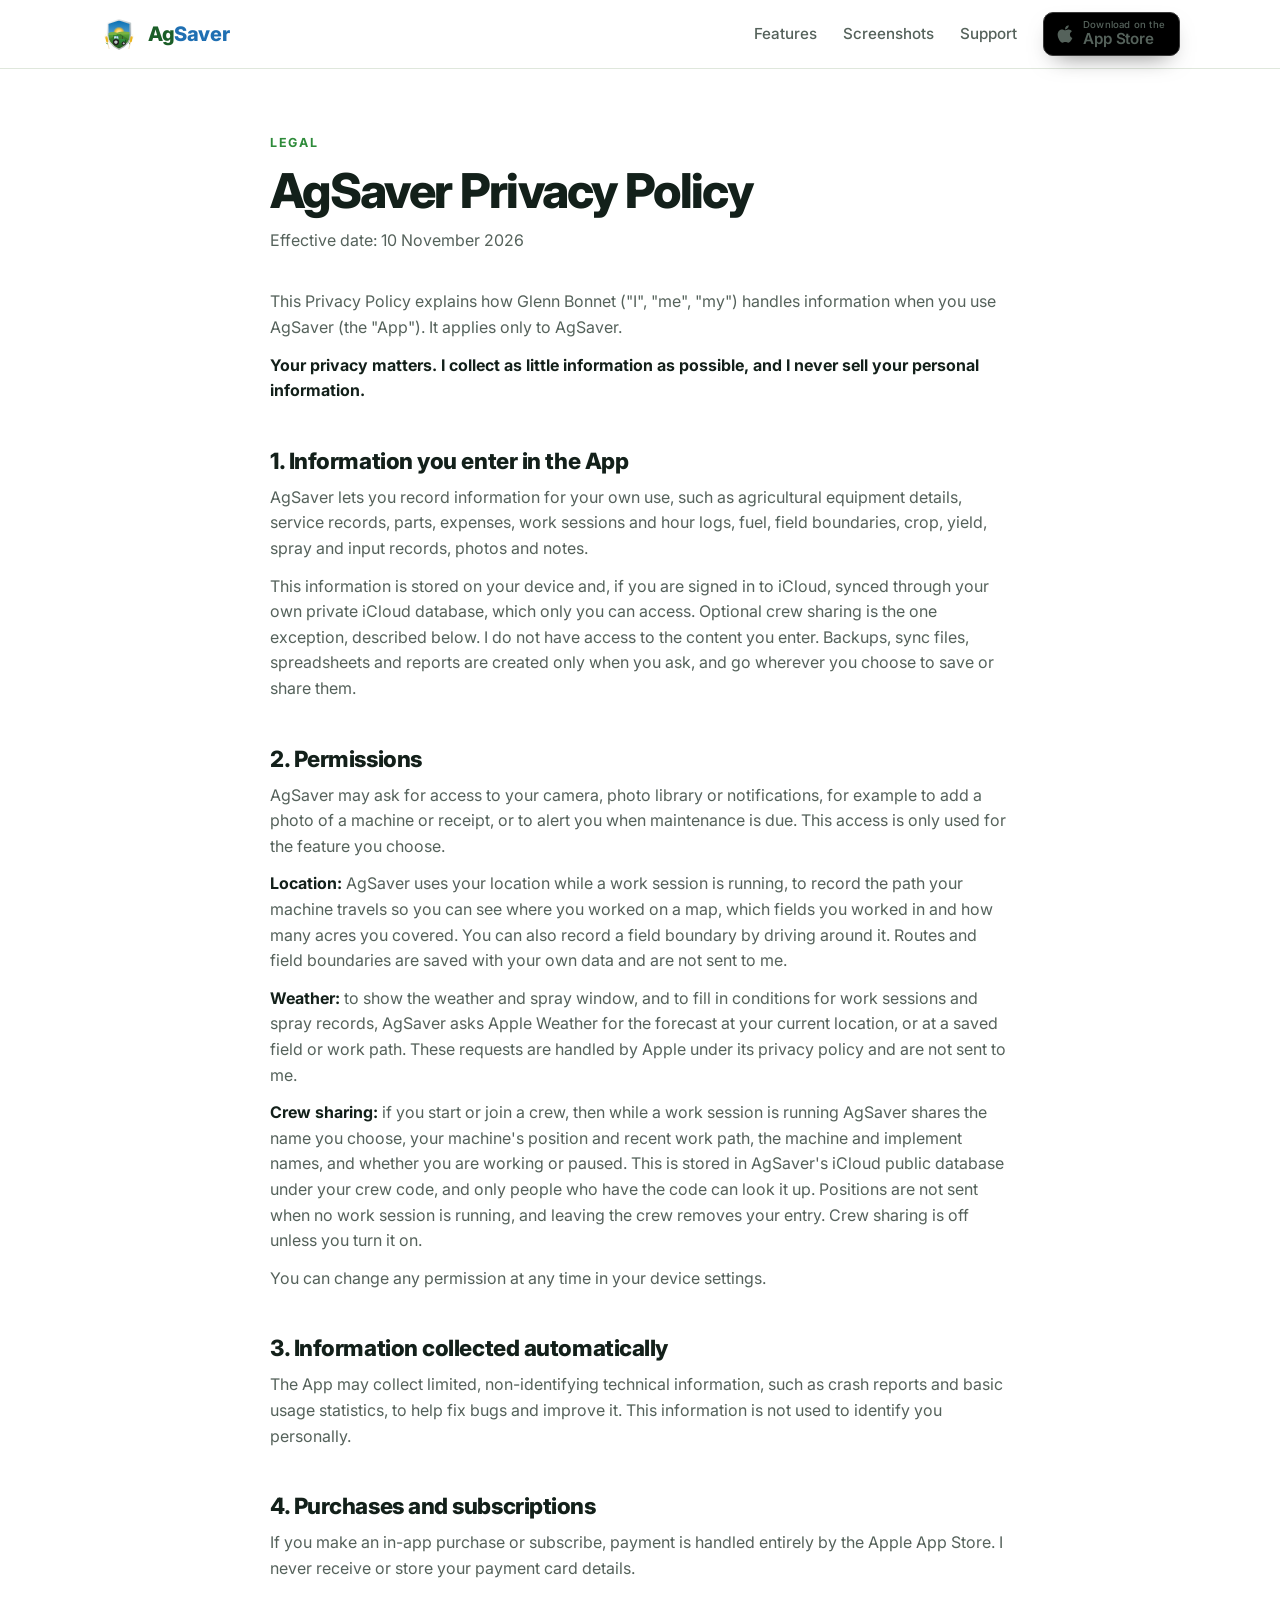
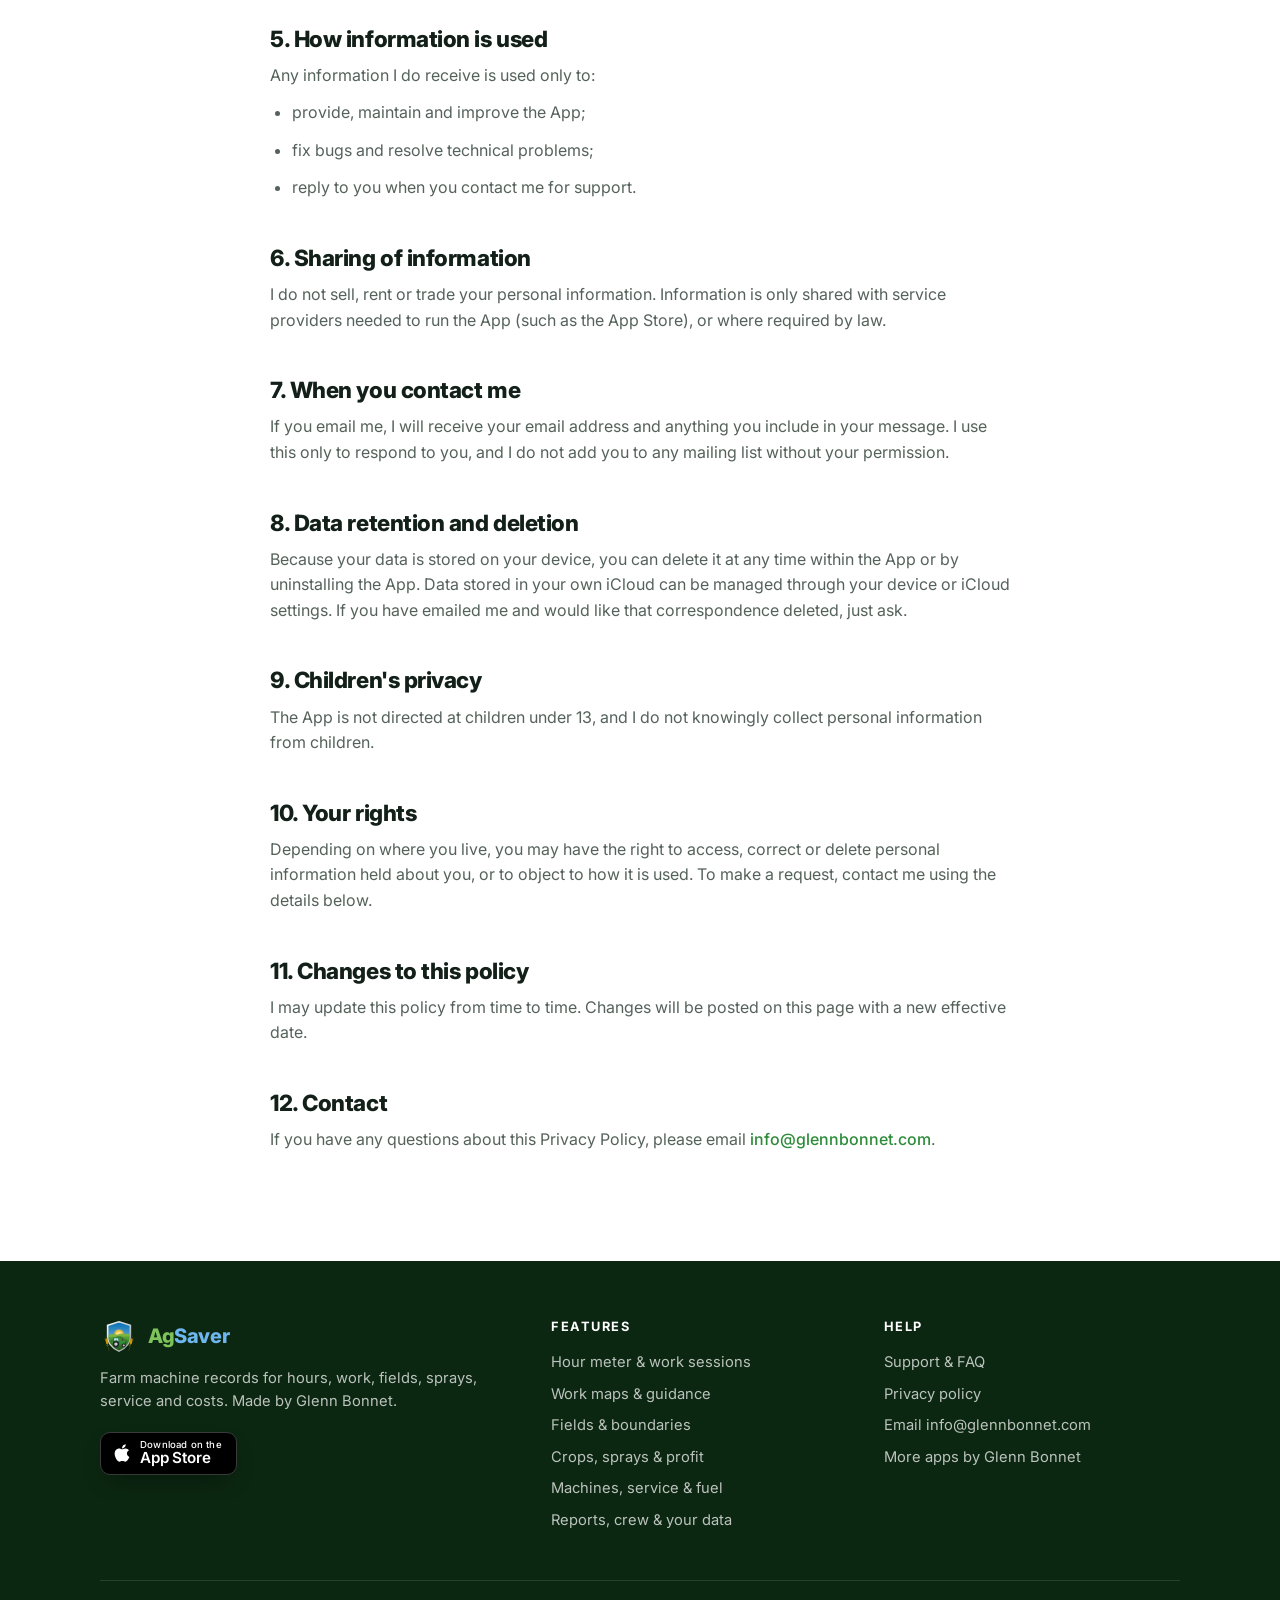
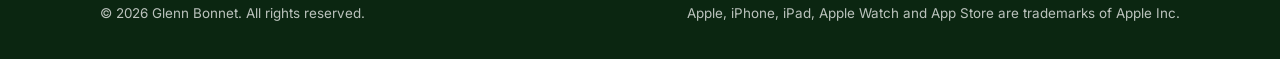
<file: privacy.html>
<!doctype html>
<html lang="en-CA">
<head>
<meta charset="utf-8">
<meta name="viewport" content="width=device-width, initial-scale=1">
<title>Privacy Policy — AgSaver</title>
<meta name="description" content="How AgSaver handles your information.">
<link rel="canonical" href="https://agsaver.ca/privacy.html">
<meta name="theme-color" content="#1b5e28">
<meta name="apple-itunes-app" content="app-id=6827369143">
<meta property="og:type" content="website">
<meta property="og:site_name" content="AgSaver">
<meta property="og:title" content="Privacy Policy — AgSaver">
<meta property="og:description" content="How AgSaver handles your information.">
<meta property="og:url" content="https://agsaver.ca/privacy.html">
<meta property="og:image" content="https://agsaver.ca/img/og.jpg">
<meta name="twitter:card" content="summary_large_image">
<link rel="icon" href="img/emblem.svg" type="image/svg+xml">
<link rel="icon" href="img/favicon-32.png" sizes="32x32" type="image/png">
<link rel="apple-touch-icon" href="img/apple-touch-icon.png">
<link rel="preconnect" href="https://fonts.googleapis.com">
<link rel="preconnect" href="https://fonts.gstatic.com" crossorigin>
<link href="https://fonts.googleapis.com/css2?family=Inter:wght@400;500;600;700;800&display=swap" rel="stylesheet">
<link rel="stylesheet" href="style.css?v=1">
</head>
<body>
<header class="site-header" id="top">
  <div class="wrap">
    <a href="index.html" class="brand" aria-label="AgSaver home"><img src="img/emblem.svg" alt="" width="38" height="38"><span><span class="ag">Ag</span><span class="sv">Saver</span></span></a>
    <button class="menu-toggle" aria-label="Menu" aria-expanded="false"><svg viewBox="0 0 24 24" fill="none" stroke="currentColor" stroke-width="1.9" stroke-linecap="round" stroke-linejoin="round" aria-hidden="true"><path d="M4 7h16M4 12h16M4 17h16"/></svg></button>
    <ul class="menu">
      <li class="has-sub"><a href="index.html#features">Features</a>
        <ul class="sub"><li><a href="work.html"><svg viewBox="0 0 24 24" fill="none" stroke="currentColor" stroke-width="1.9" stroke-linecap="round" stroke-linejoin="round" aria-hidden="true"><circle cx="12" cy="13" r="8"/><path d="M12 9v4l2.5 2.5M9.5 2.5h5M12 2.5V5"/></svg>Hour meter & work sessions</a></li><li><a href="maps.html"><svg viewBox="0 0 24 24" fill="none" stroke="currentColor" stroke-width="1.9" stroke-linecap="round" stroke-linejoin="round" aria-hidden="true"><circle cx="6" cy="19" r="2.2"/><circle cx="18" cy="5" r="2.2"/><path d="M8.2 19H15a3.5 3.5 0 0 0 0-7H9a3.5 3.5 0 0 1 0-7h6.8"/></svg>Work maps & guidance</a></li><li><a href="fields.html"><svg viewBox="0 0 24 24" fill="none" stroke="currentColor" stroke-width="1.9" stroke-linecap="round" stroke-linejoin="round" aria-hidden="true"><path d="M3 7.5 12 3l9 4.5v9L12 21l-9-4.5z"/><path d="M3 7.5l9 4.5 9-4.5M12 12v9"/></svg>Fields & boundaries</a></li><li><a href="crops.html"><svg viewBox="0 0 24 24" fill="none" stroke="currentColor" stroke-width="1.9" stroke-linecap="round" stroke-linejoin="round" aria-hidden="true"><path d="M12 21v-9"/><path d="M12 12C12 7 8.5 4.5 4 4.5c0 4.5 3 7.5 8 7.5z"/><path d="M12 14c0-4 3-6.5 8-6.5 0 4-3 6.5-8 6.5z"/></svg>Crops, sprays & profit</a></li><li><a href="machines.html"><svg viewBox="0 0 24 24" fill="none" stroke="currentColor" stroke-width="1.9" stroke-linecap="round" stroke-linejoin="round" aria-hidden="true"><circle cx="7" cy="16" r="4"/><circle cx="18" cy="17.5" r="2.5"/><path d="M5 12V6h6l1.5 6M11 12h7.5a1.5 1.5 0 0 1 1.5 1.5V15M15.5 12V8M3 12h9"/></svg>Machines, service & fuel</a></li><li><a href="reports.html"><svg viewBox="0 0 24 24" fill="none" stroke="currentColor" stroke-width="1.9" stroke-linecap="round" stroke-linejoin="round" aria-hidden="true"><path d="M4 20V10M10 20V4M16 20v-7M22 20H2"/></svg>Reports, crew & your data</a></li></ul>
      </li>
      <li><a href="index.html#screens">Screenshots</a></li>
      <li><a href="support.html">Support</a></li>
      <li><a class="appstore sm header-cta" href="https://apps.apple.com/ca/app/agsaver/id6827369143" target="_blank" rel="noopener"><svg viewBox="0 0 384 512" aria-hidden="true"><path fill="currentColor" d="M318.7 268.7c-.2-36.7 16.4-64.4 50-84.8-18.8-26.9-47.2-41.7-84.7-44.6-35.5-2.8-74.3 20.7-88.5 20.7-15 0-49.4-19.7-76.4-19.7C63.3 141.2 4 184.8 4 273.5q0 39.3 14.4 81.2c12.8 36.7 59 126.7 107.2 125.2 25.2-.6 43-17.9 75.8-17.9 31.8 0 48.3 17.9 76.4 17.9 48.6-.7 90.4-82.5 102.6-119.3-65.2-30.7-61.7-90-61.7-91.9zm-56.6-164.2c27.3-32.4 24.8-61.9 24-72.5-24.1 1.4-52 16.4-67.9 34.9-17.5 19.8-27.8 44.3-25.6 71.9 26.1 2 49.9-11.4 69.5-34.3z"/></svg><span><small>Download on the</small><strong>App Store</strong></span></a></li>
    </ul>
  </div>
</header>
<main>
<div class="wrap doc">
  <div class="eyebrow">Legal</div>
  <h1>AgSaver Privacy Policy</h1>
  <p class="updated">Effective date: 10 November 2026</p>
  <p>This Privacy Policy explains how Glenn Bonnet ("I", "me", "my") handles information when you use AgSaver (the "App"). It applies only to AgSaver.</p>
  <p><strong>Your privacy matters. I collect as little information as possible, and I never sell your personal information.</strong></p>

  <h2>1. Information you enter in the App</h2>
  <p>AgSaver lets you record information for your own use, such as agricultural equipment details, service records, parts, expenses, work sessions and hour logs, fuel, field boundaries, crop, yield, spray and input records, photos and notes.</p>
  <p>This information is stored on your device and, if you are signed in to iCloud, synced through your own private iCloud database, which only you can access. Optional crew sharing is the one exception, described below. I do not have access to the content you enter. Backups, sync files, spreadsheets and reports are created only when you ask, and go wherever you choose to save or share them.</p>

  <h2>2. Permissions</h2>
  <p>AgSaver may ask for access to your camera, photo library or notifications, for example to add a photo of a machine or receipt, or to alert you when maintenance is due. This access is only used for the feature you choose.</p>
  <p><strong>Location:</strong> AgSaver uses your location while a work session is running, to record the path your machine travels so you can see where you worked on a map, which fields you worked in and how many acres you covered. You can also record a field boundary by driving around it. Routes and field boundaries are saved with your own data and are not sent to me.</p>
  <p><strong>Weather:</strong> to show the weather and spray window, and to fill in conditions for work sessions and spray records, AgSaver asks Apple Weather for the forecast at your current location, or at a saved field or work path. These requests are handled by Apple under its privacy policy and are not sent to me.</p>
  <p><strong>Crew sharing:</strong> if you start or join a crew, then while a work session is running AgSaver shares the name you choose, your machine's position and recent work path, the machine and implement names, and whether you are working or paused. This is stored in AgSaver's iCloud public database under your crew code, and only people who have the code can look it up. Positions are not sent when no work session is running, and leaving the crew removes your entry. Crew sharing is off unless you turn it on.</p>
  <p>You can change any permission at any time in your device settings.</p>

  <h2>3. Information collected automatically</h2>
  <p>The App may collect limited, non-identifying technical information, such as crash reports and basic usage statistics, to help fix bugs and improve it. This information is not used to identify you personally.</p>

  <h2>4. Purchases and subscriptions</h2>
  <p>If you make an in-app purchase or subscribe, payment is handled entirely by the Apple App Store. I never receive or store your payment card details.</p>

  <h2>5. How information is used</h2>
  <p>Any information I do receive is used only to:</p>
  <ul><li>provide, maintain and improve the App;</li><li>fix bugs and resolve technical problems;</li><li>reply to you when you contact me for support.</li></ul>

  <h2>6. Sharing of information</h2>
  <p>I do not sell, rent or trade your personal information. Information is only shared with service providers needed to run the App (such as the App Store), or where required by law.</p>

  <h2>7. When you contact me</h2>
  <p>If you email me, I will receive your email address and anything you include in your message. I use this only to respond to you, and I do not add you to any mailing list without your permission.</p>

  <h2>8. Data retention and deletion</h2>
  <p>Because your data is stored on your device, you can delete it at any time within the App or by uninstalling the App. Data stored in your own iCloud can be managed through your device or iCloud settings. If you have emailed me and would like that correspondence deleted, just ask.</p>

  <h2>9. Children's privacy</h2>
  <p>The App is not directed at children under 13, and I do not knowingly collect personal information from children.</p>

  <h2>10. Your rights</h2>
  <p>Depending on where you live, you may have the right to access, correct or delete personal information held about you, or to object to how it is used. To make a request, contact me using the details below.</p>

  <h2>11. Changes to this policy</h2>
  <p>I may update this policy from time to time. Changes will be posted on this page with a new effective date.</p>

  <h2>12. Contact</h2>
  <p>If you have any questions about this Privacy Policy, please email <a href="mailto:info@glennbonnet.com">info@glennbonnet.com</a>.</p>
</div>
</main>
<footer class="site-footer">
  <div class="wrap">
    <div class="cols">
      <div>
        <a href="index.html" class="brand"><img src="img/emblem.svg" alt="" width="38" height="38"><span><span class="ag">Ag</span><span class="sv">Saver</span></span></a>
        <p>Farm machine records for hours, work, fields, sprays, service and costs. Made by Glenn Bonnet.</p>
        <p style="margin-top:18px"><a class="appstore sm" href="https://apps.apple.com/ca/app/agsaver/id6827369143" target="_blank" rel="noopener"><svg viewBox="0 0 384 512" aria-hidden="true"><path fill="currentColor" d="M318.7 268.7c-.2-36.7 16.4-64.4 50-84.8-18.8-26.9-47.2-41.7-84.7-44.6-35.5-2.8-74.3 20.7-88.5 20.7-15 0-49.4-19.7-76.4-19.7C63.3 141.2 4 184.8 4 273.5q0 39.3 14.4 81.2c12.8 36.7 59 126.7 107.2 125.2 25.2-.6 43-17.9 75.8-17.9 31.8 0 48.3 17.9 76.4 17.9 48.6-.7 90.4-82.5 102.6-119.3-65.2-30.7-61.7-90-61.7-91.9zm-56.6-164.2c27.3-32.4 24.8-61.9 24-72.5-24.1 1.4-52 16.4-67.9 34.9-17.5 19.8-27.8 44.3-25.6 71.9 26.1 2 49.9-11.4 69.5-34.3z"/></svg><span><small>Download on the</small><strong>App Store</strong></span></a></p>
      </div>
      <div><h4>Features</h4><ul><li><a href="work.html">Hour meter & work sessions</a></li><li><a href="maps.html">Work maps & guidance</a></li><li><a href="fields.html">Fields & boundaries</a></li><li><a href="crops.html">Crops, sprays & profit</a></li><li><a href="machines.html">Machines, service & fuel</a></li><li><a href="reports.html">Reports, crew & your data</a></li></ul></div>
      <div><h4>Help</h4><ul>
        <li><a href="support.html">Support &amp; FAQ</a></li>
        <li><a href="privacy.html">Privacy policy</a></li>
        <li><a href="mailto:info@glennbonnet.com">Email info@glennbonnet.com</a></li>
        <li><a href="https://glennbonnet.com" rel="noopener">More apps by Glenn Bonnet</a></li>
      </ul></div>
    </div>
    <div class="legal"><span>© <span class="yr">2026</span> Glenn Bonnet. All rights reserved.</span><span>Apple, iPhone, iPad, Apple Watch and App Store are trademarks of Apple Inc.</span></div>
  </div>
</footer>
<script>
document.querySelectorAll('.yr').forEach(e => e.textContent = new Date().getFullYear());
const h = document.querySelector('.site-header'), t = h.querySelector('.menu-toggle');
t.addEventListener('click', () => { const o = h.classList.toggle('open'); t.setAttribute('aria-expanded', o); });
h.querySelectorAll('.menu a').forEach(a => a.addEventListener('click', () => { h.classList.remove('open'); t.setAttribute('aria-expanded', false); }));
</script>
</body>
</html>
</file>
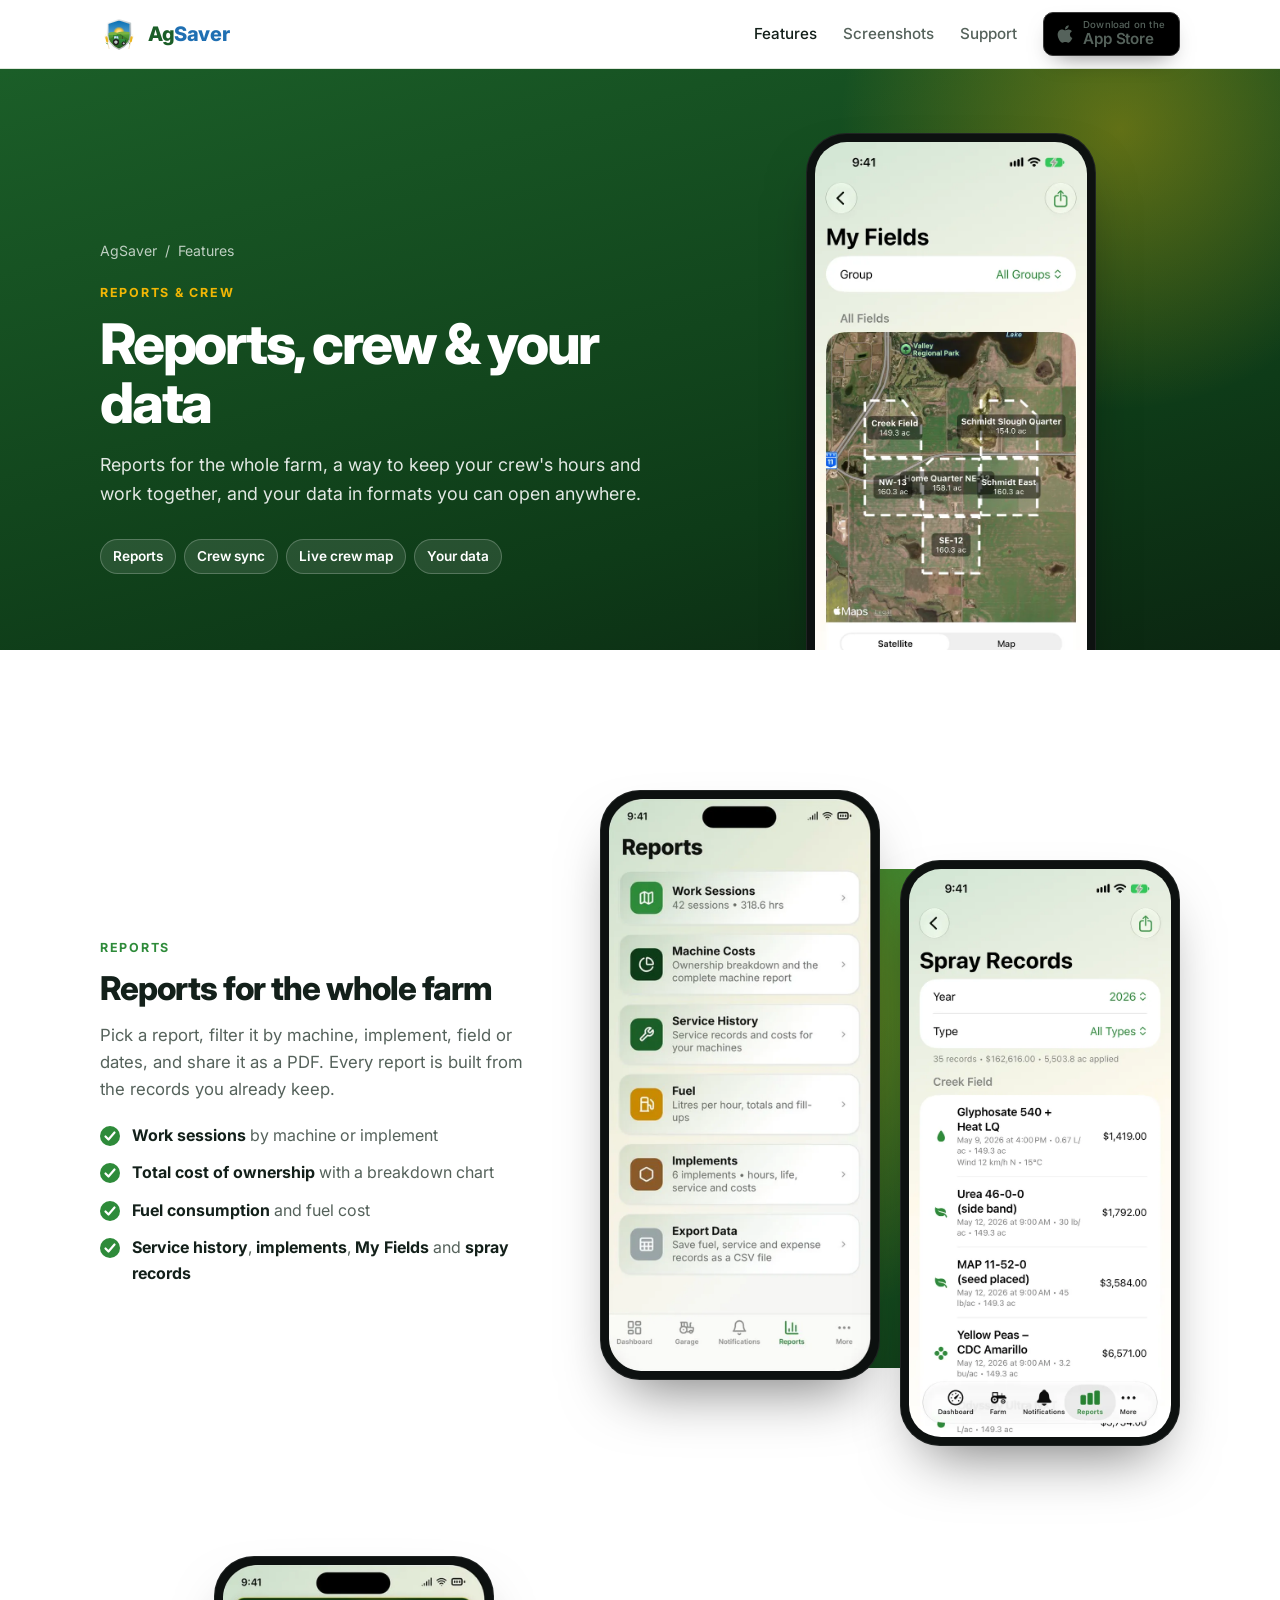
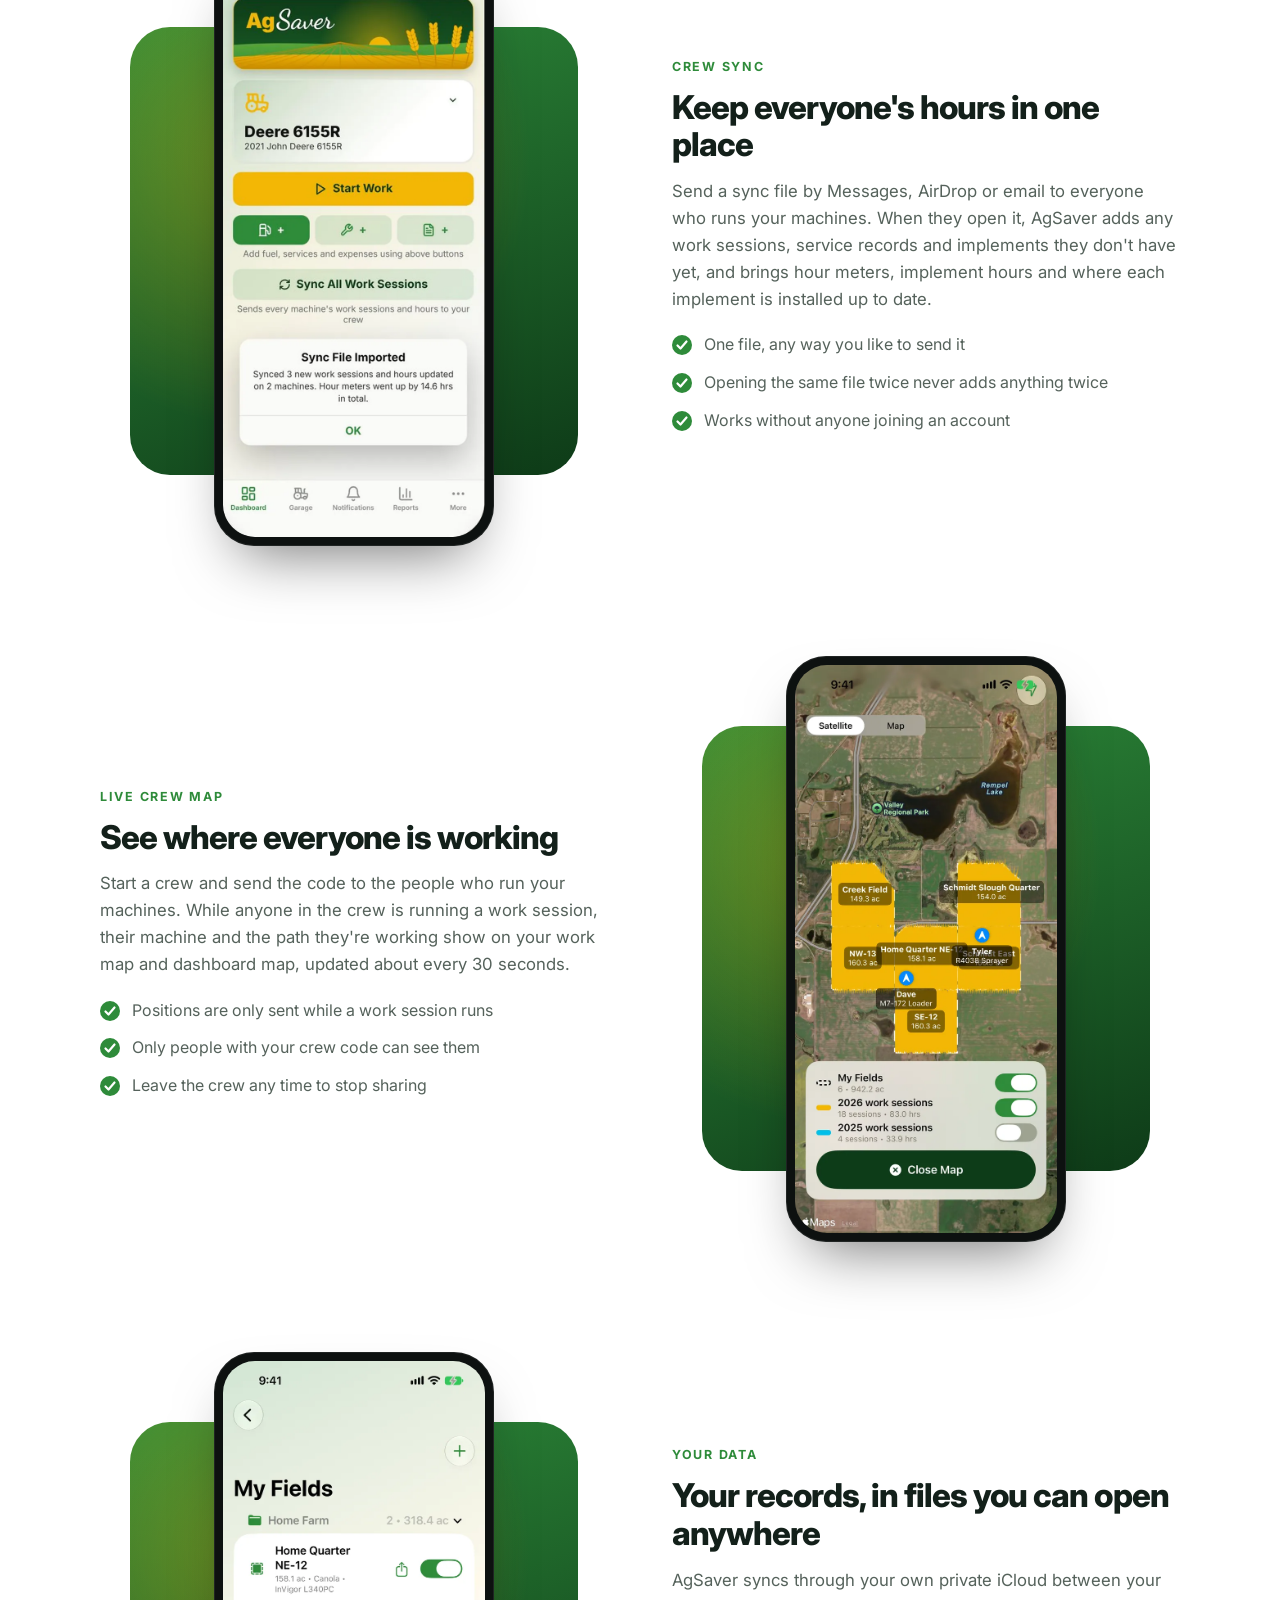
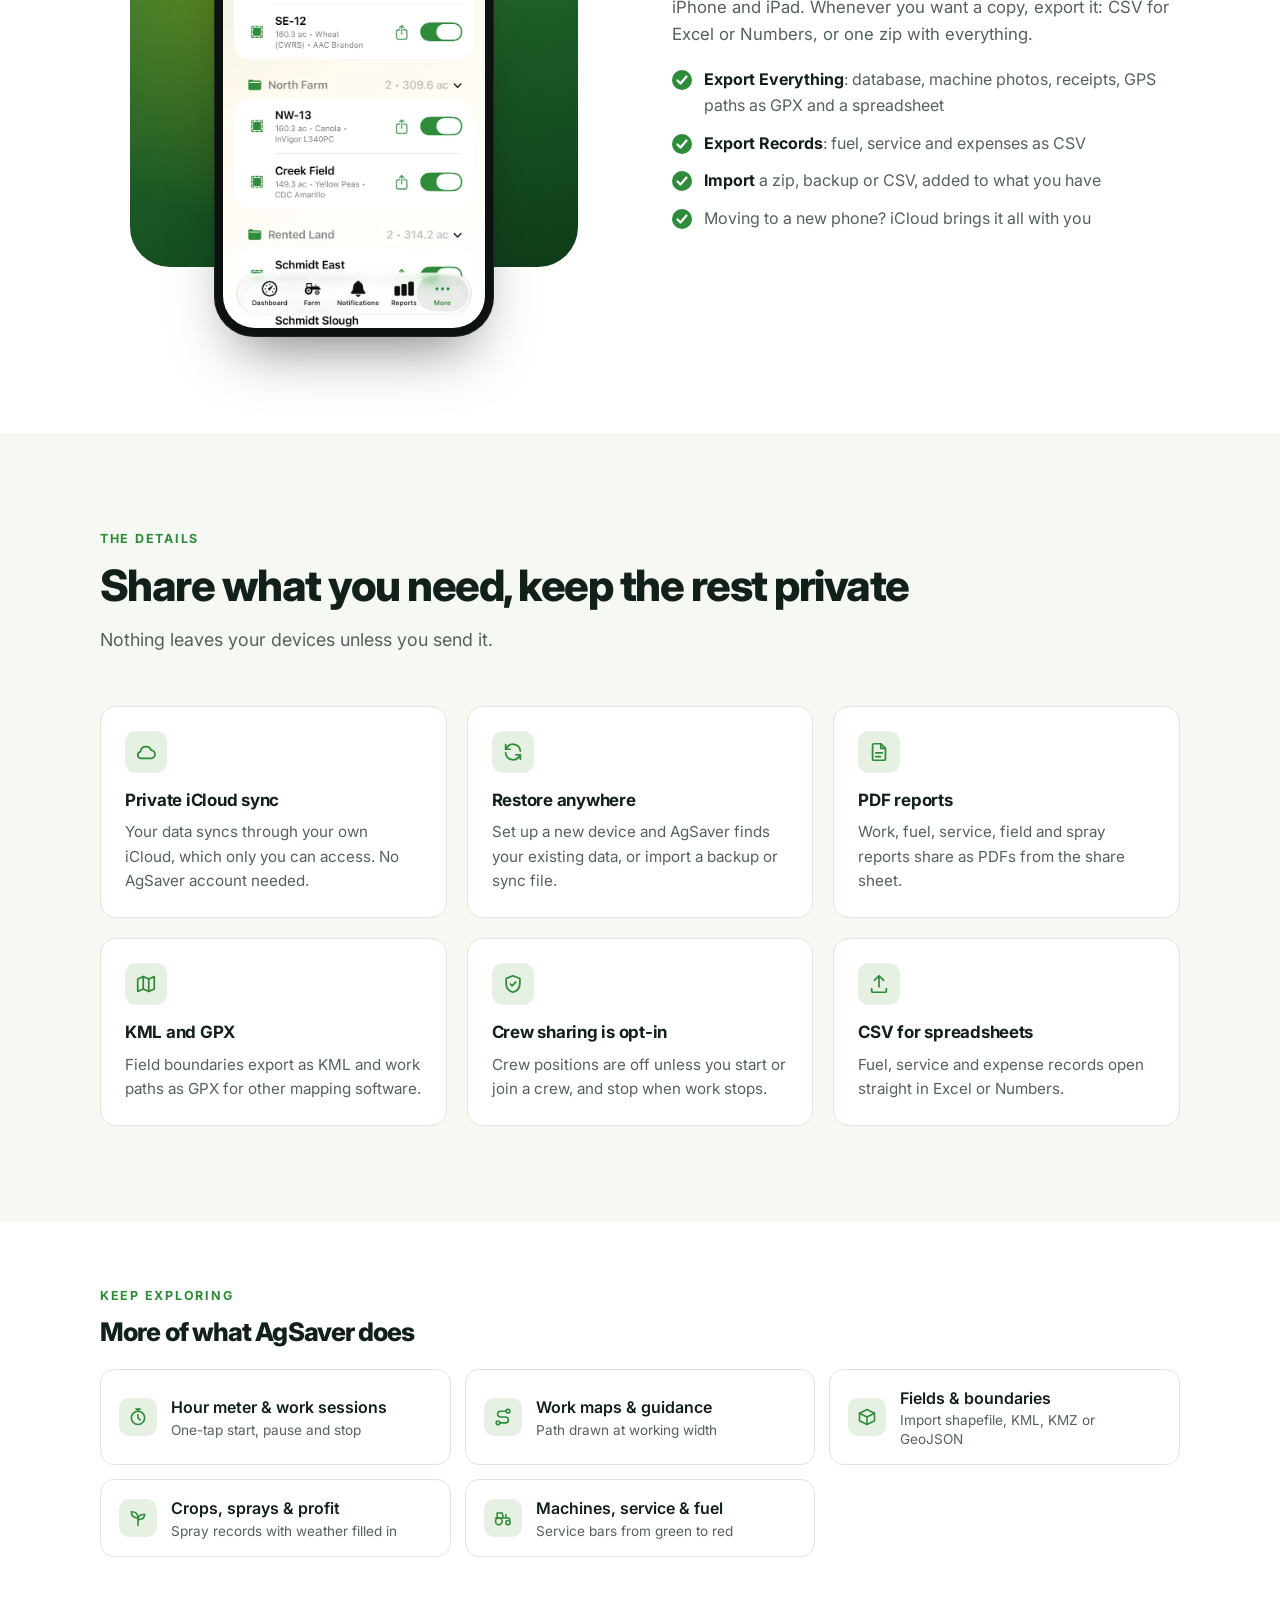
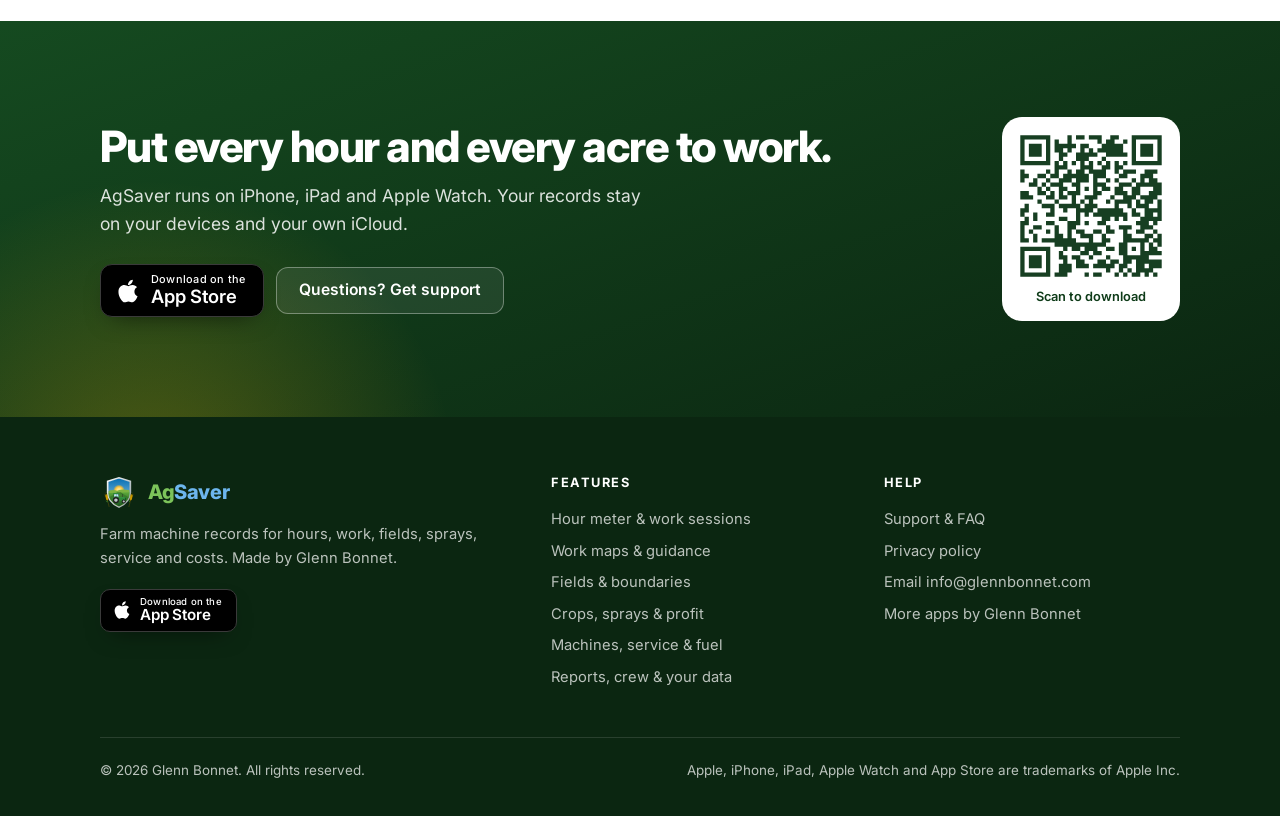
<file: reports.html>
<!doctype html>
<html lang="en-CA">
<head>
<meta charset="utf-8">
<meta name="viewport" content="width=device-width, initial-scale=1">
<title>Reports, crew &amp; your data — AgSaver</title>
<meta name="description" content="AgSaver reports for work, fuel, service, implements, cost of ownership, fields and sprays, plus live crew sharing, one-file sync for your crew, private iCloud sync and full data export.">
<link rel="canonical" href="https://agsaver.ca/reports.html">
<meta name="theme-color" content="#1b5e28">
<meta name="apple-itunes-app" content="app-id=6827369143">
<meta property="og:type" content="website">
<meta property="og:site_name" content="AgSaver">
<meta property="og:title" content="Reports, crew &amp; your data — AgSaver">
<meta property="og:description" content="AgSaver reports for work, fuel, service, implements, cost of ownership, fields and sprays, plus live crew sharing, one-file sync for your crew, private iCloud sync and full data export.">
<meta property="og:url" content="https://agsaver.ca/reports.html">
<meta property="og:image" content="https://agsaver.ca/img/og.jpg">
<meta name="twitter:card" content="summary_large_image">
<link rel="icon" href="img/emblem.svg" type="image/svg+xml">
<link rel="icon" href="img/favicon-32.png" sizes="32x32" type="image/png">
<link rel="apple-touch-icon" href="img/apple-touch-icon.png">
<link rel="preconnect" href="https://fonts.googleapis.com">
<link rel="preconnect" href="https://fonts.gstatic.com" crossorigin>
<link href="https://fonts.googleapis.com/css2?family=Inter:wght@400;500;600;700;800&display=swap" rel="stylesheet">
<link rel="stylesheet" href="style.css?v=1">
</head>
<body>
<header class="site-header" id="top">
  <div class="wrap">
    <a href="index.html" class="brand" aria-label="AgSaver home"><img src="img/emblem.svg" alt="" width="38" height="38"><span><span class="ag">Ag</span><span class="sv">Saver</span></span></a>
    <button class="menu-toggle" aria-label="Menu" aria-expanded="false"><svg viewBox="0 0 24 24" fill="none" stroke="currentColor" stroke-width="1.9" stroke-linecap="round" stroke-linejoin="round" aria-hidden="true"><path d="M4 7h16M4 12h16M4 17h16"/></svg></button>
    <ul class="menu">
      <li class="has-sub"><a href="index.html#features" class="active">Features</a>
        <ul class="sub"><li><a href="work.html"><svg viewBox="0 0 24 24" fill="none" stroke="currentColor" stroke-width="1.9" stroke-linecap="round" stroke-linejoin="round" aria-hidden="true"><circle cx="12" cy="13" r="8"/><path d="M12 9v4l2.5 2.5M9.5 2.5h5M12 2.5V5"/></svg>Hour meter & work sessions</a></li><li><a href="maps.html"><svg viewBox="0 0 24 24" fill="none" stroke="currentColor" stroke-width="1.9" stroke-linecap="round" stroke-linejoin="round" aria-hidden="true"><circle cx="6" cy="19" r="2.2"/><circle cx="18" cy="5" r="2.2"/><path d="M8.2 19H15a3.5 3.5 0 0 0 0-7H9a3.5 3.5 0 0 1 0-7h6.8"/></svg>Work maps & guidance</a></li><li><a href="fields.html"><svg viewBox="0 0 24 24" fill="none" stroke="currentColor" stroke-width="1.9" stroke-linecap="round" stroke-linejoin="round" aria-hidden="true"><path d="M3 7.5 12 3l9 4.5v9L12 21l-9-4.5z"/><path d="M3 7.5l9 4.5 9-4.5M12 12v9"/></svg>Fields & boundaries</a></li><li><a href="crops.html"><svg viewBox="0 0 24 24" fill="none" stroke="currentColor" stroke-width="1.9" stroke-linecap="round" stroke-linejoin="round" aria-hidden="true"><path d="M12 21v-9"/><path d="M12 12C12 7 8.5 4.5 4 4.5c0 4.5 3 7.5 8 7.5z"/><path d="M12 14c0-4 3-6.5 8-6.5 0 4-3 6.5-8 6.5z"/></svg>Crops, sprays & profit</a></li><li><a href="machines.html"><svg viewBox="0 0 24 24" fill="none" stroke="currentColor" stroke-width="1.9" stroke-linecap="round" stroke-linejoin="round" aria-hidden="true"><circle cx="7" cy="16" r="4"/><circle cx="18" cy="17.5" r="2.5"/><path d="M5 12V6h6l1.5 6M11 12h7.5a1.5 1.5 0 0 1 1.5 1.5V15M15.5 12V8M3 12h9"/></svg>Machines, service & fuel</a></li><li><a href="reports.html" class="active"><svg viewBox="0 0 24 24" fill="none" stroke="currentColor" stroke-width="1.9" stroke-linecap="round" stroke-linejoin="round" aria-hidden="true"><path d="M4 20V10M10 20V4M16 20v-7M22 20H2"/></svg>Reports, crew & your data</a></li></ul>
      </li>
      <li><a href="index.html#screens">Screenshots</a></li>
      <li><a href="support.html">Support</a></li>
      <li><a class="appstore sm header-cta" href="https://apps.apple.com/ca/app/agsaver/id6827369143" target="_blank" rel="noopener"><svg viewBox="0 0 384 512" aria-hidden="true"><path fill="currentColor" d="M318.7 268.7c-.2-36.7 16.4-64.4 50-84.8-18.8-26.9-47.2-41.7-84.7-44.6-35.5-2.8-74.3 20.7-88.5 20.7-15 0-49.4-19.7-76.4-19.7C63.3 141.2 4 184.8 4 273.5q0 39.3 14.4 81.2c12.8 36.7 59 126.7 107.2 125.2 25.2-.6 43-17.9 75.8-17.9 31.8 0 48.3 17.9 76.4 17.9 48.6-.7 90.4-82.5 102.6-119.3-65.2-30.7-61.7-90-61.7-91.9zm-56.6-164.2c27.3-32.4 24.8-61.9 24-72.5-24.1 1.4-52 16.4-67.9 34.9-17.5 19.8-27.8 44.3-25.6 71.9 26.1 2 49.9-11.4 69.5-34.3z"/></svg><span><small>Download on the</small><strong>App Store</strong></span></a></li>
    </ul>
  </div>
</header>
<main>
<section class="page-hero" style="padding:0">
  <div class="wrap">
    <div class="copy">
      <div class="crumbs"><a href="index.html">AgSaver</a> &nbsp;/&nbsp; <a href="index.html#features">Features</a></div>
      <div class="eyebrow">Reports & crew</div>
      <h1>Reports, crew & your data</h1>
      <p class="lead">Reports for the whole farm, a way to keep your crew's hours and work together, and your data in formats you can open anywhere.</p>
      <div class="jump"><a href="#reports-list">Reports</a><a href="#crew-sync">Crew sync</a><a href="#live-crew">Live crew map</a><a href="#export">Your data</a></div>
    </div>
    <div class="media"><div class="phone"><img src="img/shots/fieldsreport.webp" alt="Field report" width="640" height="1387" loading="lazy" decoding="async"></div></div>
  </div>
</section>
<section>
  <div class="wrap">
    <div class="row" id="reports-list">
      <div>
        <div class="eyebrow">Reports</div>
        <h3>Reports for the whole farm</h3>
        <p>Pick a report, filter it by machine, implement, field or dates, and share it as a PDF. Every report is built from the records you already keep.</p><ul class="ticks"><li><strong>Work sessions</strong> by machine or implement</li><li><strong>Total cost of ownership</strong> with a breakdown chart</li><li><strong>Fuel consumption</strong> and fuel cost</li><li><strong>Service history</strong>, <strong>implements</strong>, <strong>My Fields</strong> and <strong>spray records</strong></li></ul>
      </div>
      <div class="row-media"><div class="phone"><img src="img/shots/reports.webp" alt="Reports" width="640" height="1387" loading="lazy" decoding="async"></div><div class="phone"><img src="img/shots/sprayrecords.webp" alt="Spray records report" width="640" height="1387" loading="lazy" decoding="async"></div></div>
    </div>
<div class="row flip" id="crew-sync">
      <div>
        <div class="eyebrow">Crew sync</div>
        <h3>Keep everyone's hours in one place</h3>
        <p>Send a sync file by Messages, AirDrop or email to everyone who runs your machines. When they open it, AgSaver adds any work sessions, service records and implements they don't have yet, and brings hour meters, implement hours and where each implement is installed up to date.</p><ul class="ticks"><li>One file, any way you like to send it</li><li>Opening the same file twice never adds anything twice</li><li>Works without anyone joining an account</li></ul>
      </div>
      <div class="row-media"><div class="phone"><img src="img/shots/crew-sync.webp" alt="Sync all work sessions" width="640" height="1387" loading="lazy" decoding="async"></div></div>
    </div>
<div class="row" id="live-crew">
      <div>
        <div class="eyebrow">Live crew map</div>
        <h3>See where everyone is working</h3>
        <p>Start a crew and send the code to the people who run your machines. While anyone in the crew is running a work session, their machine and the path they're working show on your work map and dashboard map, updated about every 30 seconds.</p><ul class="ticks"><li>Positions are only sent while a work session runs</li><li>Only people with your crew code can see them</li><li>Leave the crew any time to stop sharing</li></ul>
      </div>
      <div class="row-media"><div class="phone"><img src="img/shots/farmmap.webp" alt="Crew machines on the farm map" width="640" height="1387" loading="lazy" decoding="async"></div></div>
    </div>
<div class="row flip" id="export">
      <div>
        <div class="eyebrow">Your data</div>
        <h3>Your records, in files you can open anywhere</h3>
        <p>AgSaver syncs through your own private iCloud between your iPhone and iPad. Whenever you want a copy, export it: CSV for Excel or Numbers, or one zip with everything.</p><ul class="ticks"><li><strong>Export Everything</strong>: database, machine photos, receipts, GPS paths as GPX and a spreadsheet</li><li><strong>Export Records</strong>: fuel, service and expenses as CSV</li><li><strong>Import</strong> a zip, backup or CSV, added to what you have</li><li>Moving to a new phone? iCloud brings it all with you</li></ul>
      </div>
      <div class="row-media"><div class="phone"><img src="img/shots/myfields.webp" alt="My Fields with share buttons" width="640" height="1387" loading="lazy" decoding="async"></div></div>
    </div>

  </div>
</section>
<section class="alt">
  <div class="wrap">
    <div class="section-head"><div class="eyebrow">The details</div><h2>Share what you need, keep the rest private</h2><p class="lead">Nothing leaves your devices unless you send it.</p></div>
    <div class="details"><div class="detail"><div class="ic"><svg viewBox="0 0 24 24" fill="none" stroke="currentColor" stroke-width="1.9" stroke-linecap="round" stroke-linejoin="round" aria-hidden="true"><path d="M7 19h10a4.5 4.5 0 0 0 .6-9A6 6 0 0 0 6 11.5 3.8 3.8 0 0 0 7 19z"/></svg></div><h3>Private iCloud sync</h3><p>Your data syncs through your own iCloud, which only you can access. No AgSaver account needed.</p></div><div class="detail"><div class="ic"><svg viewBox="0 0 24 24" fill="none" stroke="currentColor" stroke-width="1.9" stroke-linecap="round" stroke-linejoin="round" aria-hidden="true"><path d="M20 11a8 8 0 0 0-14.3-4.3L4 9M4 4v5h5M4 13a8 8 0 0 0 14.3 4.3L20 15M20 20v-5h-5"/></svg></div><h3>Restore anywhere</h3><p>Set up a new device and AgSaver finds your existing data, or import a backup or sync file.</p></div><div class="detail"><div class="ic"><svg viewBox="0 0 24 24" fill="none" stroke="currentColor" stroke-width="1.9" stroke-linecap="round" stroke-linejoin="round" aria-hidden="true"><path d="M14 3H6.5A1.5 1.5 0 0 0 5 4.5v15A1.5 1.5 0 0 0 6.5 21h11a1.5 1.5 0 0 0 1.5-1.5V8z"/><path d="M14 3v5h5M8.5 13h7M8.5 17h5"/></svg></div><h3>PDF reports</h3><p>Work, fuel, service, field and spray reports share as PDFs from the share sheet.</p></div><div class="detail"><div class="ic"><svg viewBox="0 0 24 24" fill="none" stroke="currentColor" stroke-width="1.9" stroke-linecap="round" stroke-linejoin="round" aria-hidden="true"><path d="M9 4 3 6.5v13.5l6-2.5 6 2.5 6-2.5V4l-6 2.5z"/><path d="M9 4v13.5M15 6.5V20"/></svg></div><h3>KML and GPX</h3><p>Field boundaries export as KML and work paths as GPX for other mapping software.</p></div><div class="detail"><div class="ic"><svg viewBox="0 0 24 24" fill="none" stroke="currentColor" stroke-width="1.9" stroke-linecap="round" stroke-linejoin="round" aria-hidden="true"><path d="M12 3 4.5 6v5.5c0 4.6 3.1 8.2 7.5 9.5 4.4-1.3 7.5-4.9 7.5-9.5V6z"/><path d="m9 12 2 2 4-4"/></svg></div><h3>Crew sharing is opt-in</h3><p>Crew positions are off unless you start or join a crew, and stop when work stops.</p></div><div class="detail"><div class="ic"><svg viewBox="0 0 24 24" fill="none" stroke="currentColor" stroke-width="1.9" stroke-linecap="round" stroke-linejoin="round" aria-hidden="true"><path d="M12 15V3M7 8l5-5 5 5"/><path d="M4 17v2.5A1.5 1.5 0 0 0 5.5 21h13a1.5 1.5 0 0 0 1.5-1.5V17"/></svg></div><h3>CSV for spreadsheets</h3><p>Fuel, service and expense records open straight in Excel or Numbers.</p></div></div>
  </div>
</section>
<section class="tight">
  <div class="wrap">
    <div class="eyebrow">Keep exploring</div>
    <h2 style="font-size:1.6rem;margin-bottom:22px">More of what AgSaver does</h2>
    <div class="others"><a class="other" href="work.html"><span class="ic"><svg viewBox="0 0 24 24" fill="none" stroke="currentColor" stroke-width="1.9" stroke-linecap="round" stroke-linejoin="round" aria-hidden="true"><circle cx="12" cy="13" r="8"/><path d="M12 9v4l2.5 2.5M9.5 2.5h5M12 2.5V5"/></svg></span><div>Hour meter & work sessions<span>One-tap start, pause and stop</span></div></a><a class="other" href="maps.html"><span class="ic"><svg viewBox="0 0 24 24" fill="none" stroke="currentColor" stroke-width="1.9" stroke-linecap="round" stroke-linejoin="round" aria-hidden="true"><circle cx="6" cy="19" r="2.2"/><circle cx="18" cy="5" r="2.2"/><path d="M8.2 19H15a3.5 3.5 0 0 0 0-7H9a3.5 3.5 0 0 1 0-7h6.8"/></svg></span><div>Work maps & guidance<span>Path drawn at working width</span></div></a><a class="other" href="fields.html"><span class="ic"><svg viewBox="0 0 24 24" fill="none" stroke="currentColor" stroke-width="1.9" stroke-linecap="round" stroke-linejoin="round" aria-hidden="true"><path d="M3 7.5 12 3l9 4.5v9L12 21l-9-4.5z"/><path d="M3 7.5l9 4.5 9-4.5M12 12v9"/></svg></span><div>Fields & boundaries<span>Import shapefile, KML, KMZ or GeoJSON</span></div></a><a class="other" href="crops.html"><span class="ic"><svg viewBox="0 0 24 24" fill="none" stroke="currentColor" stroke-width="1.9" stroke-linecap="round" stroke-linejoin="round" aria-hidden="true"><path d="M12 21v-9"/><path d="M12 12C12 7 8.5 4.5 4 4.5c0 4.5 3 7.5 8 7.5z"/><path d="M12 14c0-4 3-6.5 8-6.5 0 4-3 6.5-8 6.5z"/></svg></span><div>Crops, sprays & profit<span>Spray records with weather filled in</span></div></a><a class="other" href="machines.html"><span class="ic"><svg viewBox="0 0 24 24" fill="none" stroke="currentColor" stroke-width="1.9" stroke-linecap="round" stroke-linejoin="round" aria-hidden="true"><circle cx="7" cy="16" r="4"/><circle cx="18" cy="17.5" r="2.5"/><path d="M5 12V6h6l1.5 6M11 12h7.5a1.5 1.5 0 0 1 1.5 1.5V15M15.5 12V8M3 12h9"/></svg></span><div>Machines, service & fuel<span>Service bars from green to red</span></div></a></div>
  </div>
</section>
<section class="cta">
  <div class="wrap">
    <div>
      <h2>Put every hour and every acre to work.</h2>
      <p>AgSaver runs on iPhone, iPad and Apple Watch. Your records stay on your devices and your own iCloud.</p>
      <div class="btns"><a class="appstore" href="https://apps.apple.com/ca/app/agsaver/id6827369143" target="_blank" rel="noopener"><svg viewBox="0 0 384 512" aria-hidden="true"><path fill="currentColor" d="M318.7 268.7c-.2-36.7 16.4-64.4 50-84.8-18.8-26.9-47.2-41.7-84.7-44.6-35.5-2.8-74.3 20.7-88.5 20.7-15 0-49.4-19.7-76.4-19.7C63.3 141.2 4 184.8 4 273.5q0 39.3 14.4 81.2c12.8 36.7 59 126.7 107.2 125.2 25.2-.6 43-17.9 75.8-17.9 31.8 0 48.3 17.9 76.4 17.9 48.6-.7 90.4-82.5 102.6-119.3-65.2-30.7-61.7-90-61.7-91.9zm-56.6-164.2c27.3-32.4 24.8-61.9 24-72.5-24.1 1.4-52 16.4-67.9 34.9-17.5 19.8-27.8 44.3-25.6 71.9 26.1 2 49.9-11.4 69.5-34.3z"/></svg><span><small>Download on the</small><strong>App Store</strong></span></a><a href="support.html" class="btn btn-ghost-light">Questions? Get support</a></div>
    </div>
    <div class="qr"><img src="img/qr.svg" alt="QR code to AgSaver on the App Store" width="150" height="150">Scan to download</div>
  </div>
</section>
</main>
<footer class="site-footer">
  <div class="wrap">
    <div class="cols">
      <div>
        <a href="index.html" class="brand"><img src="img/emblem.svg" alt="" width="38" height="38"><span><span class="ag">Ag</span><span class="sv">Saver</span></span></a>
        <p>Farm machine records for hours, work, fields, sprays, service and costs. Made by Glenn Bonnet.</p>
        <p style="margin-top:18px"><a class="appstore sm" href="https://apps.apple.com/ca/app/agsaver/id6827369143" target="_blank" rel="noopener"><svg viewBox="0 0 384 512" aria-hidden="true"><path fill="currentColor" d="M318.7 268.7c-.2-36.7 16.4-64.4 50-84.8-18.8-26.9-47.2-41.7-84.7-44.6-35.5-2.8-74.3 20.7-88.5 20.7-15 0-49.4-19.7-76.4-19.7C63.3 141.2 4 184.8 4 273.5q0 39.3 14.4 81.2c12.8 36.7 59 126.7 107.2 125.2 25.2-.6 43-17.9 75.8-17.9 31.8 0 48.3 17.9 76.4 17.9 48.6-.7 90.4-82.5 102.6-119.3-65.2-30.7-61.7-90-61.7-91.9zm-56.6-164.2c27.3-32.4 24.8-61.9 24-72.5-24.1 1.4-52 16.4-67.9 34.9-17.5 19.8-27.8 44.3-25.6 71.9 26.1 2 49.9-11.4 69.5-34.3z"/></svg><span><small>Download on the</small><strong>App Store</strong></span></a></p>
      </div>
      <div><h4>Features</h4><ul><li><a href="work.html">Hour meter & work sessions</a></li><li><a href="maps.html">Work maps & guidance</a></li><li><a href="fields.html">Fields & boundaries</a></li><li><a href="crops.html">Crops, sprays & profit</a></li><li><a href="machines.html">Machines, service & fuel</a></li><li><a href="reports.html">Reports, crew & your data</a></li></ul></div>
      <div><h4>Help</h4><ul>
        <li><a href="support.html">Support &amp; FAQ</a></li>
        <li><a href="privacy.html">Privacy policy</a></li>
        <li><a href="mailto:info@glennbonnet.com">Email info@glennbonnet.com</a></li>
        <li><a href="https://glennbonnet.com" rel="noopener">More apps by Glenn Bonnet</a></li>
      </ul></div>
    </div>
    <div class="legal"><span>© <span class="yr">2026</span> Glenn Bonnet. All rights reserved.</span><span>Apple, iPhone, iPad, Apple Watch and App Store are trademarks of Apple Inc.</span></div>
  </div>
</footer>
<script>
document.querySelectorAll('.yr').forEach(e => e.textContent = new Date().getFullYear());
const h = document.querySelector('.site-header'), t = h.querySelector('.menu-toggle');
t.addEventListener('click', () => { const o = h.classList.toggle('open'); t.setAttribute('aria-expanded', o); });
h.querySelectorAll('.menu a').forEach(a => a.addEventListener('click', () => { h.classList.remove('open'); t.setAttribute('aria-expanded', false); }));
</script>
</body>
</html>
</file>
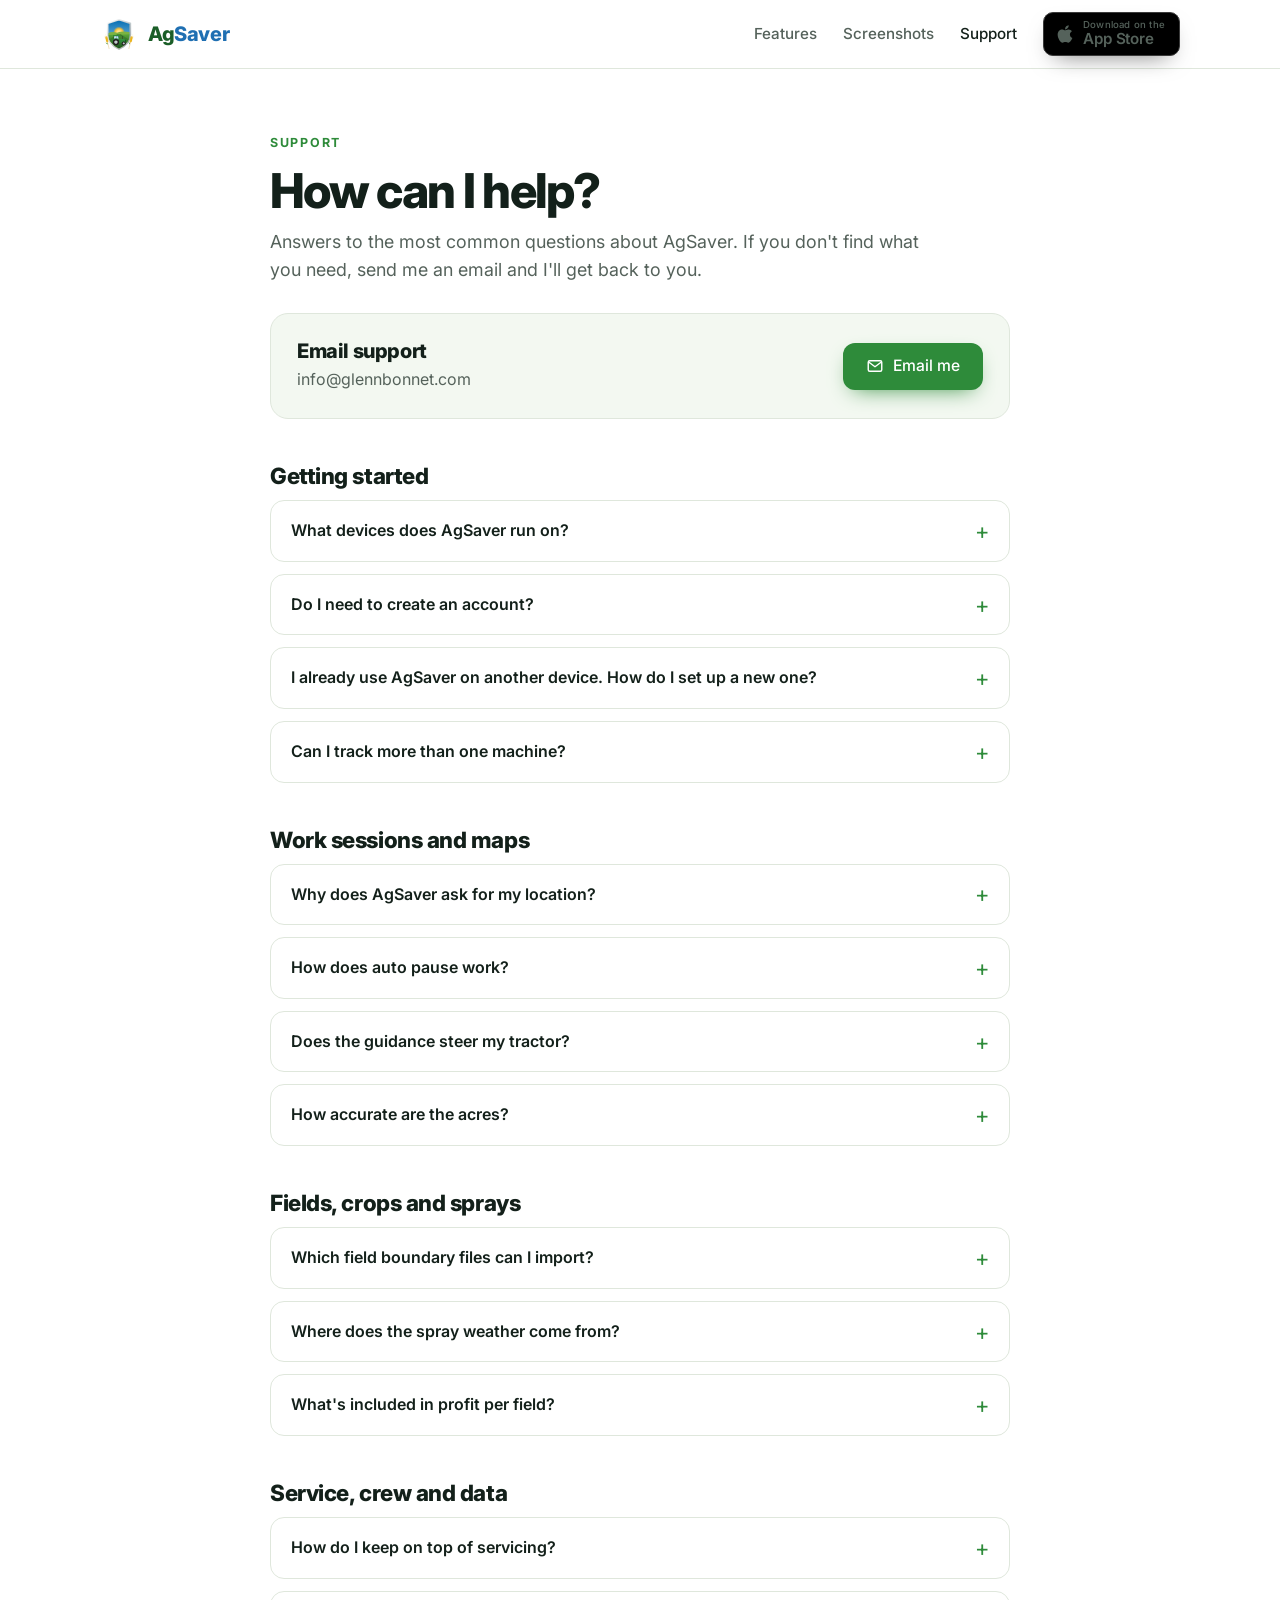
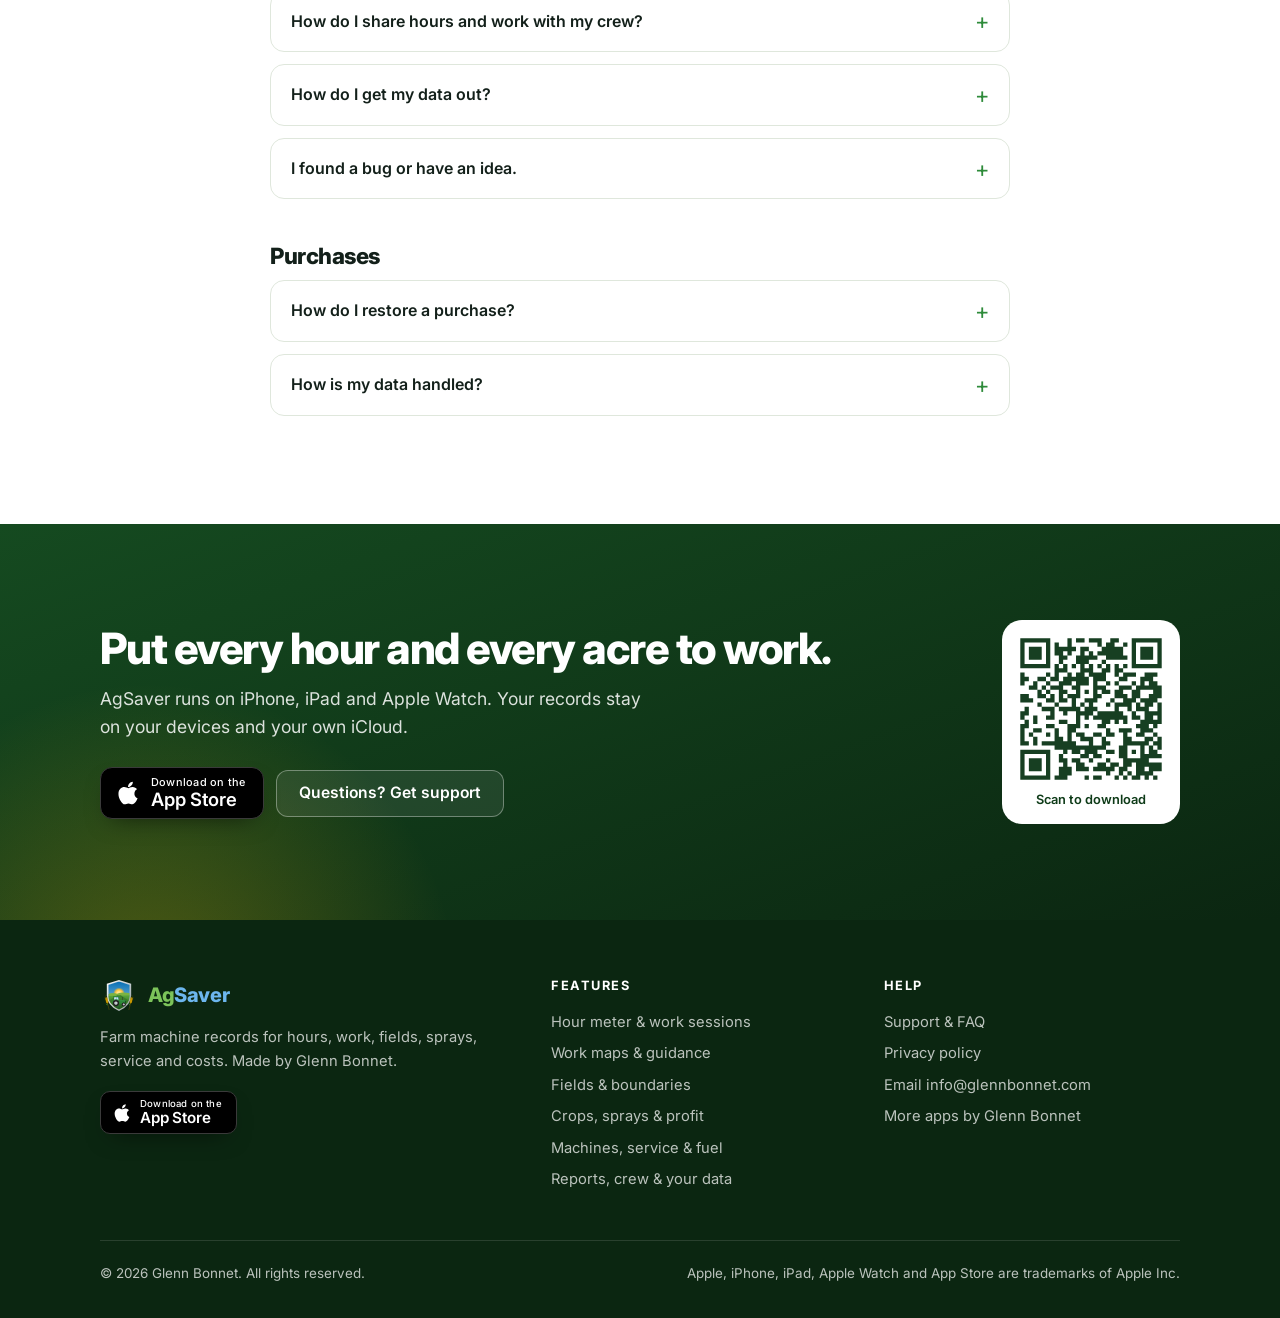
<file: support.html>
<!doctype html>
<html lang="en-CA">
<head>
<meta charset="utf-8">
<meta name="viewport" content="width=device-width, initial-scale=1">
<title>Support — AgSaver</title>
<meta name="description" content="Help and frequently asked questions for AgSaver, the farm machine app for iPhone, iPad and Apple Watch.">
<link rel="canonical" href="https://agsaver.ca/support.html">
<meta name="theme-color" content="#1b5e28">
<meta name="apple-itunes-app" content="app-id=6827369143">
<meta property="og:type" content="website">
<meta property="og:site_name" content="AgSaver">
<meta property="og:title" content="Support — AgSaver">
<meta property="og:description" content="Help and frequently asked questions for AgSaver, the farm machine app for iPhone, iPad and Apple Watch.">
<meta property="og:url" content="https://agsaver.ca/support.html">
<meta property="og:image" content="https://agsaver.ca/img/og.jpg">
<meta name="twitter:card" content="summary_large_image">
<link rel="icon" href="img/emblem.svg" type="image/svg+xml">
<link rel="icon" href="img/favicon-32.png" sizes="32x32" type="image/png">
<link rel="apple-touch-icon" href="img/apple-touch-icon.png">
<link rel="preconnect" href="https://fonts.googleapis.com">
<link rel="preconnect" href="https://fonts.gstatic.com" crossorigin>
<link href="https://fonts.googleapis.com/css2?family=Inter:wght@400;500;600;700;800&display=swap" rel="stylesheet">
<link rel="stylesheet" href="style.css?v=1">
</head>
<body>
<header class="site-header" id="top">
  <div class="wrap">
    <a href="index.html" class="brand" aria-label="AgSaver home"><img src="img/emblem.svg" alt="" width="38" height="38"><span><span class="ag">Ag</span><span class="sv">Saver</span></span></a>
    <button class="menu-toggle" aria-label="Menu" aria-expanded="false"><svg viewBox="0 0 24 24" fill="none" stroke="currentColor" stroke-width="1.9" stroke-linecap="round" stroke-linejoin="round" aria-hidden="true"><path d="M4 7h16M4 12h16M4 17h16"/></svg></button>
    <ul class="menu">
      <li class="has-sub"><a href="index.html#features">Features</a>
        <ul class="sub"><li><a href="work.html"><svg viewBox="0 0 24 24" fill="none" stroke="currentColor" stroke-width="1.9" stroke-linecap="round" stroke-linejoin="round" aria-hidden="true"><circle cx="12" cy="13" r="8"/><path d="M12 9v4l2.5 2.5M9.5 2.5h5M12 2.5V5"/></svg>Hour meter & work sessions</a></li><li><a href="maps.html"><svg viewBox="0 0 24 24" fill="none" stroke="currentColor" stroke-width="1.9" stroke-linecap="round" stroke-linejoin="round" aria-hidden="true"><circle cx="6" cy="19" r="2.2"/><circle cx="18" cy="5" r="2.2"/><path d="M8.2 19H15a3.5 3.5 0 0 0 0-7H9a3.5 3.5 0 0 1 0-7h6.8"/></svg>Work maps & guidance</a></li><li><a href="fields.html"><svg viewBox="0 0 24 24" fill="none" stroke="currentColor" stroke-width="1.9" stroke-linecap="round" stroke-linejoin="round" aria-hidden="true"><path d="M3 7.5 12 3l9 4.5v9L12 21l-9-4.5z"/><path d="M3 7.5l9 4.5 9-4.5M12 12v9"/></svg>Fields & boundaries</a></li><li><a href="crops.html"><svg viewBox="0 0 24 24" fill="none" stroke="currentColor" stroke-width="1.9" stroke-linecap="round" stroke-linejoin="round" aria-hidden="true"><path d="M12 21v-9"/><path d="M12 12C12 7 8.5 4.5 4 4.5c0 4.5 3 7.5 8 7.5z"/><path d="M12 14c0-4 3-6.5 8-6.5 0 4-3 6.5-8 6.5z"/></svg>Crops, sprays & profit</a></li><li><a href="machines.html"><svg viewBox="0 0 24 24" fill="none" stroke="currentColor" stroke-width="1.9" stroke-linecap="round" stroke-linejoin="round" aria-hidden="true"><circle cx="7" cy="16" r="4"/><circle cx="18" cy="17.5" r="2.5"/><path d="M5 12V6h6l1.5 6M11 12h7.5a1.5 1.5 0 0 1 1.5 1.5V15M15.5 12V8M3 12h9"/></svg>Machines, service & fuel</a></li><li><a href="reports.html"><svg viewBox="0 0 24 24" fill="none" stroke="currentColor" stroke-width="1.9" stroke-linecap="round" stroke-linejoin="round" aria-hidden="true"><path d="M4 20V10M10 20V4M16 20v-7M22 20H2"/></svg>Reports, crew & your data</a></li></ul>
      </li>
      <li><a href="index.html#screens">Screenshots</a></li>
      <li><a href="support.html" class="active">Support</a></li>
      <li><a class="appstore sm header-cta" href="https://apps.apple.com/ca/app/agsaver/id6827369143" target="_blank" rel="noopener"><svg viewBox="0 0 384 512" aria-hidden="true"><path fill="currentColor" d="M318.7 268.7c-.2-36.7 16.4-64.4 50-84.8-18.8-26.9-47.2-41.7-84.7-44.6-35.5-2.8-74.3 20.7-88.5 20.7-15 0-49.4-19.7-76.4-19.7C63.3 141.2 4 184.8 4 273.5q0 39.3 14.4 81.2c12.8 36.7 59 126.7 107.2 125.2 25.2-.6 43-17.9 75.8-17.9 31.8 0 48.3 17.9 76.4 17.9 48.6-.7 90.4-82.5 102.6-119.3-65.2-30.7-61.7-90-61.7-91.9zm-56.6-164.2c27.3-32.4 24.8-61.9 24-72.5-24.1 1.4-52 16.4-67.9 34.9-17.5 19.8-27.8 44.3-25.6 71.9 26.1 2 49.9-11.4 69.5-34.3z"/></svg><span><small>Download on the</small><strong>App Store</strong></span></a></li>
    </ul>
  </div>
</header>
<main>
<div class="wrap doc">
  <div class="eyebrow">Support</div>
  <h1>How can I help?</h1>
  <p class="lead">Answers to the most common questions about AgSaver. If you don't find what you need, send me an email and I'll get back to you.</p>
  <div class="contact-card"><div><h2>Email support</h2><p>info@glennbonnet.com</p></div><a class="btn btn-green" href="mailto:info@glennbonnet.com?subject=AgSaver%20support"><svg width="18" height="18" viewBox="0 0 24 24" fill="none" stroke="currentColor" stroke-width="1.9" stroke-linecap="round" stroke-linejoin="round" aria-hidden="true"><rect x="3" y="5" width="18" height="14" rx="2"/><path d="m4 7 8 6 8-6"/></svg> Email me</a></div>
  <h2>Getting started</h2><details class="faq"><summary>What devices does AgSaver run on?</summary><div class="a"><p>AgSaver runs on iPhone and iPad, with a companion app for Apple Watch. Your data syncs between them through your own iCloud.</p></div></details><details class="faq"><summary>Do I need to create an account?</summary><div class="a"><p>No. AgSaver uses the Apple ID you're already signed in with. If iCloud is turned on, your records sync between your devices automatically.</p></div></details><details class="faq"><summary>I already use AgSaver on another device. How do I set up a new one?</summary><div class="a"><p>Sign in to the same Apple ID with iCloud Drive turned on, then open AgSaver. It looks for your existing data before setting anything up. You can also import a backup (.json), a CSV file, an Export Everything zip or a crew sync file (.agsync) from the welcome screen or Settings.</p></div></details><details class="faq"><summary>Can I track more than one machine?</summary><div class="a"><p>Yes. Add as many machines and implements as you like. Each keeps its own hours, service history, fuel, expenses and work records.</p></div></details><h2>Work sessions and maps</h2><details class="faq"><summary>Why does AgSaver ask for my location?</summary><div class="a"><p>Location is used while a work session is running, to record the path your machine travels, match the work to your fields and count acres. It's also used to look up the weather for your farm. If you declined earlier, turn it back on in Settings → Privacy &amp; Security → Location Services → AgSaver.</p></div></details><details class="faq"><summary>How does auto pause work?</summary><div class="a"><p>In AgSaver's Settings, choose how many minutes the machine can stand still. When it stops moving for that long, the work clock pauses from when it last moved, so the idle time isn't added to the hour meter. It starts again when the machine drives off.</p></div></details><details class="faq"><summary>Does the guidance steer my tractor?</summary><div class="a"><p>No. A–B lines and acres remaining are a visual guide using your iPhone or iPad GPS. They don't control the machine and aren't a replacement for RTK autosteer.</p></div></details><details class="faq"><summary>How accurate are the acres?</summary><div class="a"><p>Acres come from your device's GPS and the working width set on the implement. Phone GPS is usually within a few metres, which is close for field totals but not survey-grade.</p></div></details><h2>Fields, crops and sprays</h2><details class="faq"><summary>Which field boundary files can I import?</summary><div class="a"><p>Zipped shapefiles, KML, KMZ and GeoJSON, including exports from John Deere Operations Center, Climate FieldView and Google Earth. Open the file from the Files app or choose Import in My Fields.</p></div></details><details class="faq"><summary>Where does the spray weather come from?</summary><div class="a"><p>Fill from Weather asks Apple Weather for the conditions at that field at the date and time of the application. You can also type the wind and temperature in yourself.</p></div></details><details class="faq"><summary>What's included in profit per field?</summary><div class="a"><p>Revenue from the harvest, minus inputs, fuel estimated from work sessions in that field, and the other costs you enter for the field. Machine ownership and repairs are reported separately.</p></div></details><h2>Service, crew and data</h2><details class="faq"><summary>How do I keep on top of servicing?</summary><div class="a"><p>Set a maintenance interval for each machine and implement. AgSaver shows the hours left on a bar that turns red when service is due, and Mark Maintenance Done resets it and opens a service record. Add reminders by hours or by date for everything else.</p></div></details><details class="faq"><summary>How do I share hours and work with my crew?</summary><div class="a"><p>In Settings, use Send Sync File to send one file by Messages, AirDrop or email. When someone opens it, AgSaver adds the work sessions, service records and implements they're missing and updates hour meters. For a live view, Start a Crew and share the code.</p></div></details><details class="faq"><summary>How do I get my data out?</summary><div class="a"><p>Settings → Export Everything makes one zip with the complete database, photos, receipts, GPS paths as GPX and a spreadsheet. Export Records saves fuel, service and expense records as CSV.</p></div></details><details class="faq"><summary>I found a bug or have an idea.</summary><div class="a"><p>I'd love to hear it. Email <a href="mailto:info@glennbonnet.com">info@glennbonnet.com</a> with what happened, and a screenshot if you can.</p></div></details>
  <h2>Purchases</h2>
  <details class="faq"><summary>How do I restore a purchase?</summary><div class="a"><p>Sign in with the same Apple ID you used to buy AgSaver, then download it again from the App Store. Purchases are tied to your Apple ID.</p></div></details>
  <details class="faq"><summary>How is my data handled?</summary><div class="a"><p>See the <a href="privacy.html">privacy policy</a> for full details.</p></div></details>
</div>
<section class="cta">
  <div class="wrap">
    <div>
      <h2>Put every hour and every acre to work.</h2>
      <p>AgSaver runs on iPhone, iPad and Apple Watch. Your records stay on your devices and your own iCloud.</p>
      <div class="btns"><a class="appstore" href="https://apps.apple.com/ca/app/agsaver/id6827369143" target="_blank" rel="noopener"><svg viewBox="0 0 384 512" aria-hidden="true"><path fill="currentColor" d="M318.7 268.7c-.2-36.7 16.4-64.4 50-84.8-18.8-26.9-47.2-41.7-84.7-44.6-35.5-2.8-74.3 20.7-88.5 20.7-15 0-49.4-19.7-76.4-19.7C63.3 141.2 4 184.8 4 273.5q0 39.3 14.4 81.2c12.8 36.7 59 126.7 107.2 125.2 25.2-.6 43-17.9 75.8-17.9 31.8 0 48.3 17.9 76.4 17.9 48.6-.7 90.4-82.5 102.6-119.3-65.2-30.7-61.7-90-61.7-91.9zm-56.6-164.2c27.3-32.4 24.8-61.9 24-72.5-24.1 1.4-52 16.4-67.9 34.9-17.5 19.8-27.8 44.3-25.6 71.9 26.1 2 49.9-11.4 69.5-34.3z"/></svg><span><small>Download on the</small><strong>App Store</strong></span></a><a href="support.html" class="btn btn-ghost-light">Questions? Get support</a></div>
    </div>
    <div class="qr"><img src="img/qr.svg" alt="QR code to AgSaver on the App Store" width="150" height="150">Scan to download</div>
  </div>
</section>
</main>
<footer class="site-footer">
  <div class="wrap">
    <div class="cols">
      <div>
        <a href="index.html" class="brand"><img src="img/emblem.svg" alt="" width="38" height="38"><span><span class="ag">Ag</span><span class="sv">Saver</span></span></a>
        <p>Farm machine records for hours, work, fields, sprays, service and costs. Made by Glenn Bonnet.</p>
        <p style="margin-top:18px"><a class="appstore sm" href="https://apps.apple.com/ca/app/agsaver/id6827369143" target="_blank" rel="noopener"><svg viewBox="0 0 384 512" aria-hidden="true"><path fill="currentColor" d="M318.7 268.7c-.2-36.7 16.4-64.4 50-84.8-18.8-26.9-47.2-41.7-84.7-44.6-35.5-2.8-74.3 20.7-88.5 20.7-15 0-49.4-19.7-76.4-19.7C63.3 141.2 4 184.8 4 273.5q0 39.3 14.4 81.2c12.8 36.7 59 126.7 107.2 125.2 25.2-.6 43-17.9 75.8-17.9 31.8 0 48.3 17.9 76.4 17.9 48.6-.7 90.4-82.5 102.6-119.3-65.2-30.7-61.7-90-61.7-91.9zm-56.6-164.2c27.3-32.4 24.8-61.9 24-72.5-24.1 1.4-52 16.4-67.9 34.9-17.5 19.8-27.8 44.3-25.6 71.9 26.1 2 49.9-11.4 69.5-34.3z"/></svg><span><small>Download on the</small><strong>App Store</strong></span></a></p>
      </div>
      <div><h4>Features</h4><ul><li><a href="work.html">Hour meter & work sessions</a></li><li><a href="maps.html">Work maps & guidance</a></li><li><a href="fields.html">Fields & boundaries</a></li><li><a href="crops.html">Crops, sprays & profit</a></li><li><a href="machines.html">Machines, service & fuel</a></li><li><a href="reports.html">Reports, crew & your data</a></li></ul></div>
      <div><h4>Help</h4><ul>
        <li><a href="support.html">Support &amp; FAQ</a></li>
        <li><a href="privacy.html">Privacy policy</a></li>
        <li><a href="mailto:info@glennbonnet.com">Email info@glennbonnet.com</a></li>
        <li><a href="https://glennbonnet.com" rel="noopener">More apps by Glenn Bonnet</a></li>
      </ul></div>
    </div>
    <div class="legal"><span>© <span class="yr">2026</span> Glenn Bonnet. All rights reserved.</span><span>Apple, iPhone, iPad, Apple Watch and App Store are trademarks of Apple Inc.</span></div>
  </div>
</footer>
<script>
document.querySelectorAll('.yr').forEach(e => e.textContent = new Date().getFullYear());
const h = document.querySelector('.site-header'), t = h.querySelector('.menu-toggle');
t.addEventListener('click', () => { const o = h.classList.toggle('open'); t.setAttribute('aria-expanded', o); });
h.querySelectorAll('.menu a').forEach(a => a.addEventListener('click', () => { h.classList.remove('open'); t.setAttribute('aria-expanded', false); }));
</script>
</body>
</html>
</file>
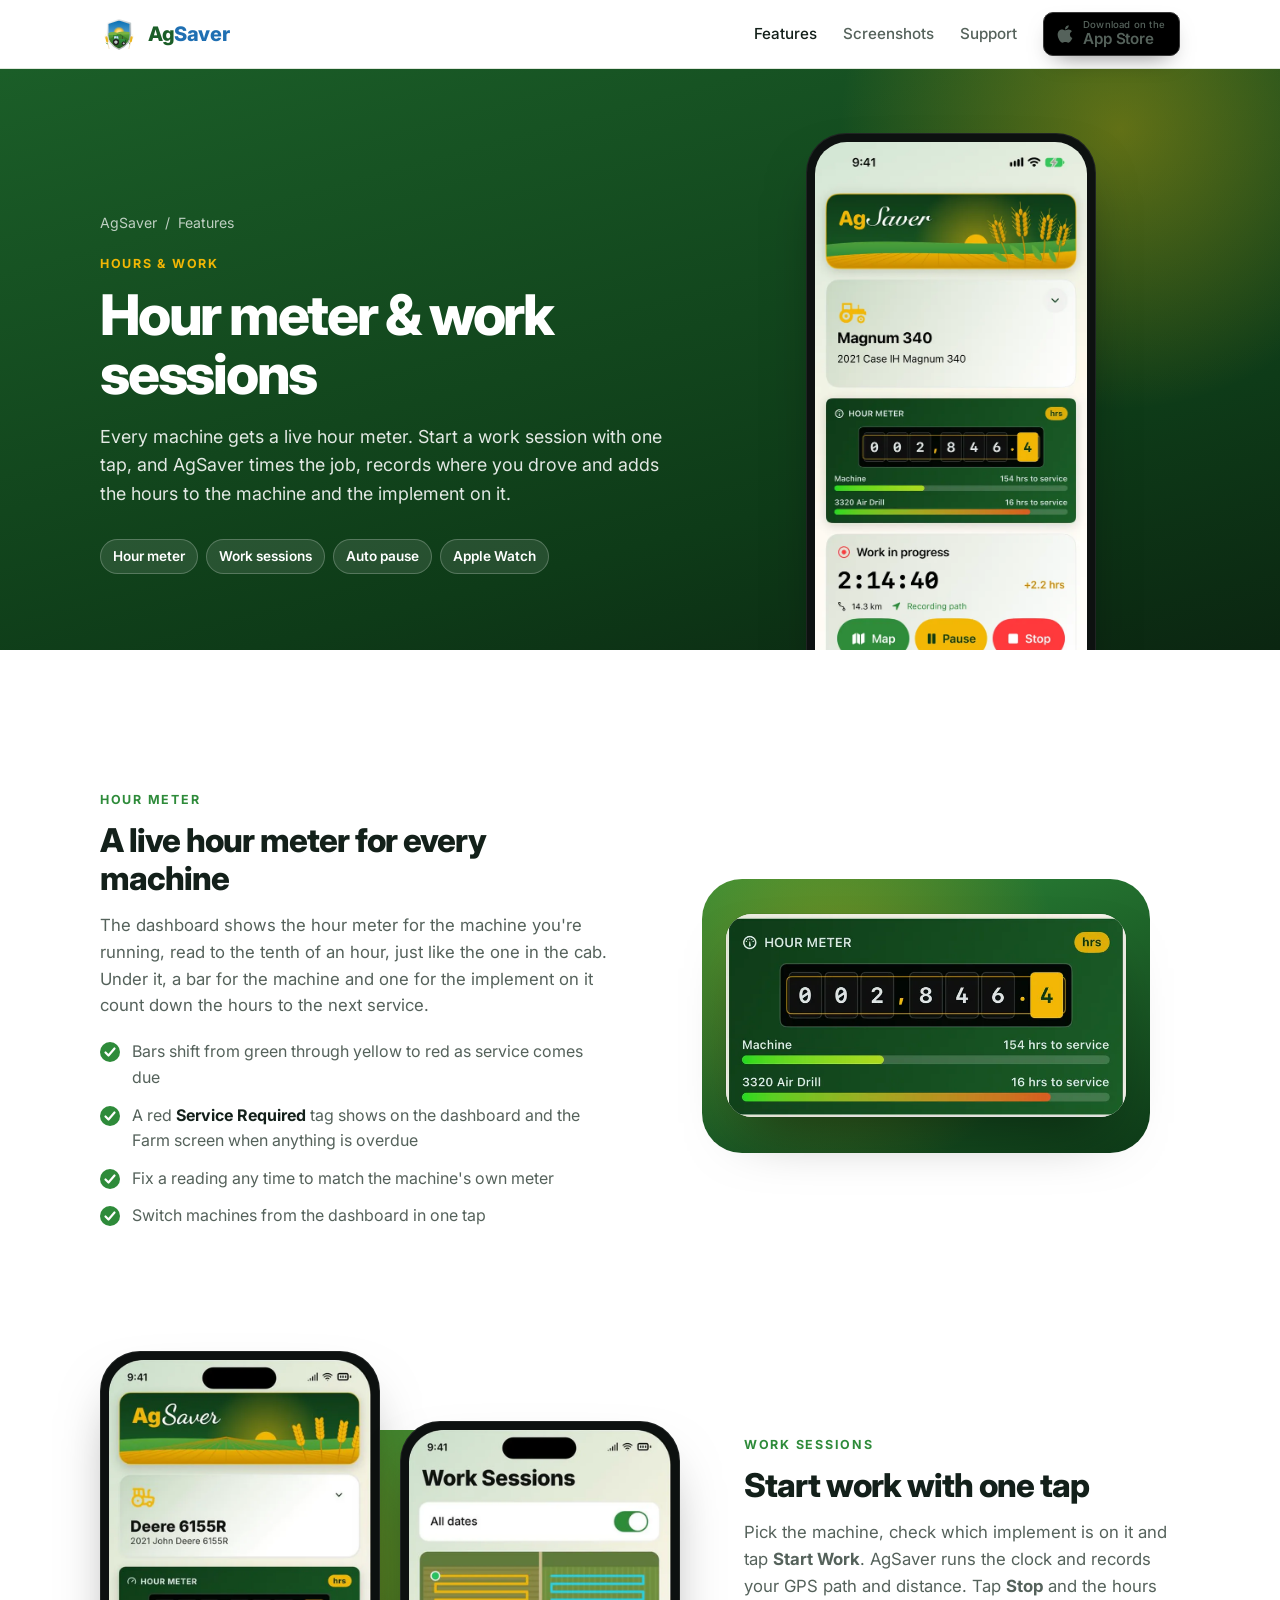
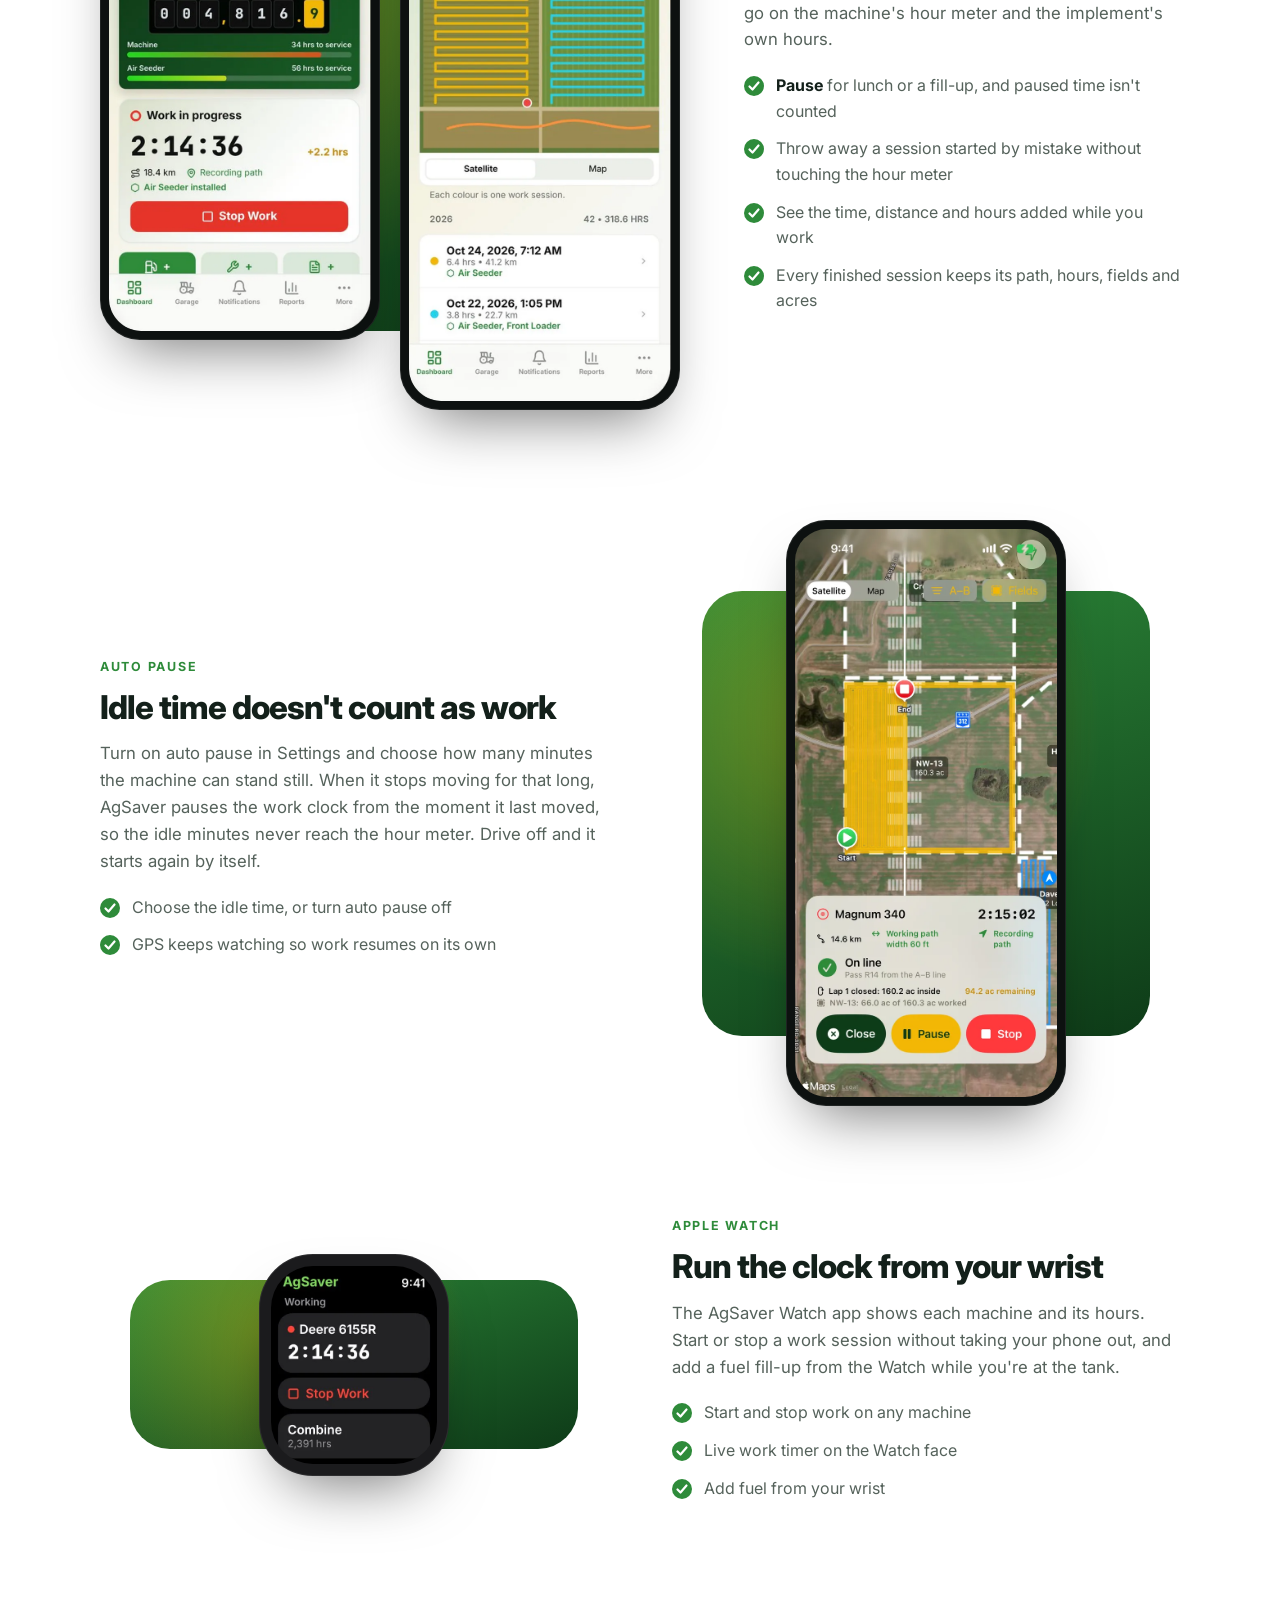
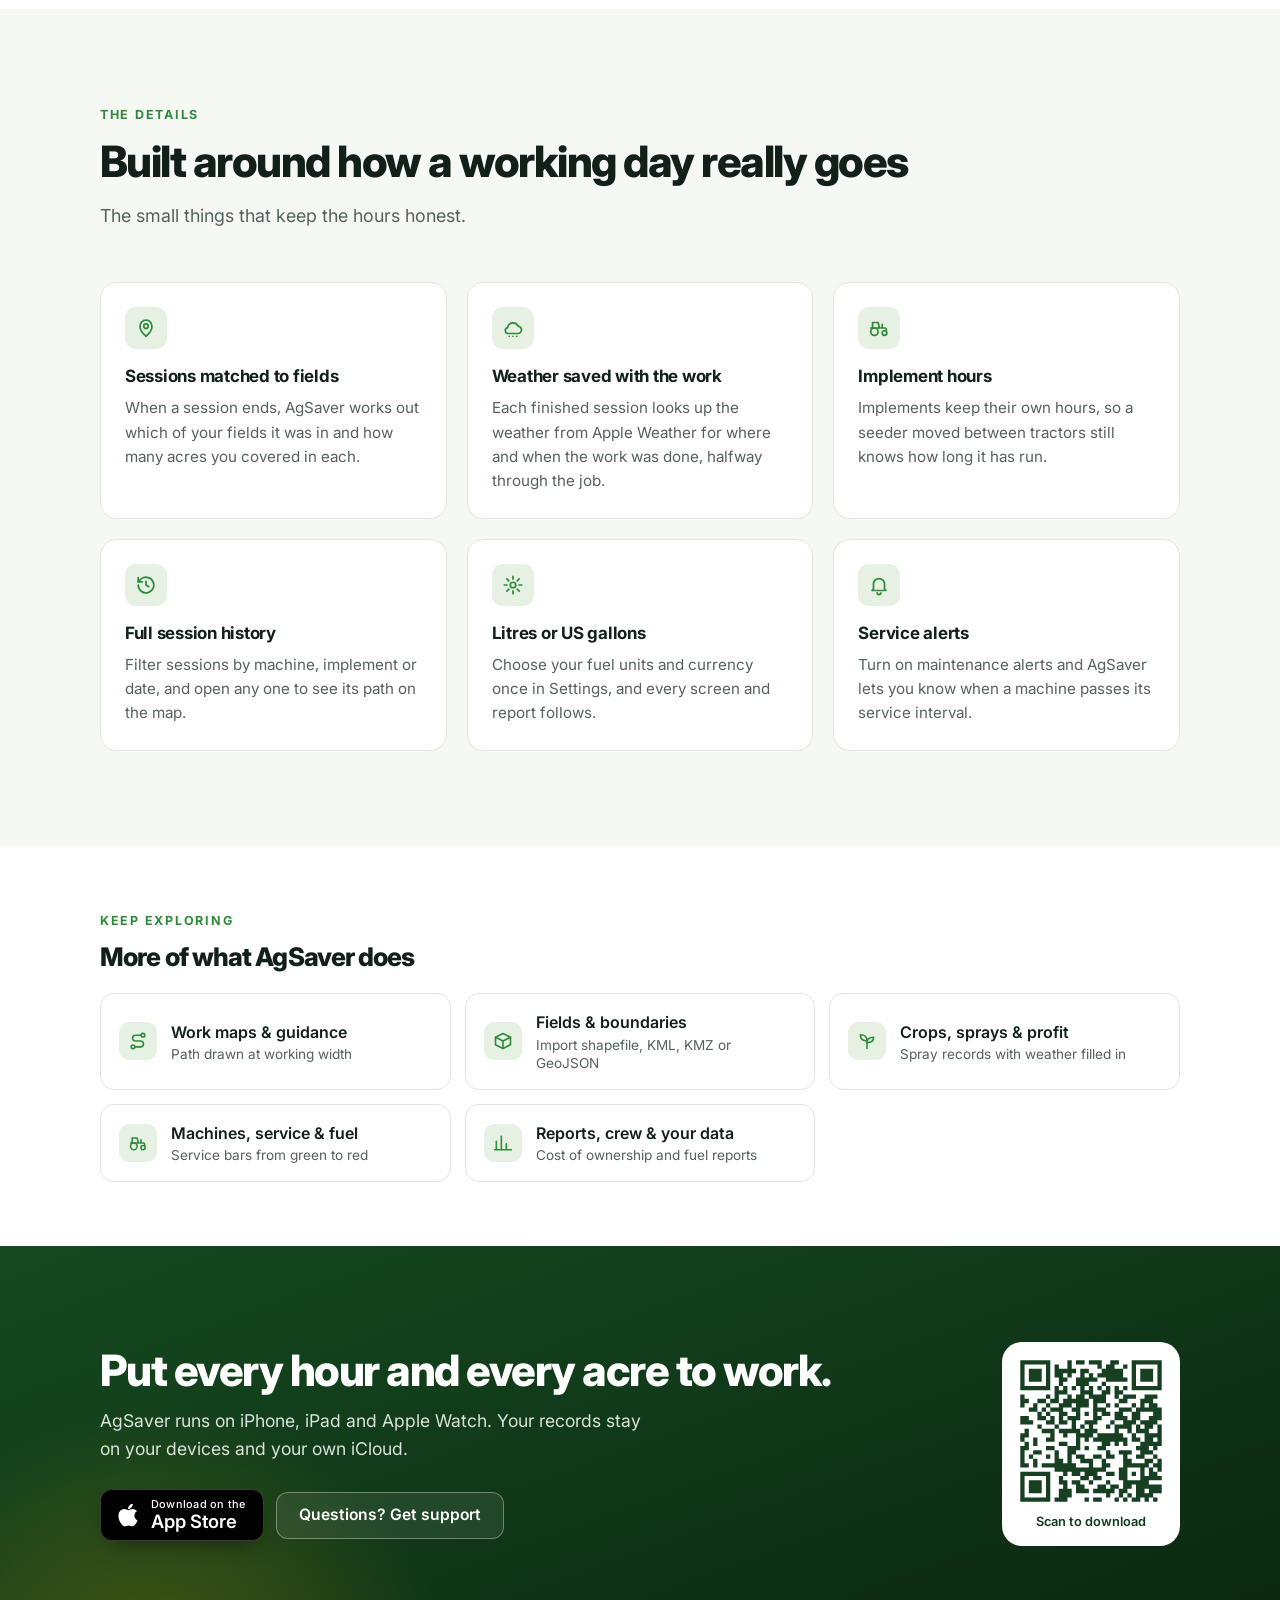
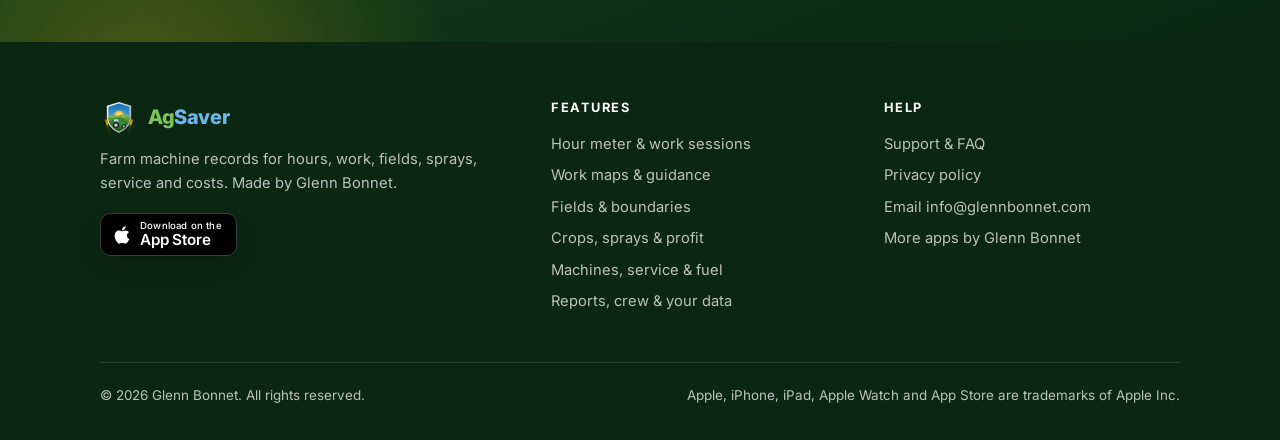
<file: work.html>
<!doctype html>
<html lang="en-CA">
<head>
<meta charset="utf-8">
<meta name="viewport" content="width=device-width, initial-scale=1">
<title>Hour meter &amp; work sessions — AgSaver</title>
<meta name="description" content="AgSaver&#x27;s live hour meter and one-tap work sessions on iPhone and Apple Watch: timed jobs, GPS paths, auto pause, implement hours and weather saved with every session.">
<link rel="canonical" href="https://agsaver.ca/work.html">
<meta name="theme-color" content="#1b5e28">
<meta name="apple-itunes-app" content="app-id=6827369143">
<meta property="og:type" content="website">
<meta property="og:site_name" content="AgSaver">
<meta property="og:title" content="Hour meter &amp; work sessions — AgSaver">
<meta property="og:description" content="AgSaver&#x27;s live hour meter and one-tap work sessions on iPhone and Apple Watch: timed jobs, GPS paths, auto pause, implement hours and weather saved with every session.">
<meta property="og:url" content="https://agsaver.ca/work.html">
<meta property="og:image" content="https://agsaver.ca/img/og.jpg">
<meta name="twitter:card" content="summary_large_image">
<link rel="icon" href="img/emblem.svg" type="image/svg+xml">
<link rel="icon" href="img/favicon-32.png" sizes="32x32" type="image/png">
<link rel="apple-touch-icon" href="img/apple-touch-icon.png">
<link rel="preconnect" href="https://fonts.googleapis.com">
<link rel="preconnect" href="https://fonts.gstatic.com" crossorigin>
<link href="https://fonts.googleapis.com/css2?family=Inter:wght@400;500;600;700;800&display=swap" rel="stylesheet">
<link rel="stylesheet" href="style.css?v=1">
</head>
<body>
<header class="site-header" id="top">
  <div class="wrap">
    <a href="index.html" class="brand" aria-label="AgSaver home"><img src="img/emblem.svg" alt="" width="38" height="38"><span><span class="ag">Ag</span><span class="sv">Saver</span></span></a>
    <button class="menu-toggle" aria-label="Menu" aria-expanded="false"><svg viewBox="0 0 24 24" fill="none" stroke="currentColor" stroke-width="1.9" stroke-linecap="round" stroke-linejoin="round" aria-hidden="true"><path d="M4 7h16M4 12h16M4 17h16"/></svg></button>
    <ul class="menu">
      <li class="has-sub"><a href="index.html#features" class="active">Features</a>
        <ul class="sub"><li><a href="work.html" class="active"><svg viewBox="0 0 24 24" fill="none" stroke="currentColor" stroke-width="1.9" stroke-linecap="round" stroke-linejoin="round" aria-hidden="true"><circle cx="12" cy="13" r="8"/><path d="M12 9v4l2.5 2.5M9.5 2.5h5M12 2.5V5"/></svg>Hour meter & work sessions</a></li><li><a href="maps.html"><svg viewBox="0 0 24 24" fill="none" stroke="currentColor" stroke-width="1.9" stroke-linecap="round" stroke-linejoin="round" aria-hidden="true"><circle cx="6" cy="19" r="2.2"/><circle cx="18" cy="5" r="2.2"/><path d="M8.2 19H15a3.5 3.5 0 0 0 0-7H9a3.5 3.5 0 0 1 0-7h6.8"/></svg>Work maps & guidance</a></li><li><a href="fields.html"><svg viewBox="0 0 24 24" fill="none" stroke="currentColor" stroke-width="1.9" stroke-linecap="round" stroke-linejoin="round" aria-hidden="true"><path d="M3 7.5 12 3l9 4.5v9L12 21l-9-4.5z"/><path d="M3 7.5l9 4.5 9-4.5M12 12v9"/></svg>Fields & boundaries</a></li><li><a href="crops.html"><svg viewBox="0 0 24 24" fill="none" stroke="currentColor" stroke-width="1.9" stroke-linecap="round" stroke-linejoin="round" aria-hidden="true"><path d="M12 21v-9"/><path d="M12 12C12 7 8.5 4.5 4 4.5c0 4.5 3 7.5 8 7.5z"/><path d="M12 14c0-4 3-6.5 8-6.5 0 4-3 6.5-8 6.5z"/></svg>Crops, sprays & profit</a></li><li><a href="machines.html"><svg viewBox="0 0 24 24" fill="none" stroke="currentColor" stroke-width="1.9" stroke-linecap="round" stroke-linejoin="round" aria-hidden="true"><circle cx="7" cy="16" r="4"/><circle cx="18" cy="17.5" r="2.5"/><path d="M5 12V6h6l1.5 6M11 12h7.5a1.5 1.5 0 0 1 1.5 1.5V15M15.5 12V8M3 12h9"/></svg>Machines, service & fuel</a></li><li><a href="reports.html"><svg viewBox="0 0 24 24" fill="none" stroke="currentColor" stroke-width="1.9" stroke-linecap="round" stroke-linejoin="round" aria-hidden="true"><path d="M4 20V10M10 20V4M16 20v-7M22 20H2"/></svg>Reports, crew & your data</a></li></ul>
      </li>
      <li><a href="index.html#screens">Screenshots</a></li>
      <li><a href="support.html">Support</a></li>
      <li><a class="appstore sm header-cta" href="https://apps.apple.com/ca/app/agsaver/id6827369143" target="_blank" rel="noopener"><svg viewBox="0 0 384 512" aria-hidden="true"><path fill="currentColor" d="M318.7 268.7c-.2-36.7 16.4-64.4 50-84.8-18.8-26.9-47.2-41.7-84.7-44.6-35.5-2.8-74.3 20.7-88.5 20.7-15 0-49.4-19.7-76.4-19.7C63.3 141.2 4 184.8 4 273.5q0 39.3 14.4 81.2c12.8 36.7 59 126.7 107.2 125.2 25.2-.6 43-17.9 75.8-17.9 31.8 0 48.3 17.9 76.4 17.9 48.6-.7 90.4-82.5 102.6-119.3-65.2-30.7-61.7-90-61.7-91.9zm-56.6-164.2c27.3-32.4 24.8-61.9 24-72.5-24.1 1.4-52 16.4-67.9 34.9-17.5 19.8-27.8 44.3-25.6 71.9 26.1 2 49.9-11.4 69.5-34.3z"/></svg><span><small>Download on the</small><strong>App Store</strong></span></a></li>
    </ul>
  </div>
</header>
<main>
<section class="page-hero" style="padding:0">
  <div class="wrap">
    <div class="copy">
      <div class="crumbs"><a href="index.html">AgSaver</a> &nbsp;/&nbsp; <a href="index.html#features">Features</a></div>
      <div class="eyebrow">Hours & work</div>
      <h1>Hour meter & work sessions</h1>
      <p class="lead">Every machine gets a live hour meter. Start a work session with one tap, and AgSaver times the job, records where you drove and adds the hours to the machine and the implement on it.</p>
      <div class="jump"><a href="#hour-meter">Hour meter</a><a href="#sessions">Work sessions</a><a href="#auto-pause">Auto pause</a><a href="#watch">Apple Watch</a></div>
    </div>
    <div class="media"><div class="phone"><img src="img/shots/dashboard.webp" alt="AgSaver dashboard" width="640" height="1387" loading="lazy" decoding="async"></div></div>
  </div>
</section>
<section>
  <div class="wrap">
    <div class="row" id="hour-meter">
      <div>
        <div class="eyebrow">Hour meter</div>
        <h3>A live hour meter for every machine</h3>
        <p>The dashboard shows the hour meter for the machine you're running, read to the tenth of an hour, just like the one in the cab. Under it, a bar for the machine and one for the implement on it count down the hours to the next service.</p><ul class="ticks"><li>Bars shift from green through yellow to red as service comes due</li><li>A red <strong>Service Required</strong> tag shows on the dashboard and the Farm screen when anything is overdue</li><li>Fix a reading any time to match the machine's own meter</li><li>Switch machines from the dashboard in one tap</li></ul>
      </div>
      <div class="row-media"><div class="zoom"><img src="img/shots/zoom-hourmeter.webp" alt="Hour meter and service countdowns" width="720" height="366" loading="lazy" decoding="async"></div></div>
    </div>
<div class="row flip" id="sessions">
      <div>
        <div class="eyebrow">Work sessions</div>
        <h3>Start work with one tap</h3>
        <p>Pick the machine, check which implement is on it and tap <strong>Start Work</strong>. AgSaver runs the clock and records your GPS path and distance. Tap <strong>Stop</strong> and the hours go on the machine's hour meter and the implement's own hours.</p><ul class="ticks"><li><strong>Pause</strong> for lunch or a fill-up, and paused time isn't counted</li><li>Throw away a session started by mistake without touching the hour meter</li><li>See the time, distance and hours added while you work</li><li>Every finished session keeps its path, hours, fields and acres</li></ul>
      </div>
      <div class="row-media"><div class="phone"><img src="img/shots/startwork.webp" alt="Start a work session" width="640" height="1387" loading="lazy" decoding="async"></div><div class="phone"><img src="img/shots/work-sessions.webp" alt="Work session history" width="640" height="1387" loading="lazy" decoding="async"></div></div>
    </div>
<div class="row" id="auto-pause">
      <div>
        <div class="eyebrow">Auto pause</div>
        <h3>Idle time doesn't count as work</h3>
        <p>Turn on auto pause in Settings and choose how many minutes the machine can stand still. When it stops moving for that long, AgSaver pauses the work clock from the moment it last moved, so the idle minutes never reach the hour meter. Drive off and it starts again by itself.</p><ul class="ticks"><li>Choose the idle time, or turn auto pause off</li><li>GPS keeps watching so work resumes on its own</li></ul>
      </div>
      <div class="row-media"><div class="phone"><img src="img/shots/liveguidance.webp" alt="Work in progress with pause and stop" width="640" height="1387" loading="lazy" decoding="async"></div></div>
    </div>
<div class="row flip" id="watch">
      <div>
        <div class="eyebrow">Apple Watch</div>
        <h3>Run the clock from your wrist</h3>
        <p>The AgSaver Watch app shows each machine and its hours. Start or stop a work session without taking your phone out, and add a fuel fill-up from the Watch while you're at the tank.</p><ul class="ticks"><li>Start and stop work on any machine</li><li>Live work timer on the Watch face</li><li>Add fuel from your wrist</li></ul>
      </div>
      <div class="row-media"><div class="phone watch"><img src="img/shots/watch.webp" alt="AgSaver on Apple Watch" width="416" height="496" loading="lazy" decoding="async"></div></div>
    </div>

  </div>
</section>
<section class="alt">
  <div class="wrap">
    <div class="section-head"><div class="eyebrow">The details</div><h2>Built around how a working day really goes</h2><p class="lead">The small things that keep the hours honest.</p></div>
    <div class="details"><div class="detail"><div class="ic"><svg viewBox="0 0 24 24" fill="none" stroke="currentColor" stroke-width="1.9" stroke-linecap="round" stroke-linejoin="round" aria-hidden="true"><path d="M12 21s-6.5-5.6-6.5-11a6.5 6.5 0 0 1 13 0c0 5.4-6.5 11-6.5 11z"/><circle cx="12" cy="10" r="2.4"/></svg></div><h3>Sessions matched to fields</h3><p>When a session ends, AgSaver works out which of your fields it was in and how many acres you covered in each.</p></div><div class="detail"><div class="ic"><svg viewBox="0 0 24 24" fill="none" stroke="currentColor" stroke-width="1.9" stroke-linecap="round" stroke-linejoin="round" aria-hidden="true"><path d="M7 18h10a4 4 0 0 0 .5-8 6 6 0 0 0-11.4 1.5A3.3 3.3 0 0 0 7 18z"/><path d="M8 21h0M12 21h0M16 21h0"/></svg></div><h3>Weather saved with the work</h3><p>Each finished session looks up the weather from Apple Weather for where and when the work was done, halfway through the job.</p></div><div class="detail"><div class="ic"><svg viewBox="0 0 24 24" fill="none" stroke="currentColor" stroke-width="1.9" stroke-linecap="round" stroke-linejoin="round" aria-hidden="true"><circle cx="7" cy="16" r="4"/><circle cx="18" cy="17.5" r="2.5"/><path d="M5 12V6h6l1.5 6M11 12h7.5a1.5 1.5 0 0 1 1.5 1.5V15M15.5 12V8M3 12h9"/></svg></div><h3>Implement hours</h3><p>Implements keep their own hours, so a seeder moved between tractors still knows how long it has run.</p></div><div class="detail"><div class="ic"><svg viewBox="0 0 24 24" fill="none" stroke="currentColor" stroke-width="1.9" stroke-linecap="round" stroke-linejoin="round" aria-hidden="true"><path d="M3.5 12a8.5 8.5 0 1 0 2.5-6L3.5 8.5"/><path d="M3.5 4v4.5H8M12 8v4l3 2"/></svg></div><h3>Full session history</h3><p>Filter sessions by machine, implement or date, and open any one to see its path on the map.</p></div><div class="detail"><div class="ic"><svg viewBox="0 0 24 24" fill="none" stroke="currentColor" stroke-width="1.9" stroke-linecap="round" stroke-linejoin="round" aria-hidden="true"><circle cx="12" cy="12" r="3"/><path d="M12 2.5v3M12 18.5v3M2.5 12h3M18.5 12h3M5.3 5.3l2.1 2.1M16.6 16.6l2.1 2.1M5.3 18.7l2.1-2.1M16.6 7.4l2.1-2.1"/></svg></div><h3>Litres or US gallons</h3><p>Choose your fuel units and currency once in Settings, and every screen and report follows.</p></div><div class="detail"><div class="ic"><svg viewBox="0 0 24 24" fill="none" stroke="currentColor" stroke-width="1.9" stroke-linecap="round" stroke-linejoin="round" aria-hidden="true"><path d="M6 16V11a6 6 0 0 1 12 0v5l1.5 2h-15z"/><path d="M10 20.5a2 2 0 0 0 4 0"/></svg></div><h3>Service alerts</h3><p>Turn on maintenance alerts and AgSaver lets you know when a machine passes its service interval.</p></div></div>
  </div>
</section>
<section class="tight">
  <div class="wrap">
    <div class="eyebrow">Keep exploring</div>
    <h2 style="font-size:1.6rem;margin-bottom:22px">More of what AgSaver does</h2>
    <div class="others"><a class="other" href="maps.html"><span class="ic"><svg viewBox="0 0 24 24" fill="none" stroke="currentColor" stroke-width="1.9" stroke-linecap="round" stroke-linejoin="round" aria-hidden="true"><circle cx="6" cy="19" r="2.2"/><circle cx="18" cy="5" r="2.2"/><path d="M8.2 19H15a3.5 3.5 0 0 0 0-7H9a3.5 3.5 0 0 1 0-7h6.8"/></svg></span><div>Work maps & guidance<span>Path drawn at working width</span></div></a><a class="other" href="fields.html"><span class="ic"><svg viewBox="0 0 24 24" fill="none" stroke="currentColor" stroke-width="1.9" stroke-linecap="round" stroke-linejoin="round" aria-hidden="true"><path d="M3 7.5 12 3l9 4.5v9L12 21l-9-4.5z"/><path d="M3 7.5l9 4.5 9-4.5M12 12v9"/></svg></span><div>Fields & boundaries<span>Import shapefile, KML, KMZ or GeoJSON</span></div></a><a class="other" href="crops.html"><span class="ic"><svg viewBox="0 0 24 24" fill="none" stroke="currentColor" stroke-width="1.9" stroke-linecap="round" stroke-linejoin="round" aria-hidden="true"><path d="M12 21v-9"/><path d="M12 12C12 7 8.5 4.5 4 4.5c0 4.5 3 7.5 8 7.5z"/><path d="M12 14c0-4 3-6.5 8-6.5 0 4-3 6.5-8 6.5z"/></svg></span><div>Crops, sprays & profit<span>Spray records with weather filled in</span></div></a><a class="other" href="machines.html"><span class="ic"><svg viewBox="0 0 24 24" fill="none" stroke="currentColor" stroke-width="1.9" stroke-linecap="round" stroke-linejoin="round" aria-hidden="true"><circle cx="7" cy="16" r="4"/><circle cx="18" cy="17.5" r="2.5"/><path d="M5 12V6h6l1.5 6M11 12h7.5a1.5 1.5 0 0 1 1.5 1.5V15M15.5 12V8M3 12h9"/></svg></span><div>Machines, service & fuel<span>Service bars from green to red</span></div></a><a class="other" href="reports.html"><span class="ic"><svg viewBox="0 0 24 24" fill="none" stroke="currentColor" stroke-width="1.9" stroke-linecap="round" stroke-linejoin="round" aria-hidden="true"><path d="M4 20V10M10 20V4M16 20v-7M22 20H2"/></svg></span><div>Reports, crew & your data<span>Cost of ownership and fuel reports</span></div></a></div>
  </div>
</section>
<section class="cta">
  <div class="wrap">
    <div>
      <h2>Put every hour and every acre to work.</h2>
      <p>AgSaver runs on iPhone, iPad and Apple Watch. Your records stay on your devices and your own iCloud.</p>
      <div class="btns"><a class="appstore" href="https://apps.apple.com/ca/app/agsaver/id6827369143" target="_blank" rel="noopener"><svg viewBox="0 0 384 512" aria-hidden="true"><path fill="currentColor" d="M318.7 268.7c-.2-36.7 16.4-64.4 50-84.8-18.8-26.9-47.2-41.7-84.7-44.6-35.5-2.8-74.3 20.7-88.5 20.7-15 0-49.4-19.7-76.4-19.7C63.3 141.2 4 184.8 4 273.5q0 39.3 14.4 81.2c12.8 36.7 59 126.7 107.2 125.2 25.2-.6 43-17.9 75.8-17.9 31.8 0 48.3 17.9 76.4 17.9 48.6-.7 90.4-82.5 102.6-119.3-65.2-30.7-61.7-90-61.7-91.9zm-56.6-164.2c27.3-32.4 24.8-61.9 24-72.5-24.1 1.4-52 16.4-67.9 34.9-17.5 19.8-27.8 44.3-25.6 71.9 26.1 2 49.9-11.4 69.5-34.3z"/></svg><span><small>Download on the</small><strong>App Store</strong></span></a><a href="support.html" class="btn btn-ghost-light">Questions? Get support</a></div>
    </div>
    <div class="qr"><img src="img/qr.svg" alt="QR code to AgSaver on the App Store" width="150" height="150">Scan to download</div>
  </div>
</section>
</main>
<footer class="site-footer">
  <div class="wrap">
    <div class="cols">
      <div>
        <a href="index.html" class="brand"><img src="img/emblem.svg" alt="" width="38" height="38"><span><span class="ag">Ag</span><span class="sv">Saver</span></span></a>
        <p>Farm machine records for hours, work, fields, sprays, service and costs. Made by Glenn Bonnet.</p>
        <p style="margin-top:18px"><a class="appstore sm" href="https://apps.apple.com/ca/app/agsaver/id6827369143" target="_blank" rel="noopener"><svg viewBox="0 0 384 512" aria-hidden="true"><path fill="currentColor" d="M318.7 268.7c-.2-36.7 16.4-64.4 50-84.8-18.8-26.9-47.2-41.7-84.7-44.6-35.5-2.8-74.3 20.7-88.5 20.7-15 0-49.4-19.7-76.4-19.7C63.3 141.2 4 184.8 4 273.5q0 39.3 14.4 81.2c12.8 36.7 59 126.7 107.2 125.2 25.2-.6 43-17.9 75.8-17.9 31.8 0 48.3 17.9 76.4 17.9 48.6-.7 90.4-82.5 102.6-119.3-65.2-30.7-61.7-90-61.7-91.9zm-56.6-164.2c27.3-32.4 24.8-61.9 24-72.5-24.1 1.4-52 16.4-67.9 34.9-17.5 19.8-27.8 44.3-25.6 71.9 26.1 2 49.9-11.4 69.5-34.3z"/></svg><span><small>Download on the</small><strong>App Store</strong></span></a></p>
      </div>
      <div><h4>Features</h4><ul><li><a href="work.html">Hour meter & work sessions</a></li><li><a href="maps.html">Work maps & guidance</a></li><li><a href="fields.html">Fields & boundaries</a></li><li><a href="crops.html">Crops, sprays & profit</a></li><li><a href="machines.html">Machines, service & fuel</a></li><li><a href="reports.html">Reports, crew & your data</a></li></ul></div>
      <div><h4>Help</h4><ul>
        <li><a href="support.html">Support &amp; FAQ</a></li>
        <li><a href="privacy.html">Privacy policy</a></li>
        <li><a href="mailto:info@glennbonnet.com">Email info@glennbonnet.com</a></li>
        <li><a href="https://glennbonnet.com" rel="noopener">More apps by Glenn Bonnet</a></li>
      </ul></div>
    </div>
    <div class="legal"><span>© <span class="yr">2026</span> Glenn Bonnet. All rights reserved.</span><span>Apple, iPhone, iPad, Apple Watch and App Store are trademarks of Apple Inc.</span></div>
  </div>
</footer>
<script>
document.querySelectorAll('.yr').forEach(e => e.textContent = new Date().getFullYear());
const h = document.querySelector('.site-header'), t = h.querySelector('.menu-toggle');
t.addEventListener('click', () => { const o = h.classList.toggle('open'); t.setAttribute('aria-expanded', o); });
h.querySelectorAll('.menu a').forEach(a => a.addEventListener('click', () => { h.classList.remove('open'); t.setAttribute('aria-expanded', false); }));
</script>
</body>
</html>
</file>
<file: style.css>
/* AgSaver — agsaver.ca */
:root {
  --green-950: #0b2611;
  --green-900: #0e3b18;
  --green-800: #154a20;
  --green-700: #1b5e28;
  --green-600: #2e8b3a;
  --green-500: #5da83a;
  --green-100: #e6f1e3;
  --green-50: #f3f8f1;
  --gold: #f2b705;
  --gold-dark: #c98a00;
  --sky: #1f6fb2;
  --text: #13201a;
  --muted: #55625b;
  --bg: #ffffff;
  --bg-alt: #f5f8f3;
  --card: #ffffff;
  --border: #dfe7dc;
  --shadow: 0 18px 40px -22px rgba(14, 59, 24, .45);
  --radius: 18px;
}
@media (prefers-color-scheme: dark) {
  :root {
    --text: #eef3ee;
    --muted: #a3b2a8;
    --bg: #0c140f;
    --bg-alt: #111c15;
    --card: #15221a;
    --border: #233429;
    --green-100: #1b2e21;
    --green-50: #142119;
    --shadow: 0 18px 40px -22px rgba(0, 0, 0, .8);
  }
}

* { box-sizing: border-box; margin: 0; padding: 0; }
html { scroll-behavior: smooth; -webkit-text-size-adjust: 100%; }
body {
  font-family: "Inter", system-ui, -apple-system, "Segoe UI", sans-serif;
  background: var(--bg); color: var(--text); line-height: 1.6;
  -webkit-font-smoothing: antialiased;
}
img { max-width: 100%; height: auto; display: block; }
a { color: inherit; text-decoration: none; }
.wrap { max-width: 1120px; margin: 0 auto; padding: 0 20px; }
[id] { scroll-margin-top: 84px; }

/* ---------- Header ---------- */
.site-header {
  position: sticky; top: 0; z-index: 50;
  background: color-mix(in srgb, var(--bg) 88%, transparent);
  backdrop-filter: saturate(1.4) blur(12px); -webkit-backdrop-filter: saturate(1.4) blur(12px);
  border-bottom: 1px solid var(--border);
}
.site-header .wrap { display: flex; align-items: center; justify-content: space-between; height: 68px; gap: 16px; }
.brand { display: flex; align-items: center; gap: 10px; font-weight: 800; font-size: 1.25rem; letter-spacing: -0.02em; }
.brand img { width: 38px; height: 38px; }
.brand .ag { color: var(--green-700); }
.brand .sv { color: var(--sky); }
@media (prefers-color-scheme: dark) { .brand .ag { color: var(--green-500); } .brand .sv { color: #5aa9ea; } }
.menu { display: flex; align-items: center; gap: 26px; list-style: none; }
.menu a { color: var(--muted); font-weight: 500; font-size: 0.95rem; transition: color .15s; }
.menu a:hover, .menu a.active { color: var(--text); }
.menu .has-sub { position: relative; }
.menu .sub {
  position: absolute; top: calc(100% + 14px); left: -18px; min-width: 270px; list-style: none;
  background: var(--card); border: 1px solid var(--border); border-radius: 14px; padding: 8px;
  box-shadow: var(--shadow); opacity: 0; visibility: hidden; transform: translateY(-4px); transition: .15s;
}
.menu .has-sub::after { content: ""; position: absolute; left: 0; right: 0; top: 100%; height: 16px; }
.menu .has-sub:hover .sub, .menu .has-sub:focus-within .sub { opacity: 1; visibility: visible; transform: none; }
.menu .sub a { display: flex; align-items: center; gap: 10px; padding: 9px 10px; border-radius: 9px; color: var(--text); font-size: 0.92rem; }
.menu .sub a:hover { background: var(--green-50); }
.menu .sub svg { width: 20px; height: 20px; color: var(--green-600); flex: none; }
.menu-toggle { display: none; background: none; border: 0; color: var(--text); padding: 8px; margin-right: -8px; cursor: pointer; }
.menu-toggle svg { width: 26px; height: 26px; display: block; }
.header-cta { padding: 9px 16px; font-size: 0.88rem; }

@media (max-width: 860px) {
  .menu-toggle { display: block; }
  .menu {
    position: absolute; top: 68px; left: 0; right: 0; flex-direction: column; align-items: stretch; gap: 0;
    background: var(--bg); border-bottom: 1px solid var(--border); padding: 8px 20px 18px;
    display: none; max-height: calc(100vh - 68px); overflow-y: auto;
  }
  .site-header.open .menu { display: flex; }
  .menu > li > a { display: block; padding: 12px 0; font-size: 1.02rem; color: var(--text); }
  .menu .sub { position: static; opacity: 1; visibility: visible; transform: none; box-shadow: none; border: 0; padding: 0 0 6px; background: none; min-width: 0; }
  .menu .sub a { padding: 9px 4px; }
  .menu .has-sub > a { display: none; }
  .menu .header-cta { margin-top: 10px; justify-content: center; }
}

/* ---------- Buttons ---------- */
.btns { display: flex; flex-wrap: wrap; gap: 12px; align-items: center; }
.btn {
  display: inline-flex; align-items: center; justify-content: center; gap: 9px;
  padding: 13px 22px; border-radius: 12px; font-weight: 600; font-size: 0.98rem; line-height: 1.2;
  transition: transform .15s, box-shadow .15s, background .15s; border: 1px solid transparent;
}
.btn:hover { transform: translateY(-2px); }
.btn-green { background: var(--green-600); color: #fff; box-shadow: 0 8px 22px -10px var(--green-600); }
.btn-green:hover { background: var(--green-700); }
.btn-gold { background: var(--gold); color: #1f1a00; box-shadow: 0 8px 22px -10px var(--gold-dark); }
.btn-ghost { border-color: var(--border); color: var(--text); background: var(--card); }
.btn-ghost-light { border-color: rgba(255,255,255,.35); color: #fff; background: rgba(255,255,255,.08); }
.appstore {
  display: inline-flex; align-items: center; gap: 10px; background: #000; color: #fff;
  border: 1px solid #3a3a3a; border-radius: 12px; padding: 9px 18px 9px 14px; line-height: 1.1;
  transition: transform .15s; box-shadow: 0 10px 24px -12px rgba(0,0,0,.6);
}
.appstore:hover { transform: translateY(-2px); }
.appstore svg { width: 26px; height: 26px; flex: none; }
.appstore small { display: block; font-size: 0.68rem; font-weight: 500; letter-spacing: .02em; }
.appstore strong { display: block; font-size: 1.15rem; font-weight: 600; letter-spacing: -0.01em; }
.appstore.sm { padding: 7px 14px 7px 11px; border-radius: 10px; gap: 8px; }
.appstore.sm svg { width: 20px; height: 20px; }
.appstore.sm small { font-size: 0.6rem; }
.appstore.sm strong { font-size: 0.95rem; }

/* ---------- Hero ---------- */
.hero {
  position: relative; overflow: hidden; color: #fff;
  background:
    radial-gradient(ellipse 60% 55% at 72% 62%, rgba(255, 226, 120, .55), transparent 60%),
    linear-gradient(180deg, #0d3f6e 0%, #1a6aa8 42%, #6fb2d8 64%, #3f9a3a 64.2%, #2f7f2c 74%, #d9a206 74.2%, #e9b20c 100%);
}
.hero::before { /* rolling hill */
  content: ""; position: absolute; left: -10%; right: -10%; top: 58%; height: 22%;
  background: linear-gradient(180deg, #4da23f, #2a7a2b); border-radius: 50% 50% 0 0 / 100% 100% 0 0;
}
.hero::after { /* crop rows */
  content: ""; position: absolute; left: 0; right: 0; bottom: 0; height: 30%;
  background: repeating-linear-gradient(100deg, transparent 0 34px, rgba(150, 95, 0, .18) 34px 36px);
  -webkit-mask: linear-gradient(180deg, transparent, #000 40%); mask: linear-gradient(180deg, transparent, #000 40%);
}
.hero .wrap { position: relative; z-index: 2; display: grid; grid-template-columns: 1.05fr 1fr; gap: 40px; align-items: center; padding-top: 72px; padding-bottom: 0; }
.hero-copy { padding-bottom: 96px; }
.kicker {
  display: inline-flex; align-items: center; gap: 8px; padding: 6px 13px; border-radius: 999px;
  background: rgba(255,255,255,.14); border: 1px solid rgba(255,255,255,.28);
  font-size: 0.82rem; font-weight: 600; margin-bottom: 22px; backdrop-filter: blur(6px);
}
.hero h1 {
  font-size: clamp(2.5rem, 6.2vw, 4.3rem); font-weight: 800; letter-spacing: -0.04em; line-height: 1.02;
  text-shadow: 0 2px 24px rgba(0, 30, 60, .35);
}
.hero h1 em { font-style: normal; color: var(--gold); }
.hero .sub { font-size: clamp(1.05rem, 2vw, 1.22rem); margin: 22px 0 32px; max-width: 540px; color: rgba(255,255,255,.94); text-shadow: 0 1px 12px rgba(0,30,60,.35); }
.hero .platforms { margin-top: 22px; display: flex; flex-wrap: wrap; gap: 8px; }
.hero .platforms span { font-size: 0.8rem; font-weight: 600; padding: 4px 11px; border-radius: 999px; background: rgba(0,0,0,.18); border: 1px solid rgba(255,255,255,.25); }
.hero-phones { position: relative; height: 600px; align-self: end; }
.hero-phones .phone { position: absolute; width: 270px; bottom: -60px; }
.hero-phones .phone:nth-child(1) { left: 4%; transform: rotate(-5deg); z-index: 1; bottom: -110px; }
.hero-phones .phone:nth-child(2) { right: 4%; z-index: 2; }

@media (max-width: 900px) {
  .hero .wrap { grid-template-columns: 1fr; padding-top: 48px; gap: 0; }
  .hero-copy { padding-bottom: 36px; }
  .hero-phones { height: 430px; max-width: 440px; width: 100%; margin: 0 auto; }
  .hero-phones .phone { width: 200px; }
  .hero-phones .phone:nth-child(1) { left: 2%; bottom: -80px; }
  .hero-phones .phone:nth-child(2) { right: 2%; bottom: -40px; }
}
@media (max-width: 420px) {
  .hero-phones { height: 370px; }
  .hero-phones .phone { width: 172px; }
}

/* ---------- Phone frame ---------- */
.phone {
  background: #0d1110; border-radius: 40px; padding: 9px;
  box-shadow: 0 30px 60px -24px rgba(0, 0, 0, .55), inset 0 0 0 1px rgba(255,255,255,.08);
}
.phone img { border-radius: 32px; width: 100%; height: auto; background: #e9efe6; }
.phone.watch { border-radius: 54px; padding: 12px; background: #1b1b1d; }
.phone.watch img { border-radius: 42px; background: #000; }

/* ---------- Sections ---------- */
section { padding: 96px 0; }
section.alt { background: var(--bg-alt); }
section.tight { padding: 64px 0; }
.eyebrow { color: var(--green-600); font-weight: 700; font-size: 0.78rem; letter-spacing: .14em; text-transform: uppercase; margin-bottom: 12px; }
@media (prefers-color-scheme: dark) { .eyebrow { color: var(--green-500); } }
h2 { font-size: clamp(1.85rem, 4vw, 2.7rem); font-weight: 800; letter-spacing: -0.035em; line-height: 1.12; margin-bottom: 16px; }
h3 { letter-spacing: -0.015em; }
.lead { color: var(--muted); font-size: 1.12rem; max-width: 680px; }
.center { text-align: center; }
.center .lead { margin: 0 auto; }
.section-head { margin-bottom: 52px; }

@media (max-width: 720px) { section { padding: 68px 0; } section.tight { padding: 48px 0; } .section-head { margin-bottom: 36px; } }

/* Trust strip */
.strip { border-bottom: 1px solid var(--border); background: var(--bg); }
.strip .wrap { display: grid; grid-template-columns: repeat(4, 1fr); gap: 20px; padding-top: 26px; padding-bottom: 26px; }
.strip div { display: flex; align-items: center; gap: 12px; font-weight: 600; font-size: 0.93rem; }
.strip svg { width: 26px; height: 26px; color: var(--green-600); flex: none; }
.strip span { display: block; color: var(--muted); font-weight: 400; font-size: 0.82rem; }
@media (max-width: 860px) { .strip .wrap { grid-template-columns: 1fr 1fr; } }

/* Feature set cards */
.sets { display: grid; grid-template-columns: repeat(3, 1fr); gap: 22px; }
@media (max-width: 960px) { .sets { grid-template-columns: 1fr 1fr; } }
@media (max-width: 640px) { .sets { grid-template-columns: 1fr; } }
.set {
  display: flex; flex-direction: column; background: var(--card); border: 1px solid var(--border);
  border-radius: var(--radius); overflow: hidden; transition: transform .2s, box-shadow .2s, border-color .2s;
}
.set:hover { transform: translateY(-4px); box-shadow: var(--shadow); border-color: var(--green-500); }
.set-img { background: linear-gradient(160deg, var(--green-700), var(--green-900)); height: 190px; overflow: hidden; position: relative; }
.set-img img { width: 64%; height: 170px; object-fit: cover; object-position: 50% 14%; margin: 24px auto 0; border-radius: 18px 18px 0 0; box-shadow: 0 -4px 30px rgba(0,0,0,.35); }
.set-body { padding: 24px 24px 26px; display: flex; flex-direction: column; flex: 1; }
.set-body .ic { width: 44px; height: 44px; border-radius: 12px; display: grid; place-items: center; background: var(--green-100); color: var(--green-600); margin: -46px 0 14px; position: relative; border: 3px solid var(--card); box-sizing: content-box; }
.set-body .ic svg { width: 24px; height: 24px; }
.set h3 { font-size: 1.22rem; margin-bottom: 8px; }
.set p { color: var(--muted); font-size: 0.97rem; margin-bottom: 14px; }
.set ul { list-style: none; margin-bottom: 18px; }
.set li { position: relative; padding-left: 22px; font-size: 0.92rem; margin-bottom: 6px; }
.set li::before { content: ""; position: absolute; left: 2px; top: 0.5em; width: 9px; height: 9px; border-radius: 50%; background: var(--gold); }
.set .more { margin-top: auto; color: var(--green-600); font-weight: 600; font-size: 0.95rem; }
@media (prefers-color-scheme: dark) { .set .more { color: var(--green-500); } }

/* Showcase rows */
.row { display: grid; grid-template-columns: 1fr 1fr; gap: 64px; align-items: center; }
.row + .row { margin-top: 110px; }
.row.flip .row-media { order: -1; }
.row-media { display: flex; justify-content: center; align-items: flex-start; gap: 20px; position: relative; }
.row-media::before {
  content: ""; position: absolute; inset: 12% 6% 12% 6%; border-radius: 40px; z-index: 0;
  background: radial-gradient(circle at 30% 30%, rgba(242,183,5,.35), transparent 60%), linear-gradient(160deg, var(--green-600), var(--green-900));
}
.row-media .phone { width: 280px; position: relative; z-index: 1; }
.row-media .phone + .phone { margin-top: 70px; }
.row-media .phone.watch { width: 190px; align-self: center; margin-top: 0; }
.row h3 { font-size: clamp(1.55rem, 3vw, 2.05rem); font-weight: 800; letter-spacing: -0.03em; line-height: 1.15; margin-bottom: 14px; }
.row p { color: var(--muted); font-size: 1.05rem; margin-bottom: 14px; }
.ticks { list-style: none; margin: 20px 0 6px; }
.ticks li { position: relative; padding-left: 32px; margin-bottom: 12px; }
.ticks li::before {
  content: ""; position: absolute; left: 0; top: 3px; width: 20px; height: 20px; border-radius: 50%;
  background: var(--green-600) url("data:image/svg+xml,%3Csvg xmlns='http://www.w3.org/2000/svg' viewBox='0 0 20 20'%3E%3Cpath d='M5.5 10.5l3 3 6-7' fill='none' stroke='white' stroke-width='2.2' stroke-linecap='round' stroke-linejoin='round'/%3E%3C/svg%3E") center/100% no-repeat;
}
.ticks strong { color: var(--text); }
.ticks li { color: var(--muted); }
@media (max-width: 860px) {
  .row { grid-template-columns: 1fr; gap: 36px; }
  .row.flip .row-media { order: 0; }
  .row + .row { margin-top: 80px; }
  .row-media .phone { width: 220px; }
  .row-media .phone + .phone { margin-top: 50px; }
  .row-media .phone.watch { width: 150px; }
}
@media (max-width: 420px) {
  .row-media .phone { width: 168px; border-radius: 30px; padding: 7px; }
  .row-media .phone img { border-radius: 24px; }
  .row-media .phone:only-child { width: 230px; }
  .row-media .phone.watch { width: 120px; }
}

/* Detail grid */
.details { display: grid; grid-template-columns: repeat(3, 1fr); gap: 20px; }
@media (max-width: 960px) { .details { grid-template-columns: 1fr 1fr; } }
@media (max-width: 600px) { .details { grid-template-columns: 1fr; } }
.detail { background: var(--card); border: 1px solid var(--border); border-radius: 16px; padding: 24px; }
.detail .ic { width: 42px; height: 42px; border-radius: 11px; display: grid; place-items: center; background: var(--green-100); color: var(--green-600); margin-bottom: 14px; }
@media (prefers-color-scheme: dark) { .detail .ic, .set-body .ic { color: var(--green-500); } }
.detail .ic svg { width: 22px; height: 22px; }
.detail h3 { font-size: 1.06rem; margin-bottom: 6px; }
.detail p { color: var(--muted); font-size: 0.95rem; }

/* Gallery */
.gallery { display: flex; gap: 22px; overflow-x: auto; scroll-snap-type: x mandatory; padding: 10px 20px 26px; margin: 0 -20px; -webkit-overflow-scrolling: touch; scrollbar-width: thin; }
.gallery figure { flex: 0 0 230px; scroll-snap-align: center; }
.gallery .phone { border-radius: 34px; padding: 8px; }
.gallery .phone img { border-radius: 27px; }
.gallery figcaption { text-align: center; color: var(--muted); font-size: 0.88rem; margin-top: 12px; }

/* Page hero (feature pages) */
.page-hero { background: linear-gradient(165deg, var(--green-700) 0%, var(--green-900) 70%, var(--green-950) 100%); color: #fff; position: relative; overflow: hidden; }
.page-hero::before { content: ""; position: absolute; width: 640px; height: 640px; right: -160px; top: -260px; background: radial-gradient(circle, rgba(242,183,5,.35), transparent 62%); }
.page-hero .wrap { position: relative; display: grid; grid-template-columns: 1.25fr 1fr; gap: 48px; align-items: end; padding-top: 64px; }
.page-hero .copy { padding-bottom: 76px; }
.crumbs { font-size: 0.88rem; color: rgba(255,255,255,.72); margin-bottom: 20px; }
.crumbs a:hover { color: #fff; }
.page-hero .eyebrow { color: var(--gold); }
.page-hero h1 { font-size: clamp(2.2rem, 5.2vw, 3.5rem); font-weight: 800; letter-spacing: -0.04em; line-height: 1.06; margin-bottom: 18px; }
.page-hero .lead { color: rgba(255,255,255,.88); margin-bottom: 30px; }
.page-hero .media { display: flex; justify-content: center; }
.page-hero .media .phone { width: 290px; margin-bottom: -90px; }
.page-hero + section { padding-top: 140px; }
@media (max-width: 860px) {
  .page-hero .wrap { grid-template-columns: 1fr; gap: 0; padding-top: 44px; }
  .page-hero .copy { padding-bottom: 40px; }
  .page-hero .media .phone { width: 230px; margin-bottom: -70px; }
  .page-hero + section { padding-top: 110px; }
}

/* Jump links on feature pages */
.jump { display: flex; flex-wrap: wrap; gap: 8px; margin-top: 4px; }
.jump a { font-size: 0.85rem; font-weight: 600; padding: 6px 12px; border-radius: 999px; background: rgba(255,255,255,.1); border: 1px solid rgba(255,255,255,.22); color: #fff; }
.jump a:hover { background: rgba(255,255,255,.2); }

/* Note / callout */
.note { background: var(--green-50); border: 1px solid var(--border); border-left: 4px solid var(--gold); border-radius: 12px; padding: 18px 20px; color: var(--muted); font-size: 0.95rem; margin-top: 22px; }
.note strong { color: var(--text); }

/* Privacy band */
.privacy { display: grid; grid-template-columns: auto 1fr auto; gap: 28px; align-items: center; background: var(--card); border: 1px solid var(--border); border-radius: 22px; padding: 34px; }
.privacy .shield { width: 64px; height: 64px; border-radius: 18px; display: grid; place-items: center; background: var(--green-100); color: var(--green-600); }
.privacy .shield svg { width: 34px; height: 34px; }
.privacy h3 { font-size: 1.3rem; margin-bottom: 6px; }
.privacy p { color: var(--muted); }
@media (max-width: 760px) { .privacy { grid-template-columns: 1fr; padding: 26px; gap: 16px; } }

/* Next / other feature sets */
.others { display: grid; grid-template-columns: repeat(3, 1fr); gap: 14px; }
@media (max-width: 860px) { .others { grid-template-columns: 1fr 1fr; } }
@media (max-width: 520px) { .others { grid-template-columns: 1fr; } }
.other { display: flex; align-items: center; gap: 14px; padding: 16px 18px; border: 1px solid var(--border); border-radius: 14px; background: var(--card); font-weight: 600; transition: border-color .15s, transform .15s; }
.other:hover { border-color: var(--green-500); transform: translateY(-2px); }
.other .ic { width: 38px; height: 38px; border-radius: 10px; display: grid; place-items: center; background: var(--green-100); color: var(--green-600); flex: none; }
.other .ic svg { width: 20px; height: 20px; }
.other span { display: block; font-weight: 400; color: var(--muted); font-size: 0.85rem; line-height: 1.35; }

/* CTA band */
.cta { background: linear-gradient(160deg, var(--green-800), var(--green-950)); color: #fff; position: relative; overflow: hidden; }
.cta::before { content: ""; position: absolute; width: 700px; height: 700px; left: -200px; bottom: -420px; background: radial-gradient(circle, rgba(242,183,5,.28), transparent 62%); }
.cta .wrap { position: relative; display: grid; grid-template-columns: 1fr auto; gap: 40px; align-items: center; }
.cta h2 { margin-bottom: 12px; }
.cta p { color: rgba(255,255,255,.85); font-size: 1.1rem; max-width: 560px; margin-bottom: 26px; }
.qr { background: #fff; border-radius: 20px; padding: 14px; text-align: center; color: var(--green-900); font-size: 0.8rem; font-weight: 600; }
.qr img { width: 150px; height: 150px; margin-bottom: 6px; }
@media (max-width: 760px) { .cta .wrap { grid-template-columns: 1fr; } .qr { display: none; } }

/* ---------- Content pages (support, privacy) ---------- */
.doc { max-width: 780px; padding-top: 64px; padding-bottom: 96px; }
.doc h1 { font-size: clamp(2.1rem, 5vw, 3rem); font-weight: 800; letter-spacing: -0.035em; margin-bottom: 10px; line-height: 1.1; }
.doc .updated { color: var(--muted); margin-bottom: 36px; }
.doc h2 { font-size: 1.4rem; margin: 44px 0 12px; letter-spacing: -0.02em; }
.doc h3 { font-size: 1.06rem; margin: 22px 0 6px; }
.doc p, .doc li { color: var(--muted); margin-bottom: 12px; }
.doc ul { padding-left: 22px; }
.doc a { color: var(--green-600); font-weight: 500; }
.doc a:hover { text-decoration: underline; }
.doc strong { color: var(--text); }
.doc .lead { margin-bottom: 28px; }
details.faq { border: 1px solid var(--border); border-radius: 14px; background: var(--card); margin-bottom: 12px; }
details.faq summary { cursor: pointer; font-weight: 600; padding: 17px 48px 17px 20px; list-style: none; position: relative; }
details.faq summary::-webkit-details-marker { display: none; }
details.faq summary::after { content: "+"; position: absolute; right: 20px; top: 50%; transform: translateY(-50%); font-size: 1.4rem; font-weight: 400; color: var(--green-600); }
details.faq[open] summary::after { content: "–"; }
details.faq .a { padding: 0 20px 6px; }
.contact-card { display: flex; gap: 20px; align-items: center; justify-content: space-between; flex-wrap: wrap; background: var(--green-50); border: 1px solid var(--border); border-radius: 18px; padding: 26px; margin: 8px 0 20px; }
.contact-card h2 { margin: 0 0 4px; font-size: 1.25rem; }
.contact-card p { margin: 0; }
.doc .contact-card a.btn { color: #fff; text-decoration: none; }

/* ---------- Footer ---------- */
.site-footer { background: var(--green-950); color: rgba(255,255,255,.72); padding: 56px 0 34px; font-size: 0.92rem; }
.site-footer .cols { display: grid; grid-template-columns: 1.4fr 1fr 1fr; gap: 36px; }
.site-footer .brand { color: #fff; margin-bottom: 12px; }
.site-footer .brand .ag { color: #7cc35a; }
.site-footer .brand .sv { color: #6db6ee; }
.site-footer h4 { color: #fff; font-size: 0.8rem; letter-spacing: .12em; text-transform: uppercase; margin-bottom: 14px; }
.site-footer ul { list-style: none; }
.site-footer li { margin-bottom: 8px; }
.site-footer a:hover { color: #fff; }
.site-footer .legal { border-top: 1px solid rgba(255,255,255,.12); margin-top: 40px; padding-top: 22px; display: flex; justify-content: space-between; gap: 12px; flex-wrap: wrap; font-size: 0.84rem; }
@media (max-width: 760px) { .site-footer .cols { grid-template-columns: 1fr 1fr; } .site-footer .cols > div:first-child { grid-column: 1 / -1; } }

/* 404 */
.notfound { text-align: center; padding: 120px 0; }
.notfound h1 { font-size: 4rem; font-weight: 800; letter-spacing: -0.04em; color: var(--green-600); }
.notfound p { color: var(--muted); margin: 10px 0 28px; font-size: 1.1rem; }
.notfound .btns { justify-content: center; }

@media (prefers-reduced-motion: reduce) { * { transition: none !important; scroll-behavior: auto !important; } }

/* Close-up card of part of a screen */
.zoom { width: 400px; max-width: 100%; position: relative; z-index: 1; border-radius: 26px; overflow: hidden; align-self: center;
  box-shadow: 0 30px 60px -24px rgba(0,0,0,.5), 0 0 0 1px rgba(0,0,0,.06); background: #eef3ea; }
.zoom img { width: 100%; }
.row-media:has(.zoom) { align-items: center; min-height: 360px; }
@media (max-width: 860px) { .zoom { width: 340px; } .row-media:has(.zoom) { min-height: 300px; } }
</file>
